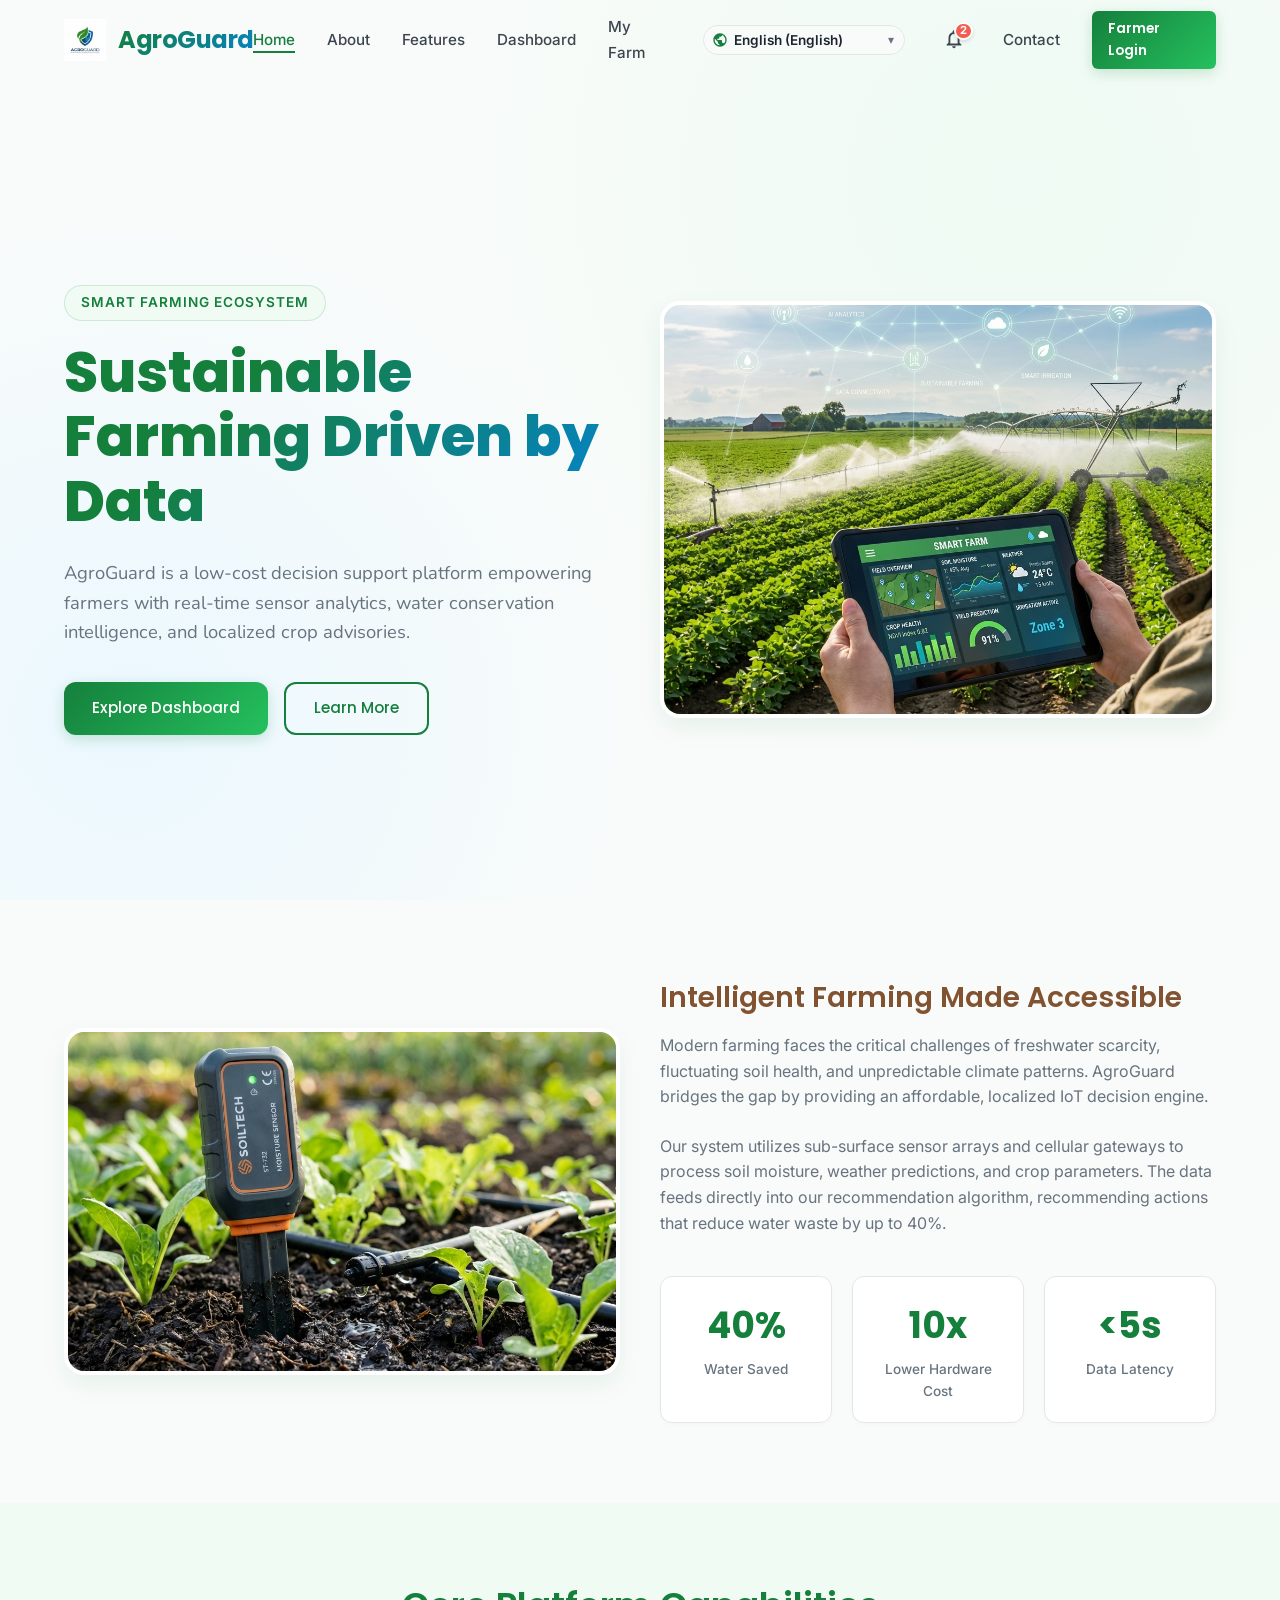
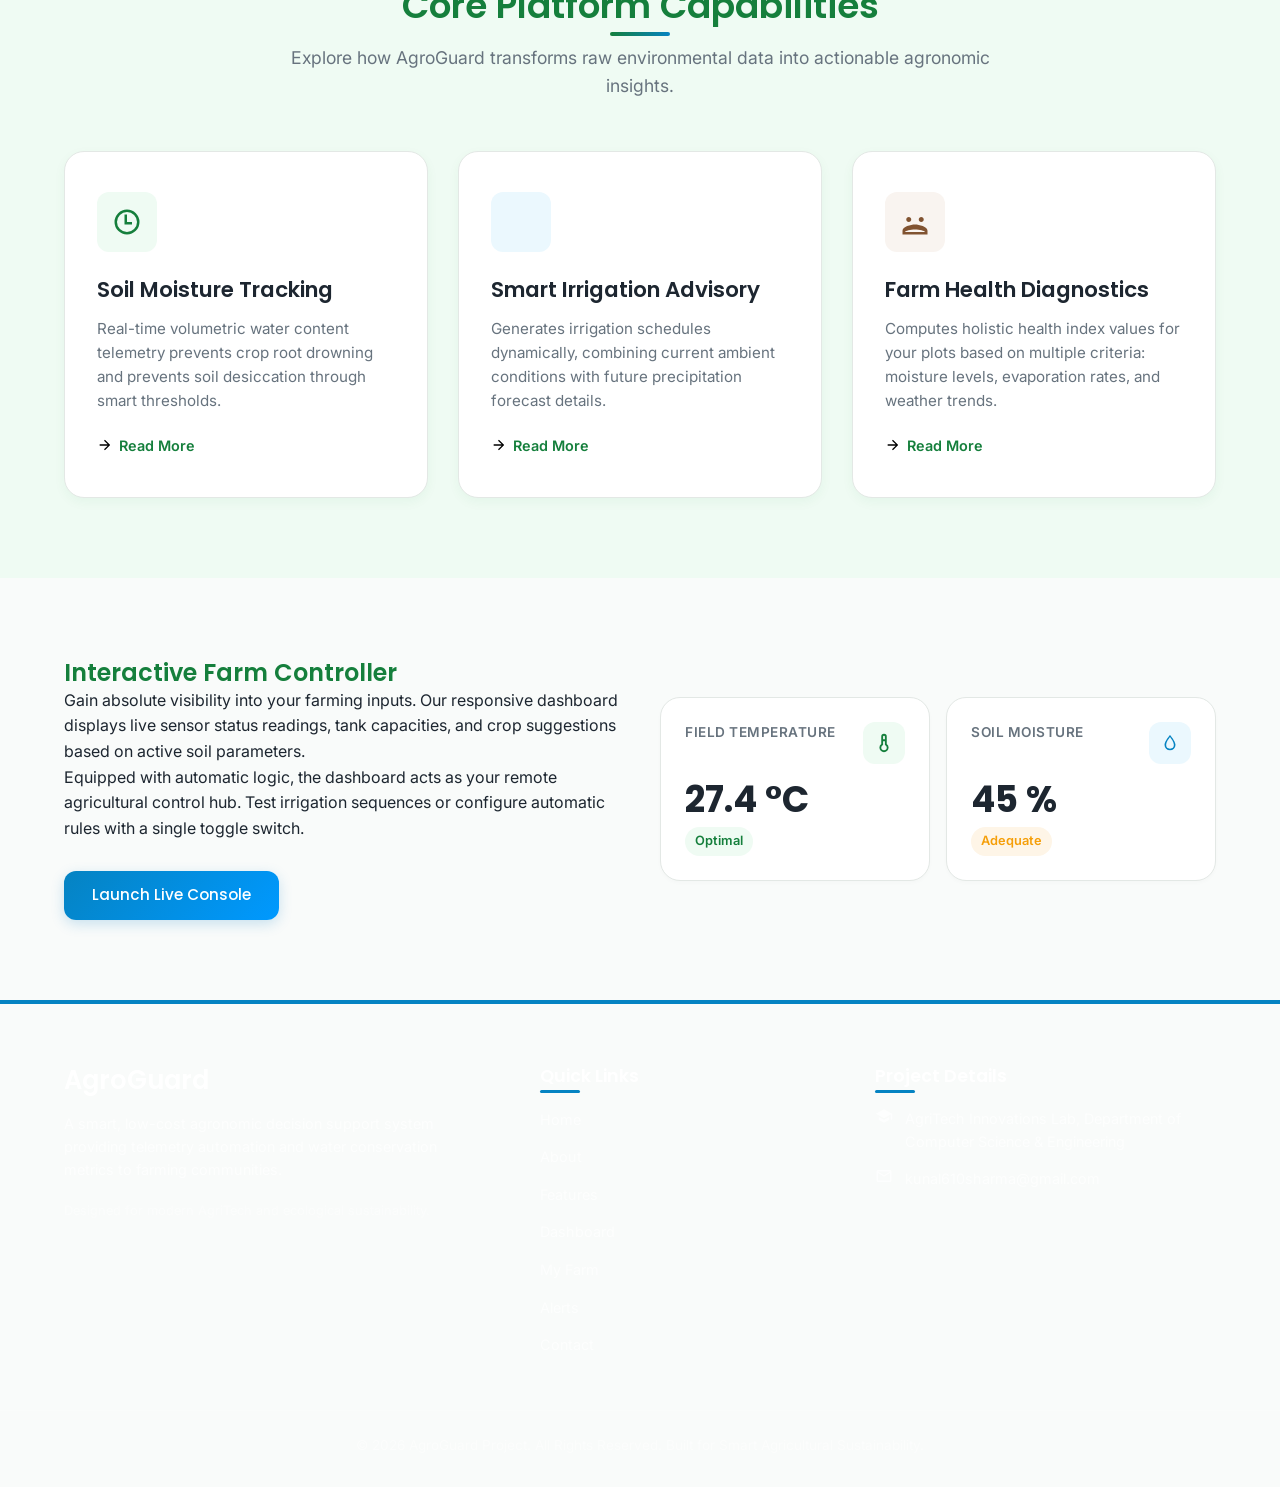
<file: frontend/index.html>
<!DOCTYPE html>
<html lang="en">
<head>
  <meta charset="UTF-8">
  <meta name="viewport" content="width=device-width, initial-scale=1.0">
  <meta name="description" content="AgroGuard is a low-cost, smart farming decision support system designed to optimize irrigation, monitor real-time soil health, and promote sustainable agriculture.">
  <link rel="stylesheet" href="css/style.css">
  <script src="js/translations.js"></script>
  <script src="js/i18n.js"></script>
</head>
<body>

  <!-- Sticky Navigation Bar -->
  <nav class="navbar" id="mainNavbar">
    <div class="container">
      <a href="index.html" class="logo-link" id="navLogoLink">
        <img src="assets/logo/logo.png" alt="AgroGuard Logo" class="logo-img" id="navLogoImg">
        <span class="logo-text" id="navLogoText">AgroGuard</span>
      </a>
      
      <button class="hamburger" id="menuHamburger" aria-label="Toggle Menu">
        <span></span>
        <span></span>
        <span></span>
      </button>

      <ul class="nav-menu" id="navMenu">
        <li class="nav-item"><a href="index.html" class="nav-link active" id="navLinkHome" data-i18n="nav.home">Home</a></li>
        <li class="nav-item"><a href="about.html" class="nav-link" id="navLinkAbout" data-i18n="nav.about">About</a></li>
        <li class="nav-item"><a href="features.html" class="nav-link" id="navLinkFeatures" data-i18n="nav.features">Features</a></li>
        <li class="nav-item"><a href="dashboard.html" class="nav-link" id="navLinkDashboard" data-i18n="nav.dashboard">Dashboard</a></li>
        <li class="nav-item"><a href="profile.html" class="nav-link" id="navLinkProfile" data-i18n="nav.my_farm">My Farm</a></li>
        <li class="nav-item">
          <a href="alerts.html" class="nav-link nav-bell-link" id="navLinkAlerts" aria-label="Notifications">
            <svg viewBox="0 0 24 24"><path d="M12 22c1.1 0 2-.9 2-2h-4c0 1.1.9 2 2 2zm6-6v-5c0-3.07-1.63-5.64-4.5-6.32V4c0-.83-.67-1.5-1.5-1.5s-1.5.67-1.5 1.5v.68C7.64 5.36 6 7.92 6 11v5l-2 2v1h16v-1l-2-2zm-2 1H8v-6c0-2.48 1.51-4.5 4-4.5s4 2.02 4 4.5v6z"/></svg>
            <span class="bell-badge" id="navBellBadge" style="display: none;">0</span>
          </a>
        </li>
        <li class="nav-item"><a href="contact.html" class="nav-link" id="navLinkContact" data-i18n="nav.contact">Contact</a></li>
      </ul>
    </div>
  </nav>

  <!-- Hero Section -->
  <header class="hero" id="homeHero">
    <div class="container grid-2">
      <div class="hero-content reveal" id="heroContent">
        <span class="hero-tag" id="heroTag" data-i18n="home.hero_tag">Smart Farming Ecosystem</span>
        <h1 id="heroTitle" data-i18n="home.hero_title">Sustainable Farming Driven by Data</h1>
        <p id="heroDesc" data-i18n="home.hero_desc">AgroGuard is a low-cost decision support platform empowering farmers with real-time sensor analytics, water conservation intelligence, and localized crop advisories.</p>
        <div class="hero-actions" id="heroActions">
          <a href="dashboard.html" class="btn btn-primary" id="btnExploreDashboard" data-i18n="home.explore_btn">Explore Dashboard</a>
          <a href="about.html" class="btn btn-secondary" id="btnLearnMore" data-i18n="home.learn_more">Learn More</a>
        </div>
      </div>
      <div class="hero-image-wrapper reveal" id="heroImageWrapper">
        <img src="assets/images/hero_farm.png" alt="Tablet displaying smart farming dashboard in front of a green crop field" class="hero-image" id="heroImg">
      </div>
    </div>
  </header>

  <!-- AgroGuard Introduction Section -->
  <section class="section" id="introductionSection">
    <div class="container grid-2 intro-grid">
      <div class="reveal" id="introGraphic">
        <div class="hero-image-wrapper" style="aspect-ratio: 16/10;">
          <img src="assets/images/about_farm.png" alt="Close-up of smart soil sensor probe in fertile ground with drip irrigation" class="hero-image" id="introImg">
        </div>
      </div>
      <div class="intro-text reveal" id="introDetails">
        <h3 id="introTitle" data-i18n="home.intro_title">Intelligent Farming Made Accessible</h3>
        <p id="introParagraph1" data-i18n="home.intro_p1">Modern farming faces the critical challenges of freshwater scarcity, fluctuating soil health, and unpredictable climate patterns. AgroGuard bridges the gap by providing an affordable, localized IoT decision engine.</p>
        <p id="introParagraph2" data-i18n="home.intro_p2">Our system utilizes sub-surface sensor arrays and cellular gateways to process soil moisture, weather predictions, and crop parameters. The data feeds directly into our recommendation algorithm, recommending actions that reduce water waste by up to 40%.</p>
        
        <!-- Animated Counter Stats -->
        <div class="intro-stats" id="introStats">
          <div class="stat-item" id="statWater">
            <div class="stat-number" id="numWater">40%</div>
            <div class="stat-label" id="labelWater" data-i18n="home.stat_water">Water Saved</div>
          </div>
          <div class="stat-item" id="statCost">
            <div class="stat-number" id="numCost">10x</div>
            <div class="stat-label" id="labelCost" data-i18n="home.stat_cost">Lower Hardware Cost</div>
          </div>
          <div class="stat-item" id="statLatency">
            <div class="stat-number" id="numLatency">&lt;5s</div>
            <div class="stat-label" id="labelLatency" data-i18n="home.stat_latency">Data Latency</div>
          </div>
        </div>
      </div>
    </div>
  </section>

  <!-- Features Overview -->
  <section class="section section-bg-light" id="featuresHighlightSection">
    <div class="container">
      <div class="section-header reveal" id="featuresHeader">
        <h2 id="featuresTitle" data-i18n="home.core_title">Core Platform Capabilities</h2>
        <p id="featuresDesc" data-i18n="home.core_desc">Explore how AgroGuard transforms raw environmental data into actionable agronomic insights.</p>
      </div>

      <div class="grid-3" id="featuresHighlightsGrid">
        <!-- Highlight Card 1 -->
        <div class="feature-card reveal" id="cardMoisture">
          <div class="feature-icon-wrapper" id="iconMoisture">
            <svg viewBox="0 0 24 24"><path d="M12,2A10,10 0 0,0 2,12A10,10 0 0,0 12,22A10,10 0 0,0 22,12A10,10 0 0,0 12,2M12,4A8,8 0 0,1 20,12A8,8 0 0,1 12,20A8,8 0 0,1 4,12A8,8 0 0,1 12,4M12,6V12H16V14H10V6H12Z"/></svg>
          </div>
          <h3 id="moistureTitle" data-i18n="home.moisture_title">Soil Moisture Tracking</h3>
          <p id="moistureDesc" data-i18n="home.moisture_desc">Real-time volumetric water content telemetry prevents crop root drowning and prevents soil desiccation through smart thresholds.</p>
          <a href="features.html#soil-moisture" class="feature-link" id="linkMoistureDetail" data-i18n="home.read_more" data-i18n-keep-children="true">
            Read More 
            <svg viewBox="0 0 24 24"><path d="M4,11V13H16L10.5,18.5L11.92,19.92L19.84,12L11.92,4.08L10.5,5.5L16,11H4Z"/></svg>
          </a>
        </div>

        <!-- Highlight Card 2 -->
        <div class="feature-card reveal" id="cardIrrigation">
          <div class="feature-icon-wrapper" style="color:var(--accent-blue); background-color:var(--accent-blue-light);" id="iconIrrigation">
            <svg viewBox="0 0 24 24"><path d="M12,2F1 21.6,15 22,15C22,18.87 18.87,22 15,22C11.13,22 8,18.87 8,15C8,11.66 12,2 12,2M12,5.56C10.45,9.2 9.8,11.83 9.8,15C9.8,17.87 12.13,20.2 15,20.2C17.87,20.2 20.2,17.87 20.2,15C20.2,11.83 19.55,9.2 18,5.56H12Z"/></svg>
          </div>
          <h3 id="irrigationTitle" data-i18n="home.irrigation_title">Smart Irrigation Advisory</h3>
          <p id="irrigationDesc" data-i18n="home.irrigation_desc">Generates irrigation schedules dynamically, combining current ambient conditions with future precipitation forecast details.</p>
          <a href="features.html#irrigation-advisory" class="feature-link" id="linkIrrigationDetail" data-i18n="home.read_more" data-i18n-keep-children="true">
            Read More 
            <svg viewBox="0 0 24 24"><path d="M4,11V13H16L10.5,18.5L11.92,19.92L19.84,12L11.92,4.08L10.5,5.5L16,11H4Z"/></svg>
          </a>
        </div>

        <!-- Highlight Card 3 -->
        <div class="feature-card reveal" id="cardHealth">
          <div class="feature-icon-wrapper" style="color:var(--accent-brown); background-color:var(--accent-brown-light);" id="iconHealth">
            <svg viewBox="0 0 24 24"><path d="M17,8C15.9,8 15,8.9 15,10C15,11.1 15.9,12 17,12C18.1,12 19,11.1 19,10C19,8.9 18.1,8 17,8M7,8C5.9,8 5,8.9 5,10C5,11.1 5.9,12 7,12C8.1,12 9,11.1 9,10C9,8.9 8.1,8 7,8M12,14C8.67,14 2,15.67 2,19V22H22V19C22,15.67 15.33,14 12,14M4,20C4.33,19.03 8.35,18 12,18C15.65,18 19.67,19.03 20,20H4Z"/></svg>
          </div>
          <h3 id="healthTitle" data-i18n="home.health_title">Farm Health Diagnostics</h3>
          <p id="healthDesc" data-i18n="home.health_desc">Computes holistic health index values for your plots based on multiple criteria: moisture levels, evaporation rates, and weather trends.</p>
          <a href="features.html#health-index" class="feature-link" id="linkHealthDetail" data-i18n="home.read_more" data-i18n-keep-children="true">
            Read More 
            <svg viewBox="0 0 24 24"><path d="M4,11V13H16L10.5,18.5L11.92,19.92L19.84,12L11.92,4.08L10.5,5.5L16,11H4Z"/></svg>
          </a>
        </div>
      </div>
    </div>
  </section>

  <!-- Dashboard Teaser Section -->
  <section class="section" id="dashboardTeaserSection">
    <div class="container grid-2">
      <div class="reveal" id="teaserDetails">
        <h2 id="teaserTitle" data-i18n="home.teaser_title">Interactive Farm Controller</h2>
        <p id="teaserParagraph1" data-i18n="home.teaser_p1">Gain absolute visibility into your farming inputs. Our responsive dashboard displays live sensor status readings, tank capacities, and crop suggestions based on active soil parameters.</p>
        <p id="teaserParagraph2" data-i18n="home.teaser_p2">Equipped with automatic logic, the dashboard acts as your remote agricultural control hub. Test irrigation sequences or configure automatic rules with a single toggle switch.</p>
        <div style="margin-top: 30px;" id="teaserActions">
          <a href="dashboard.html" class="btn btn-blue" id="btnLaunchConsole" data-i18n="home.teaser_btn">Launch Live Console</a>
        </div>
      </div>

      <div class="reveal" id="teaserGraphic">
        <!-- Visual teaser mocking metric widgets -->
        <div class="dashboard-grid" style="grid-template-columns: 1fr 1fr; gap: 16px;">
          <div class="dashboard-card" style="min-height: auto;" id="teaserCardTemp">
            <div class="dashboard-card-top">
              <span class="dashboard-card-title" data-i18n="dash.card_temp">Temperature</span>
              <div class="dashboard-card-icon"><svg viewBox="0 0 24 24"><path d="M15,13V5A3,3 0 0,0 12,2A3,3 0 0,0 9,5V13A5,5 0 0,0 7,17A5,5 0 0,0 12,22A5,5 0 0,0 17,17A5,5 0 0,0 15,13M12,4A1,1 0 0,1 13,5V8H11V5A1,1 0 0,1 12,4M12,20A3,3 0 0,1 9,17A3,3 0 0,1 10.5,14.5L11,14.17V10H13V14.17L13.5,14.5A3,3 0 0,1 15,17A3,3 0 0,1 12,20Z"/></svg></div>
            </div>
            <div class="dashboard-card-value">27.4 °C</div>
            <div class="dashboard-card-status normal" data-i18n="status.optimal">Optimal</div>
          </div>
          
          <div class="dashboard-card" style="min-height: auto;" id="teaserCardMoisture">
            <div class="dashboard-card-top">
              <span class="dashboard-card-title" data-i18n="dash.card_moisture">Soil Moisture</span>
              <div class="dashboard-card-icon blue-theme"><svg viewBox="0 0 24 24"><path d="M12,20A6,6 0 0,1 6,14C6,10 12,3.25 12,3.25C12,3.25 18,10 18,14A6,6 0 0,1 12,20M12,5.5C10.5,7.5 7.8,11.2 7.8,14A4.2,4.2 0 0,0 12,18.2A4.2,4.2 0 0,0 16.2,14C16.2,11.2 13.5,7.5 12,5.5Z"/></svg></div>
            </div>
            <div class="dashboard-card-value">45 %</div>
            <div class="dashboard-card-status warning" data-i18n="status.adequate">Adequate</div>
          </div>
        </div>
      </div>
    </div>
  </section>

  <!-- Footer Section -->
  <footer class="footer" id="mainFooter">
    <div class="container footer-grid">
      <div class="footer-brand" id="footerBrand">
        <h4>AgroGuard</h4>
        <p data-i18n="common.footer_desc">A smart, low-cost agronomic decision support system providing telemetry automation and water conservation metrics to farming communities.</p>
        <p style="font-size: 0.8rem; opacity: 0.6;" data-i18n="common.footer_tagline">Designed for modern AgriTech and ecological sustainability.</p>
      </div>

      <div class="footer-links" id="footerLinks">
        <h5 data-i18n="common.quick_links">Quick Links</h5>
        <ul class="footer-links-list">
          <li><a href="index.html" id="footLinkHome" data-i18n="nav.home">Home</a></li>
          <li><a href="about.html" id="footLinkAbout" data-i18n="nav.about">About Project</a></li>
          <li><a href="features.html" id="footLinkFeatures" data-i18n="nav.features">Platform Features</a></li>
          <li><a href="dashboard.html" id="footLinkDashboard" data-i18n="nav.dashboard">Live Dashboard</a></li>
          <li><a href="profile.html" id="footLinkProfile" data-i18n="nav.my_farm">My Farm</a></li>
          <li><a href="alerts.html" id="footLinkAlerts" data-i18n="nav.alerts">Alerts & Notifications</a></li>
          <li><a href="contact.html" id="footLinkContact" data-i18n="nav.contact">Contact Team</a></li>
        </ul>
      </div>

      <div class="footer-contact" id="footerContact">
        <h5 data-i18n="common.project_details">Project Details</h5>
        <div class="footer-contact-item" id="footDetailsCollege">
          <div class="footer-contact-icon">
            <svg viewBox="0 0 24 24"><path d="M12,3L1,9L12,15L21,10.09V17H23V9M5,13.18V17.18L12,21L19,17.18V13.18L12,17L5,13.18Z" fill="currentColor"/></svg>
          </div>
          <span data-i18n="common.college_dept">AgriTech Innovations Lab, Department of Computer Science & Engineering</span>
        </div>
        <div class="footer-contact-item" id="footDetailsEmail">
          <div class="footer-contact-icon">
            <svg viewBox="0 0 24 24"><path d="M20,4H4C2.89,4 2,4.89 2,6V18A2,2 0 0,0 4,20H20A2,2 0 0,0 22,18V6C22,4.89 21.1,4 20,4M20,6L12,11L4,6H20M20,18H4V8L12,13L20,8V18Z" fill="currentColor"/></svg>
          </div>
          <span>kunal610sharma@gmail.com</span>
        </div>
      </div>
    </div>
    
    <div class="footer-bottom" id="footerBottom">
      <p data-i18n="common.copyright">&copy; 2026 AgroGuard Project. All Rights Reserved. Built for Smart Agricultural Sustainability.</p>
    </div>
  </footer>

  <script src="js/auth.js"></script>
  <script src="js/notifications.js"></script>
  <script src="js/app.js"></script>
</body>
</html>
</file>
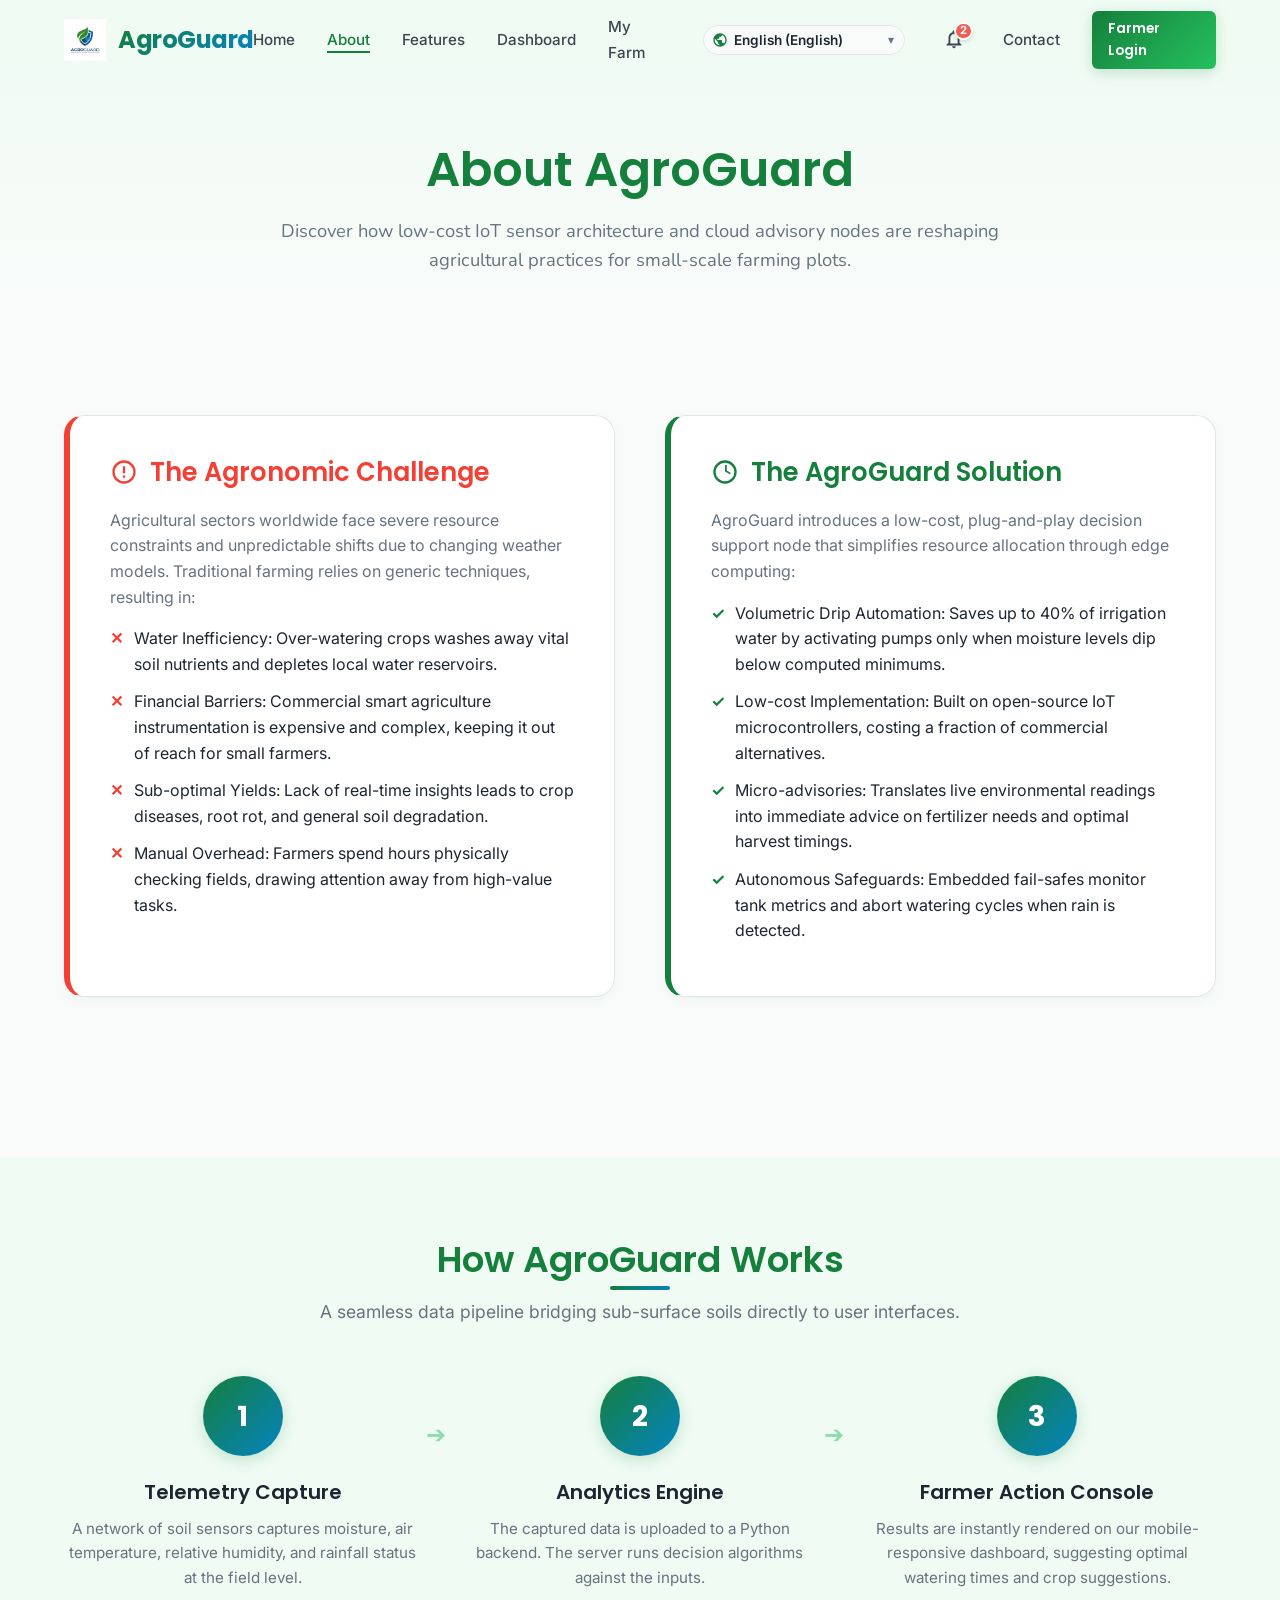
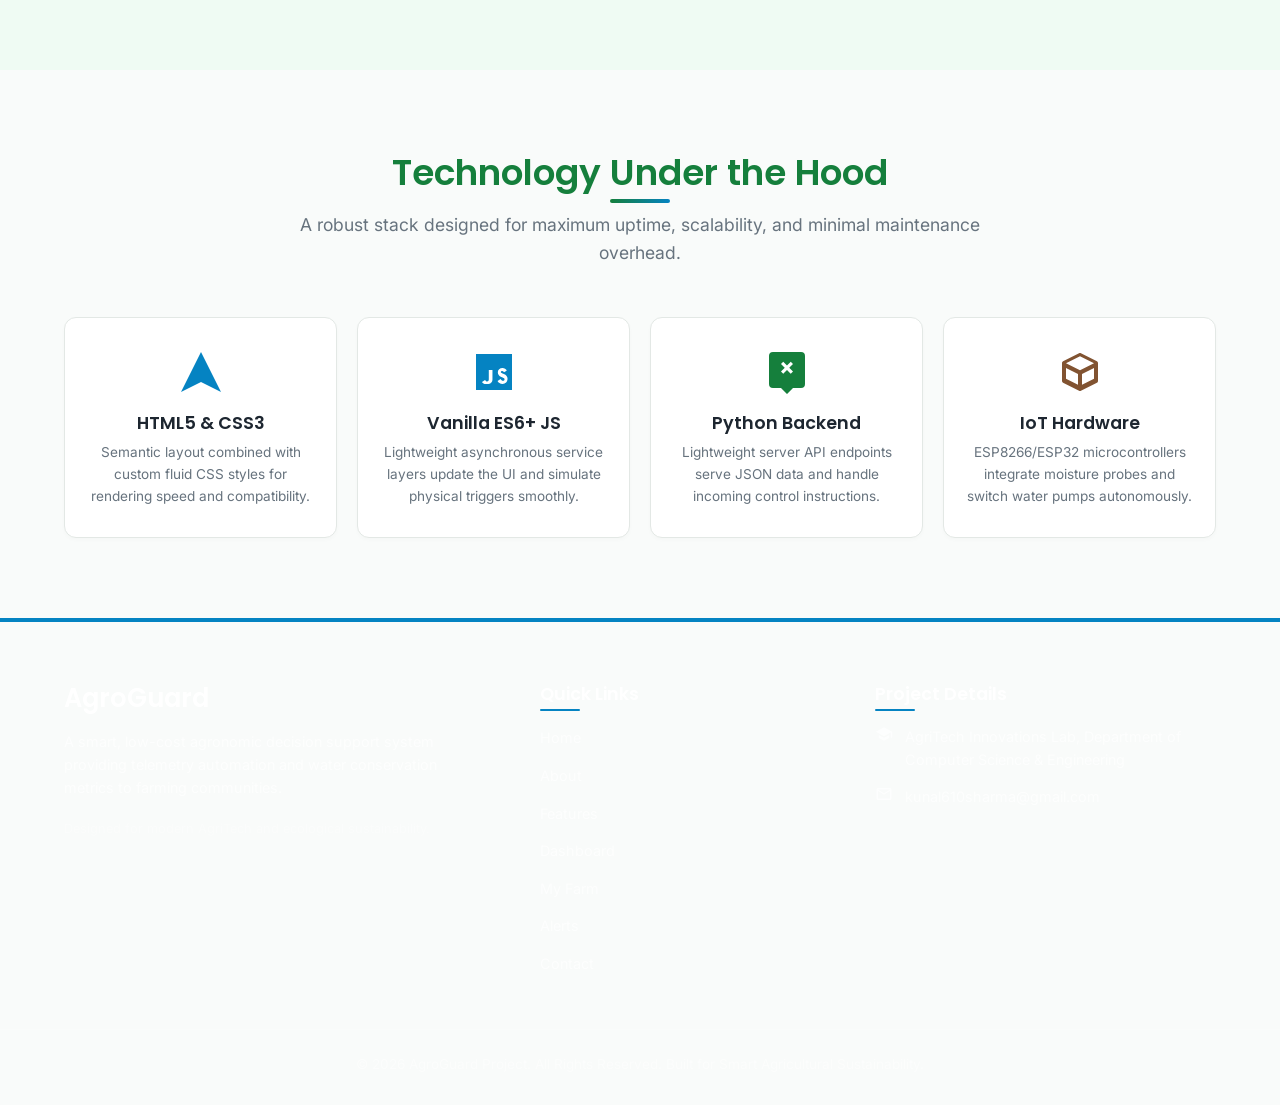
<file: frontend/about.html>
<!DOCTYPE html>
<html lang="en">
<head>
  <meta charset="UTF-8">
  <meta name="viewport" content="width=device-width, initial-scale=1.0">
  <meta name="description" content="Learn about the inspiration behind AgroGuard, our target objectives, architectural layout, and the sustainable technology stack we employ.">
  <link rel="stylesheet" href="css/style.css">
  <script src="js/translations.js"></script>
  <script src="js/i18n.js"></script>
</head>
<body>

  <!-- Sticky Navigation Bar -->
  <nav class="navbar" id="mainNavbar">
    <div class="container">
      <a href="index.html" class="logo-link" id="navLogoLink">
        <img src="assets/logo/logo.png" alt="AgroGuard Logo" class="logo-img" id="navLogoImg">
        <span class="logo-text" id="navLogoText">AgroGuard</span>
      </a>
      
      <button class="hamburger" id="menuHamburger" aria-label="Toggle Menu">
        <span></span>
        <span></span>
        <span></span>
      </button>

      <ul class="nav-menu" id="navMenu">
        <li class="nav-item"><a href="index.html" class="nav-link" id="navLinkHome" data-i18n="nav.home">Home</a></li>
        <li class="nav-item"><a href="about.html" class="nav-link active" id="navLinkAbout" data-i18n="nav.about">About</a></li>
        <li class="nav-item"><a href="features.html" class="nav-link" id="navLinkFeatures" data-i18n="nav.features">Features</a></li>
        <li class="nav-item"><a href="dashboard.html" class="nav-link" id="navLinkDashboard" data-i18n="nav.dashboard">Dashboard</a></li>
        <li class="nav-item"><a href="profile.html" class="nav-link" id="navLinkProfile" data-i18n="nav.my_farm">My Farm</a></li>
        <li class="nav-item">
          <a href="alerts.html" class="nav-link nav-bell-link" id="navLinkAlerts" aria-label="Notifications">
            <svg viewBox="0 0 24 24"><path d="M12 22c1.1 0 2-.9 2-2h-4c0 1.1.9 2 2 2zm6-6v-5c0-3.07-1.63-5.64-4.5-6.32V4c0-.83-.67-1.5-1.5-1.5s-1.5.67-1.5 1.5v.68C7.64 5.36 6 7.92 6 11v5l-2 2v1h16v-1l-2-2zm-2 1H8v-6c0-2.48 1.51-4.5 4-4.5s4 2.02 4 4.5v6z"/></svg>
            <span class="bell-badge" id="navBellBadge" style="display: none;">0</span>
          </a>
        </li>
        <li class="nav-item"><a href="contact.html" class="nav-link" id="navLinkContact" data-i18n="nav.contact">Contact</a></li>
      </ul>
    </div>
  </nav>

  <!-- About Hero Section -->
  <header class="about-hero" id="aboutHero">
    <div class="container">
      <h1 id="aboutTitle" data-i18n="about.hero_title">About AgroGuard</h1>
      <p class="about-intro-text" id="aboutSubtitle" data-i18n="about.hero_subtitle">Discover how low-cost IoT sensor architecture and cloud advisory nodes are reshaping agricultural practices for small-scale farming plots.</p>
    </div>
  </header>

  <!-- Problem Statement vs. Solution -->
  <section class="section" id="problemSolutionSection">
    <div class="container problem-solution-section">
      <!-- Problem Card -->
      <div class="about-card problem reveal" id="cardProblem">
        <h3 id="problemTitle" data-i18n="about.problem_title" data-i18n-keep-children="true">
          <svg style="width:28px;height:28px;" viewBox="0 0 24 24"><path d="M11,15H13V17H11V15M11,7H13V13H11V7M12,2C6.47,2 2,6.47 2,12A10,10 0 0,0 12,22A10,10 0 0,0 22,12A10,10 0 0,0 12,2M12,20A8,8 0 0,1 4,12A8,8 0 0,1 12,4A8,8 0 0,1 20,12A8,8 0 0,1 12,20Z" fill="currentColor"/></svg>
          The Problem
        </h3>
        <p id="problemIntro" data-i18n="about.problem_intro">Agricultural sectors worldwide face severe resource constraints and unpredictable shifts due to changing weather models. Traditional farming relies on generic techniques, resulting in:</p>
        <ul id="problemList">
          <li data-i18n="about.problem_water"><strong>Water Inefficiency:</strong> Over-watering crops washes away vital soil nutrients and depletes local water reservoirs.</li>
          <li data-i18n="about.problem_finance"><strong>Financial Barriers:</strong> Commercial smart agriculture instrumentation is expensive and complex, keeping it out of reach for small farmers.</li>
          <li data-i18n="about.problem_yield"><strong>Sub-optimal Yields:</strong> Lack of real-time insights leads to crop diseases, root rot, and general soil degradation.</li>
          <li data-i18n="about.problem_manual"><strong>Manual Overhead:</strong> Farmers spend hours physically checking fields, drawing attention away from high-value tasks.</li>
        </ul>
      </div>

      <!-- Solution Card -->
      <div class="about-card solution reveal" id="cardSolution">
        <h3 id="solutionTitle" data-i18n="about.solution_title" data-i18n-keep-children="true">
          <svg style="width:28px;height:28px;" viewBox="0 0 24 24"><path d="M12,2A10,10 0 0,0 2,12A10,10 0 0,0 12,22A10,10 0 0,0 22,12A10,10 0 0,0 12,2M12,4A8,8 0 0,1 20,12A8,8 0 0,1 12,20A8,8 0 0,1 4,12A8,8 0 0,1 12,4M12,6V11.5L16.25,14L17,12.75L13.5,10.68V6H12Z" fill="currentColor"/></svg>
          The AgroGuard Solution
        </h3>
        <p id="solutionIntro" data-i18n="about.solution_intro">AgroGuard introduces a low-cost, plug-and-play decision support node that simplifies resource allocation through edge computing:</p>
        <ul id="solutionList">
          <li data-i18n="about.solution_drip"><strong>Volumetric Drip Automation:</strong> Saves up to 40% of irrigation water by activating pumps only when moisture levels dip below computed minimums.</li>
          <li data-i18n="about.solution_cost"><strong>Low-cost Implementation:</strong> Built on open-source IoT microcontrollers, costing a fraction of commercial alternatives.</li>
          <li data-i18n="about.solution_advisory"><strong>Micro-advisories:</strong> Translates live environmental readings into immediate advice on fertilizer needs and optimal harvest timings.</li>
          <li data-i18n="about.solution_safeguard"><strong>Autonomous Safeguards:</strong> Embedded fail-safes monitor tank metrics and abort watering cycles when rain is detected.</li>
        </ul>
      </div>
    </div>
  </section>

  <!-- Working Principle (Timeline) -->
  <section class="section section-bg-light" id="workingPrincipleSection">
    <div class="container">
      <div class="section-header reveal" id="workingHeader">
        <h2 id="workingTitle" data-i18n="about.how_title">How AgroGuard Works</h2>
        <p id="workingDesc" data-i18n="about.how_desc">A seamless data pipeline bridging sub-surface soils directly to user interfaces.</p>
      </div>

      <div class="working-grid" id="workingStepsGrid">
        <!-- Step 1 -->
        <div class="working-step reveal" id="stepDataAcquisition">
          <div class="step-num flex-center" id="stepNum1">1</div>
          <h4 id="stepTitle1" data-i18n="about.step1_title">Telemetry Capture</h4>
          <p id="stepDesc1" data-i18n="about.step1_desc">A network of soil sensors captures moisture, air temperature, relative humidity, and rainfall status at the field level.</p>
        </div>

        <!-- Step 2 -->
        <div class="working-step reveal" id="stepTransmission">
          <div class="step-num flex-center" id="stepNum2">2</div>
          <h4 id="stepTitle2" data-i18n="about.step2_title">Analytics Engine</h4>
          <p id="stepDesc2" data-i18n="about.step2_desc">The captured data is uploaded to a Python backend. The server runs crop prediction algorithms against the inputs.</p>
        </div>

        <!-- Step 3 -->
        <div class="working-step reveal" id="stepAdvisory">
          <div class="step-num flex-center" id="stepNum3">3</div>
          <h4 id="stepTitle3" data-i18n="about.step3_title">Farmer Action Console</h4>
          <p id="stepDesc3" data-i18n="about.step3_desc">Results are instantly rendered on our mobile-responsive dashboard, suggesting optimal watering times and crop suggestions.</p>
        </div>
      </div>
    </div>
  </section>

  <!-- Tech Stack Section -->
  <section class="section" id="techStackSection">
    <div class="container">
      <div class="section-header reveal" id="techHeader">
        <h2 id="techTitle" data-i18n="about.tech_title">Technology Under the Hood</h2>
        <p id="techDesc" data-i18n="about.tech_desc">A robust stack designed for maximum uptime, scalability, and minimal maintenance overhead.</p>
      </div>

      <div class="tech-grid" id="techCardsGrid">
        <!-- Tech Card 1 -->
        <div class="tech-card reveal" id="techHtml">
          <div class="tech-icon flex-center" id="techIconHtml">
            <svg viewBox="0 0 24 24"><path d="M12,2L2,22L12,17L22,22L12,2Z" fill="currentColor"/></svg>
          </div>
          <h5 id="techTitleHtml" data-i18n="about.tech_html_title">HTML5 & CSS3</h5>
          <p id="techDescHtml" data-i18n="about.tech_html_desc">Semantic layout combined with custom fluid CSS styles for rendering speed and compatibility.</p>
        </div>

        <!-- Tech Card 2 -->
        <div class="tech-card reveal" id="techJs">
          <div class="tech-icon flex-center" id="techIconJs">
            <svg viewBox="0 0 24 24"><path d="M3,3V21H21V3H3M7.73,18.04C7.03,18.04 6.45,17.7 6,17C6.46,16.73 7.08,16.3 7.5,16C7.81,16.46 8.08,16.76 8.56,16.76C9.07,16.76 9.4,16.43 9.4,15.77V11H11.23V15.72C11.23,17.1 10.15,18.04 8.78,18.04C8.36,18.04 8.03,18.04 7.73,18.04M16.32,18C15,18 14.21,17.29 13.78,16.5C14.23,16.2 14.86,15.79 15.28,15.5C15.6,16.03 16,16.4 16.5,16.4C16.92,16.4 17.27,16.14 17.27,15.72C17.27,15.3 17,15.11 16.29,14.81L15.65,14.54C14.5,14.07 13.92,13.25 13.92,12.18C13.92,10.9 14.9,10 16.27,10C17.22,10 18,10.5 18.4,11.2C17.96,11.5 17.38,11.9 17,12.16C16.72,11.75 16.4,11.5 16.07,11.5C15.7,11.5 15.42,11.72 15.42,12.06C15.42,12.38 15.65,12.5 16.28,12.77L16.92,13.04C18.15,13.56 18.77,14.27 18.77,15.39C18.77,16.89 17.7,18 16.32,18Z" fill="currentColor"/></svg>
          </div>
          <h5 id="techTitleJs" data-i18n="about.tech_js_title">Vanilla ES6+ JS</h5>
          <p id="techDescJs" data-i18n="about.tech_js_desc">Lightweight asynchronous service layers update the UI and simulate physical triggers smoothly.</p>
        </div>

        <!-- Tech Card 3 -->
        <div class="tech-card reveal" id="techFlask">
          <div class="tech-icon flex-center" style="color:var(--primary-green);" id="techIconFlask">
            <svg viewBox="0 0 24 24"><path d="M19,2H5A2,2 0 0,0 3,4V18A2,2 0 0,0 5,20H9L12,23L15,20H19A2,2 0 0,0 21,18V4A2,2 0 0,0 19,2M13.88,12.88L12,11L10.12,12.88L9,11.76L10.88,9.88L9,8L10.12,6.88L12,8.76L13.88,6.88L15,8L13.12,9.88L15,11.76L13.88,12.88Z" fill="currentColor"/></svg>
          </div>
          <h5 id="techTitleFlask" data-i18n="about.tech_backend_title">Python Backend</h5>
          <p id="techDescFlask" data-i18n="about.tech_backend_desc">Lightweight server API endpoints serve JSON data and handle incoming control instructions.</p>
        </div>

        <!-- Tech Card 4 -->
        <div class="tech-card reveal" id="techHardware">
          <div class="tech-icon flex-center" style="color:var(--accent-brown);" id="techIconHardware">
            <svg viewBox="0 0 24 24"><path d="M21,16.5C21,16.88 20.79,17.21 20.47,17.38L12.47,21.38C12.17,21.53 11.83,21.53 11.53,21.38L3.53,17.38C3.21,17.21 3,16.88 3,16.5V7.5C3,7.12 3.21,6.79 3.53,6.62L11.53,2.62C11.83,2.47 12.17,2.47 12.47,2.62L20.47,6.62C20.79,6.79 21,7.12 21,7.5V16.5M12,4.15L5,7.65L12,11.15L19,7.65L12,4.15M5,9.97V15.38L11,18.38V12.97L5,9.97M19,9.97L13,12.97V18.38L19,15.38V9.97Z" fill="currentColor"/></svg>
          </div>
          <h5 id="techTitleHardware" data-i18n="about.tech_hardware_title">IoT Hardware</h5>
          <p id="techDescHardware" data-i18n="about.tech_hardware_desc">ESP8266/ESP32 microcontrollers integrate moisture probes and switch water pumps autonomously.</p>
        </div>
      </div>
    </div>
  </section>

  <!-- Footer Section -->
  <footer class="footer" id="mainFooter">
    <div class="container footer-grid">
      <div class="footer-brand" id="footerBrand">
        <h4>AgroGuard</h4>
        <p data-i18n="common.footer_desc">A smart, low-cost agronomic decision support system providing telemetry automation and water conservation metrics to farming communities.</p>
        <p style="font-size: 0.8rem; opacity: 0.6;" data-i18n="common.footer_tagline">Designed for modern AgriTech and ecological sustainability.</p>
      </div>

      <div class="footer-links" id="footerLinks">
        <h5 data-i18n="common.quick_links">Quick Links</h5>
        <ul class="footer-links-list">
          <li><a href="index.html" id="footLinkHome" data-i18n="nav.home">Home</a></li>
          <li><a href="about.html" id="footLinkAbout" data-i18n="nav.about">About Project</a></li>
          <li><a href="features.html" id="footLinkFeatures" data-i18n="nav.features">Platform Features</a></li>
          <li><a href="dashboard.html" id="footLinkDashboard" data-i18n="nav.dashboard">Live Dashboard</a></li>
          <li><a href="profile.html" id="footLinkProfile" data-i18n="nav.my_farm">My Farm</a></li>
          <li><a href="alerts.html" id="footLinkAlerts" data-i18n="nav.alerts">Alerts & Notifications</a></li>
          <li><a href="contact.html" id="footLinkContact" data-i18n="nav.contact">Contact Team</a></li>
        </ul>
      </div>

      <div class="footer-contact" id="footerContact">
        <h5 data-i18n="common.project_details">Project Details</h5>
        <div class="footer-contact-item" id="footDetailsCollege">
          <div class="footer-contact-icon">
            <svg viewBox="0 0 24 24"><path d="M12,3L1,9L12,15L21,10.09V17H23V9M5,13.18V17.18L12,21L19,17.18V13.18L12,17L5,13.18Z" fill="currentColor"/></svg>
          </div>
          <span data-i18n="common.college_dept">AgriTech Innovations Lab, Department of Computer Science & Engineering</span>
        </div>
        <div class="footer-contact-item" id="footDetailsEmail">
          <div class="footer-contact-icon">
            <svg viewBox="0 0 24 24"><path d="M20,4H4C2.89,4 2,4.89 2,6V18A2,2 0 0,0 4,20H20A2,2 0 0,0 22,18V6C22,4.89 21.1,4 20,4M20,6L12,11L4,6H20M20,18H4V8L12,13L20,8V18Z" fill="currentColor"/></svg>
          </div>
          <span>kunal610sharma@gmail.com</span>
        </div>
      </div>
    </div>
    
    <div class="footer-bottom" id="footerBottom">
      <p data-i18n="common.copyright">&copy; 2026 AgroGuard Project. All Rights Reserved. Built for Smart Agricultural Sustainability.</p>
    </div>
  </footer>

  <script src="js/auth.js"></script>
  <script src="js/notifications.js"></script>
  <script src="js/app.js"></script>
</body>
</html>
</file>
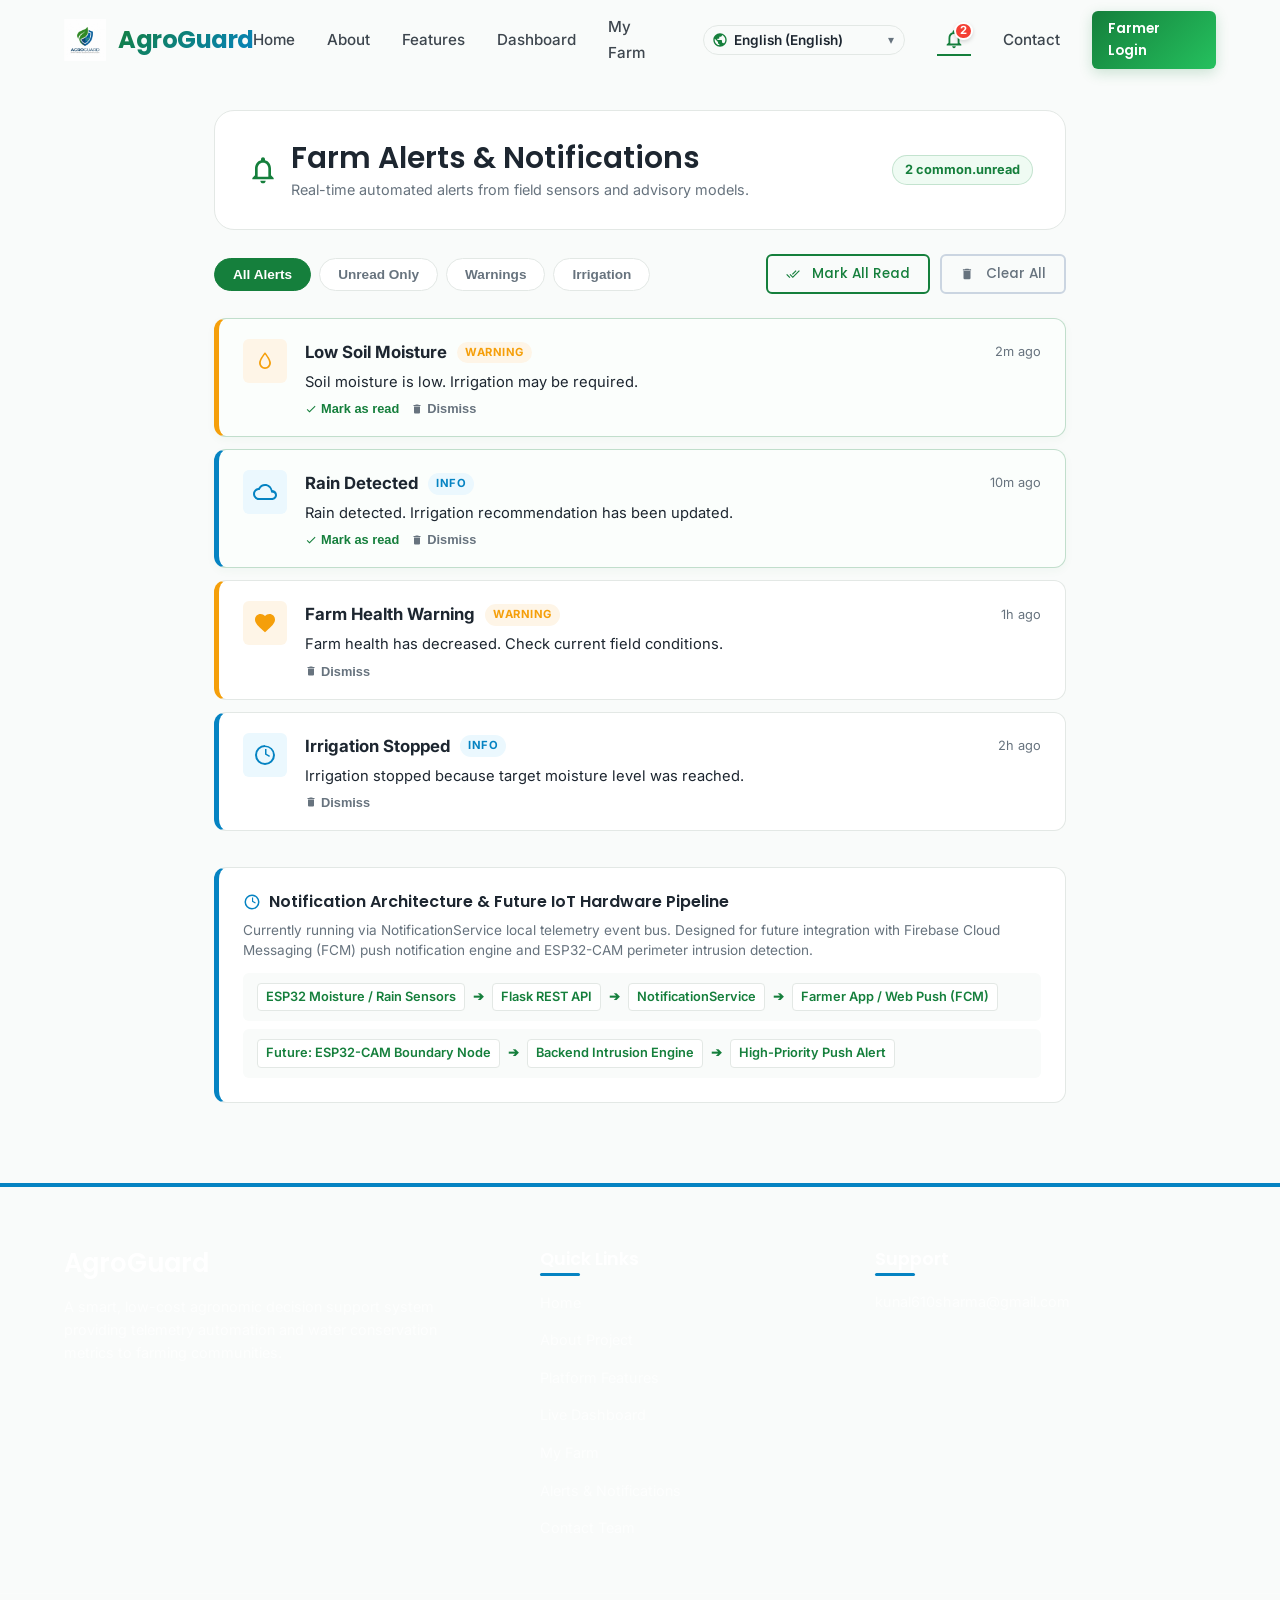
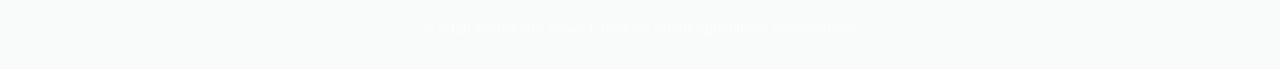
<file: frontend/alerts.html>
<!DOCTYPE html>
<html lang="en">
<head>
  <meta charset="UTF-8">
  <meta name="viewport" content="width=device-width, initial-scale=1.0">
  <meta name="description" content="AgroGuard Farm Alerts and Notifications. Real-time notifications for soil moisture, rain, irrigation events, and health metrics.">
  <title>Farm Alerts & Notifications | AgroGuard</title>
  <link rel="stylesheet" href="css/style.css">
</head>
<body>

  <!-- Sticky Navigation Bar -->
  <nav class="navbar" id="mainNavbar">
    <div class="container">
      <a href="index.html" class="logo-link" id="navLogoLink">
        <img src="assets/logo/logo.png" alt="AgroGuard Logo" class="logo-img" id="navLogoImg">
        <span class="logo-text" id="navLogoText">AgroGuard</span>
      </a>
      
      <button class="hamburger" id="menuHamburger" aria-label="Toggle Menu">
        <span></span>
        <span></span>
        <span></span>
      </button>

      <ul class="nav-menu" id="navMenu">
        <li class="nav-item"><a href="index.html" class="nav-link" id="navLinkHome" data-i18n="nav.home">Home</a></li>
        <li class="nav-item"><a href="about.html" class="nav-link" id="navLinkAbout" data-i18n="nav.about">About</a></li>
        <li class="nav-item"><a href="features.html" class="nav-link" id="navLinkFeatures" data-i18n="nav.features">Features</a></li>
        <li class="nav-item"><a href="dashboard.html" class="nav-link" id="navLinkDashboard" data-i18n="nav.dashboard">Dashboard</a></li>
        <li class="nav-item"><a href="profile.html" class="nav-link" id="navLinkProfile" data-i18n="nav.my_farm">My Farm</a></li>
        <li class="nav-item">
          <a href="alerts.html" class="nav-link active nav-bell-link" id="navLinkAlerts" aria-label="Notifications">
            <svg viewBox="0 0 24 24"><path d="M12 22c1.1 0 2-.9 2-2h-4c0 1.1.9 2 2 2zm6-6v-5c0-3.07-1.63-5.64-4.5-6.32V4c0-.83-.67-1.5-1.5-1.5s-1.5.67-1.5 1.5v.68C7.64 5.36 6 7.92 6 11v5l-2 2v1h16v-1l-2-2zm-2 1H8v-6c0-2.48 1.51-4.5 4-4.5s4 2.02 4 4.5v6z"/></svg>
            <span class="bell-badge" id="navBellBadge" style="display: none;">0</span>
          </a>
        </li>
        <li class="nav-item"><a href="contact.html" class="nav-link" id="navLinkContact" data-i18n="nav.contact">Contact</a></li>
      </ul>
    </div>
  </nav>

  <!-- Main Alerts Container -->
  <main class="container alerts-page-container" id="alertsMain">
    
    <!-- Alerts Header -->
    <div class="alerts-header">
      <div class="alerts-header-title">
        <svg style="width:32px;height:32px;color:var(--primary-green);" viewBox="0 0 24 24"><path d="M12 22c1.1 0 2-.9 2-2h-4c0 1.1.9 2 2 2zm6-6v-5c0-3.07-1.63-5.64-4.5-6.32V4c0-.83-.67-1.5-1.5-1.5s-1.5.67-1.5 1.5v.68C7.64 5.36 6 7.92 6 11v5l-2 2v1h16v-1l-2-2zm-2 1H8v-6c0-2.48 1.51-4.5 4-4.5s4 2.02 4 4.5v6z" fill="currentColor"/></svg>
        <div>
          <h1 data-i18n="alerts.page_title">Farm Alerts & Notifications</h1>
          <p style="font-size: 0.9rem; color: var(--text-muted); margin-top: 2px;" data-i18n="alerts.page_subtitle">Real-time automated alerts from field sensors and advisory models</p>
        </div>
      </div>

      <div style="display: flex; align-items: center; gap: 10px;">
        <span class="alerts-count-chip" id="unreadCountChip">0 Unread</span>
      </div>
    </div>

    <!-- Toolbar: Filters & Bulk Actions -->
    <div class="alerts-toolbar">
      <div class="alerts-filter-group" id="filterGroup">
        <button type="button" class="filter-tab active" data-filter="all" data-i18n="alerts.filter_all">All Alerts</button>
        <button type="button" class="filter-tab" data-filter="unread" data-i18n="alerts.filter_unread">Unread Only</button>
        <button type="button" class="filter-tab" data-filter="warning" data-i18n="alerts.filter_warning">Warnings</button>
        <button type="button" class="filter-tab" data-filter="irrigation" data-i18n="alerts.filter_irrigation">Irrigation</button>
      </div>

      <div class="alerts-bulk-actions">
        <button type="button" class="btn btn-secondary btn-sm" id="btnMarkAllRead" title="Mark all alerts as read">
          <svg style="width:14px;height:14px;margin-right:4px;" viewBox="0 0 24 24"><path d="M0.41,13.41L6,19L7.41,17.58L1.83,12M22.24,5.58L11.66,16.17L7.5,12L6.07,13.41L11.66,19L23.66,7M18,7L16.59,5.58L10.24,11.93L11.66,13.34L18,7Z" fill="currentColor"/></svg>
          <span data-i18n="common.mark_all_read">Mark All Read</span>
        </button>
        <button type="button" class="btn btn-secondary btn-sm" id="btnClearAll" style="border-color: #cbd5e1; color: var(--text-muted);" title="Clear all alerts">
          <svg style="width:14px;height:14px;margin-right:4px;" viewBox="0 0 24 24"><path d="M19,4H15.5L14.5,3H9.5L8.5,4H5V6H19M6,19A2,2 0 0,0 8,21H16A2,2 0 0,0 18,19V7H6V19Z" fill="currentColor"/></svg>
          <span data-i18n="common.clear_all">Clear All</span>
        </button>
      </div>
    </div>

    <!-- Alerts Feed List -->
    <div class="alert-list" id="alertListContainer">
      <!-- Dynamic alert cards rendered via JavaScript -->
    </div>

    <!-- Empty State -->
    <div class="alerts-empty-state" id="emptyState" style="display: none;">
      <div class="empty-state-icon">
        <svg viewBox="0 0 24 24"><path d="M12 2C6.48 2 2 6.48 2 12s4.48 10 10 10 10-4.48 10-10S17.52 2 12 2zm-2 15l-5-5 1.41-1.41L10 14.17l7.59-7.59L19 8l-9 9z"/></svg>
      </div>
      <h3 data-i18n="common.all_clear">All Clear!</h3>
      <p data-i18n="alerts.empty_desc">There are no active alerts for your farm. All sub-surface moisture and weather parameters are operating within optimal targets.</p>
    </div>

    <!-- Notification Architecture & Future Hardware Card -->
    <div class="arch-card" id="archCard">
      <h4>
        <svg style="width:18px;height:18px;color:var(--accent-blue);" viewBox="0 0 24 24"><path d="M12,2A10,10 0 0,0 2,12A10,10 0 0,0 12,22A10,10 0 0,0 22,12A10,10 0 0,0 12,2M12,4A8,8 0 0,1 20,12A8,8 0 0,1 12,20A8,8 0 0,1 4,12A8,8 0 0,1 12,4M12,6V11.5L16.25,14L17,12.75L13.5,10.68V6H12Z" fill="currentColor"/></svg>
        <span data-i18n="alerts.arch_title">Notification Architecture & Future IoT Hardware Pipeline</span>
      </h4>
      <p data-i18n="alerts.arch_desc">
        Currently running via <strong>NotificationService</strong> local telemetry event dispatcher. The system is architected for seamless expansion into cloud push notifications and edge vision sensors.
      </p>
      
      <div class="arch-flow-diagram">
        <span>ESP32 Moisture / Rain Sensors</span>
        ➔
        <span>Flask REST API</span>
        ➔
        <span>NotificationService</span>
        ➔
        <span>Farmer App / Web Push (FCM)</span>
      </div>

      <div class="arch-flow-diagram" style="margin-top: 8px;">
        <span>Future: ESP32-CAM Boundary Node</span>
        ➔
        <span>Backend Intrusion Engine</span>
        ➔
        <span>High-Priority Push Alert</span>
      </div>
    </div>

  </main>

  <!-- Footer Section -->
  <footer class="footer" id="mainFooter">
    <div class="container footer-grid">
      <div class="footer-brand">
        <h4>AgroGuard</h4>
        <p data-i18n="common.footer_desc">A smart, low-cost agronomic decision support system providing telemetry automation and water conservation metrics to farming communities.</p>
      </div>
      <div class="footer-links">
        <h5 data-i18n="common.quick_links">Quick Links</h5>
        <ul class="footer-links-list">
          <li><a href="index.html">Home</a></li>
          <li><a href="about.html">About Project</a></li>
          <li><a href="features.html">Platform Features</a></li>
          <li><a href="dashboard.html">Live Dashboard</a></li>
          <li><a href="profile.html">My Farm</a></li>
          <li><a href="alerts.html">Alerts & Notifications</a></li>
          <li><a href="contact.html">Contact Team</a></li>
        </ul>
      </div>
      <div class="footer-contact">
        <h5>Support</h5>
        <div class="footer-contact-item">
          <span>kunal610sharma@gmail.com</span>
        </div>
      </div>
    </div>
    <div class="footer-bottom">
      <p>&copy; 2026 AgroGuard Project. Built for Smart Agricultural Sustainability.</p>
    </div>
  </footer>

  <!-- Scripts -->
  <script src="js/translations.js"></script>
  <script src="js/i18n.js"></script>
  <script src="js/auth.js"></script>
  <script src="js/notifications.js"></script>
  <script src="js/app.js"></script>

  <!-- Alerts Screen Controller Script -->
  <script>
    document.addEventListener('DOMContentLoaded', () => {
      const container = document.getElementById('alertListContainer');
      const emptyState = document.getElementById('emptyState');
      const unreadCountChip = document.getElementById('unreadCountChip');
      const filterTabs = document.querySelectorAll('.filter-tab');
      const btnMarkAllRead = document.getElementById('btnMarkAllRead');
      const btnClearAll = document.getElementById('btnClearAll');

      let currentFilter = 'all';

      const t = (k, fb) => (window.i18n ? window.i18n.t(k) || fb : fb);

      // SVG Icon Mapping for Alert Categories
      function getAlertIcon(type) {
        switch (type) {
          case 'low_moisture':
            return `<svg viewBox="0 0 24 24"><path d="M12,20A6,6 0 0,1 6,14C6,10 12,3.25 12,3.25C12,3.25 18,10 18,14A6,6 0 0,1 12,20M12,5.5C10.5,7.5 7.8,11.2 7.8,14A4.2,4.2 0 0,0 12,18.2A4.2,4.2 0 0,0 16.2,14C16.2,11.2 13.5,7.5 12,5.5Z"/></svg>`;
          case 'rain_detected':
            return `<svg viewBox="0 0 24 24"><path d="M19.35,10.04C18.67,6.59 15.64,4 12,4C9.11,4 6.6,5.64 5.35,8.04C2.34,8.36 0,10.9 0,14C0,17.1 2.9,20 6,20H19C21.76,20 24,17.76 24,15C24,12.36 21.95,10.22 19.35,10.04M19,18H6C3.79,18 2,16.21 2,14C2,11.95 3.53,10.24 5.56,10.03L6.63,9.92L7.13,8.97C8.08,7.14 9.94,6 12,6C14.89,6 17.39,8.08 17.85,10.95L18.12,12.58L19.73,12.69C21.07,12.78 22,13.81 22,15C22,16.65 20.65,18 19,18Z"/></svg>`;
          case 'low_water':
            return `<svg viewBox="0 0 24 24"><path d="M12,2A10,10 0 0,0 2,12A10,10 0 0,0 12,22A10,10 0 0,0 22,12A10,10 0 0,0 12,2M12,4A8,8 0 0,1 20,12A8,8 0 0,1 12,20A8,8 0 0,1 4,12A8,8 0 0,1 12,4M12,6V11.5L16.25,14L17,12.75L13.5,10.68V6H12Z"/></svg>`;
          case 'irrigation_started':
          case 'irrigation_stopped':
            return `<svg viewBox="0 0 24 24"><path d="M12,2A10,10 0 0,0 2,12A10,10 0 0,0 12,22A10,10 0 0,0 22,12A10,10 0 0,0 12,2.5V2M12,4A8,8 0 0,1 20,12A8,8 0 0,1 12,20A8,8 0 0,1 4,12A8,8 0 0,1 12,4M12,6V11.5L16.25,14L17,12.75L13.5,10.68V6H12Z"/></svg>`;
          case 'health_warning':
          default:
            return `<svg viewBox="0 0 24 24"><path d="M12,21.35L10.55,20.03C5.4,15.36 2,12.27 2,8.5C2,5.41 4.42,3 7.5,3C9.24,3 10.91,3.81 12,5.08C13.09,3.81 14.76,3 16.5,3C19.58,3 22,5.41 22,8.5C22,12.27 18.6,15.36 13.45,20.03L12,21.35Z"/></svg>`;
        }
      }

      function renderAlerts() {
        const alerts = notificationService.getAlerts(currentFilter);
        const unreadCount = notificationService.getUnreadCount();

        unreadCountChip.innerText = `${unreadCount} ${t('common.unread', 'Unread')}`;

        if (alerts.length === 0) {
          container.innerHTML = '';
          emptyState.style.display = 'flex';
          return;
        }

        emptyState.style.display = 'none';

        container.innerHTML = alerts.map(rawAlt => {
          const alt = notificationService.getLocalizedAlert ? notificationService.getLocalizedAlert(rawAlt) : rawAlt;
          const timeAgo = notificationService.getRelativeTime(alt.timestamp);
          const severityClass = alt.severity || 'info';
          const unreadClass = alt.read ? '' : 'unread';

          return `
            <div class="alert-card ${unreadClass} ${severityClass}" id="card_${alt.id}">
              <div class="alert-icon-wrapper ${severityClass}">
                ${getAlertIcon(alt.type)}
              </div>
              
              <div class="alert-content">
                <div class="alert-meta">
                  <span class="alert-title">${alt.title}</span>
                  <span class="alert-badge ${severityClass}">${severityClass}</span>
                  <span class="alert-time">${timeAgo}</span>
                </div>
                
                <p class="alert-message">${alt.message}</p>
                
                <div class="alert-actions">
                  ${!alt.read ? `
                    <button type="button" class="btn-item-action" onclick="handleMarkRead('${alt.id}')">
                      <svg style="width:12px;height:12px;" viewBox="0 0 24 24"><path d="M21,7L9,19L3.5,13.5L4.91,12.09L9,16.17L19.59,5.59L21,7Z" fill="currentColor"/></svg>
                      ${t('common.mark_read', 'Mark as read')}
                    </button>
                  ` : ''}
                  <button type="button" class="btn-item-action delete" onclick="handleDeleteAlert('${alt.id}')">
                    <svg style="width:12px;height:12px;" viewBox="0 0 24 24"><path d="M19,4H15.5L14.5,3H9.5L8.5,4H5V6H19M6,19A2,2 0 0,0 8,21H16A2,2 0 0,0 18,19V7H6V19Z" fill="currentColor"/></svg>
                    ${t('common.dismiss', 'Dismiss')}
                  </button>
                </div>
              </div>
            </div>
          `;
        }).join('');
      }

      // Filter handling
      filterTabs.forEach(tab => {
        tab.addEventListener('click', () => {
          filterTabs.forEach(t => t.classList.remove('active'));
          tab.classList.add('active');
          currentFilter = tab.getAttribute('data-filter');
          renderAlerts();
        });
      });

      // Bulk actions
      btnMarkAllRead.addEventListener('click', () => {
        notificationService.markAllAsRead();
        renderAlerts();
      });

      btnClearAll.addEventListener('click', () => {
        if (confirm(t('alerts.confirm_clear', 'Are you sure you want to clear all farm alerts?'))) {
          notificationService.clearAll();
          renderAlerts();
        }
      });

      // Window global action proxies for inline click handlers
      window.handleMarkRead = (id) => {
        notificationService.markAsRead(id);
        renderAlerts();
      };

      window.handleDeleteAlert = (id) => {
        notificationService.deleteAlert(id);
        renderAlerts();
      };

      // Subscribe to updates
      notificationService.subscribe(() => {
        renderAlerts();
      });

      // Re-render immediately on instant language change
      window.addEventListener('agroguard:languageChanged', () => {
        renderAlerts();
      });

      // Initial Render
      renderAlerts();
    });
  </script>
</body>
</html>
</file>
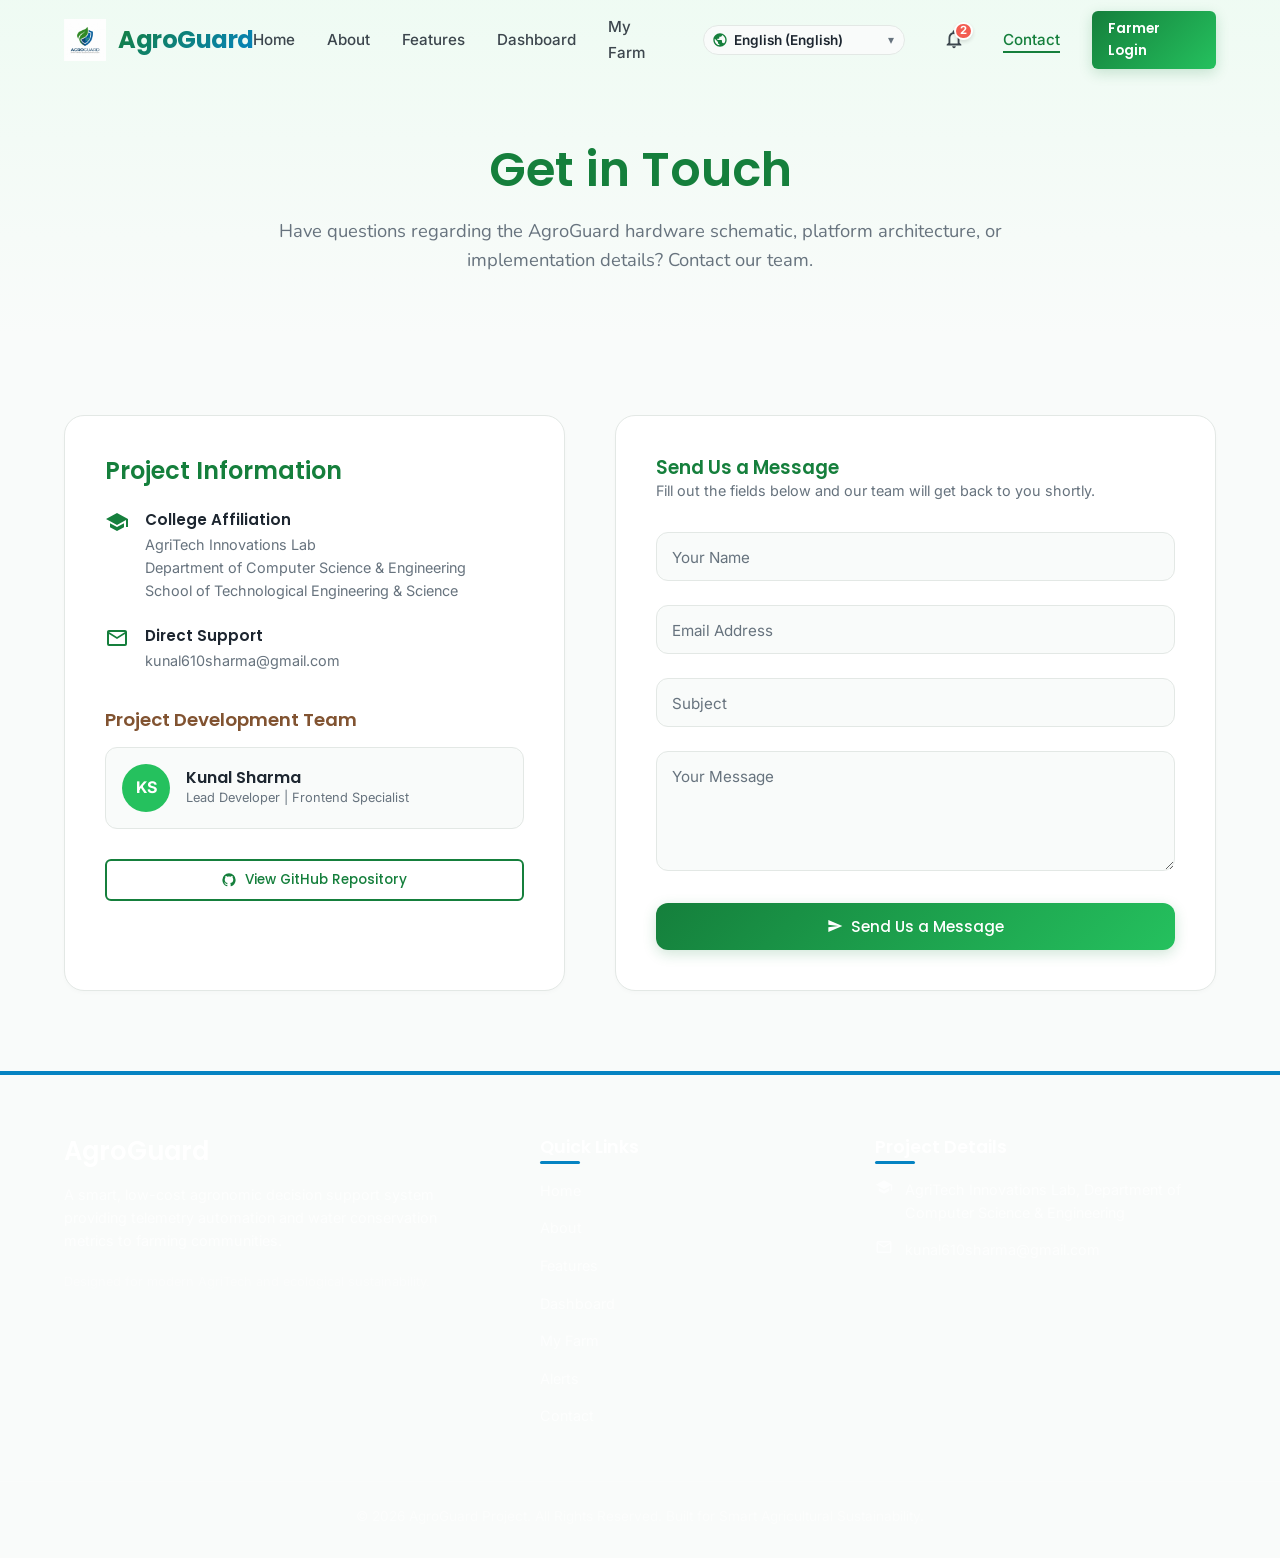
<file: frontend/contact.html>
<!DOCTYPE html>
<html lang="en">
<head>
  <meta charset="UTF-8">
  <meta name="viewport" content="width=device-width, initial-scale=1.0">
  <meta name="description" content="Get in touch with the AgroGuard development team. Provide feedback, ask for technical specifications, or join our community.">
  <link rel="stylesheet" href="css/style.css">
  <script src="js/translations.js"></script>
  <script src="js/i18n.js"></script>
</head>
<body>

  <!-- Sticky Navigation Bar -->
  <nav class="navbar" id="mainNavbar">
    <div class="container">
      <a href="index.html" class="logo-link" id="navLogoLink">
        <img src="assets/logo/logo.png" alt="AgroGuard Logo" class="logo-img" id="navLogoImg">
        <span class="logo-text" id="navLogoText">AgroGuard</span>
      </a>
      
      <button class="hamburger" id="menuHamburger" aria-label="Toggle Menu">
        <span></span>
        <span></span>
        <span></span>
      </button>

      <ul class="nav-menu" id="navMenu">
        <li class="nav-item"><a href="index.html" class="nav-link" id="navLinkHome" data-i18n="nav.home">Home</a></li>
        <li class="nav-item"><a href="about.html" class="nav-link" id="navLinkAbout" data-i18n="nav.about">About</a></li>
        <li class="nav-item"><a href="features.html" class="nav-link" id="navLinkFeatures" data-i18n="nav.features">Features</a></li>
        <li class="nav-item"><a href="dashboard.html" class="nav-link" id="navLinkDashboard" data-i18n="nav.dashboard">Dashboard</a></li>
        <li class="nav-item"><a href="profile.html" class="nav-link" id="navLinkProfile" data-i18n="nav.my_farm">My Farm</a></li>
        <li class="nav-item">
          <a href="alerts.html" class="nav-link nav-bell-link" id="navLinkAlerts" aria-label="Notifications">
            <svg viewBox="0 0 24 24"><path d="M12 22c1.1 0 2-.9 2-2h-4c0 1.1.9 2 2 2zm6-6v-5c0-3.07-1.63-5.64-4.5-6.32V4c0-.83-.67-1.5-1.5-1.5s-1.5.67-1.5 1.5v.68C7.64 5.36 6 7.92 6 11v5l-2 2v1h16v-1l-2-2zm-2 1H8v-6c0-2.48 1.51-4.5 4-4.5s4 2.02 4 4.5v6z"/></svg>
            <span class="bell-badge" id="navBellBadge" style="display: none;">0</span>
          </a>
        </li>
        <li class="nav-item"><a href="contact.html" class="nav-link active" id="navLinkContact" data-i18n="nav.contact">Contact</a></li>
      </ul>
    </div>
  </nav>

  <!-- Contact Hero Section -->
  <header class="about-hero" id="contactHero">
    <div class="container">
      <h1 id="contactPageTitle" data-i18n="contact.hero_title">Get in Touch</h1>
      <p class="about-intro-text" id="contactPageSubtitle" data-i18n="contact.hero_subtitle">Have questions about the sensor configuration, API schema, or project deployment? Reach out to our development team.</p>
    </div>
  </header>

  <!-- Contact Section containing details and submission form -->
  <section class="section" id="contactBodySection">
    <div class="container contact-grid">
      
      <!-- Left Column: Contact details & Team profiles -->
      <div class="contact-info-card reveal" id="contactInfoCard">
        <h3 id="infoCardTitle" data-i18n="contact.project_info">Project Information</h3>
        
        <!-- College Detail -->
        <div class="contact-detail-item" id="detailCollege">
          <div class="contact-detail-icon">
            <svg viewBox="0 0 24 24"><path d="M12,3L1,9L12,15L21,10.09V17H23V9M5,13.18V17.18L12,21L19,17.18V13.18L12,17L5,13.18Z"/></svg>
          </div>
          <div class="contact-detail-text" id="collegeText">
            <h5 data-i18n="contact.college_affiliation">College Affiliation</h5>
            <p>AgriTech Innovations Lab<br>Department of Computer Science & Engineering<br>School of Technological Engineering & Science</p>
          </div>
        </div>

        <!-- Email Contact -->
        <div class="contact-detail-item" id="detailEmail">
          <div class="contact-detail-icon">
            <svg viewBox="0 0 24 24"><path d="M20,4H4C2.89,4 2,4.89 2,6V18A2,2 0 0,0 4,20H20A2,2 0 0,0 22,18V6C22,4.89 21.1,4 20,4M20,6L12,11L4,6H20M20,18H4V8L12,13L20,8V18Z"/></svg>
          </div>
          <div class="contact-detail-text" id="emailText">
            <h5 data-i18n="contact.direct_support">Direct Support</h5>
            <p>kunal610sharma@gmail.com</p>
          </div>
        </div>

        <!-- Project Team -->
        <h4 class="team-list-header" id="teamHeaderTitle" data-i18n="contact.dev_team">Project Development Team</h4>
        <div class="team-list" id="teamListContainer">
          <!-- Member 1 -->
          <div class="team-member" id="teamMember1">
            <div class="team-avatar" id="avatarMember1">KS</div>
            <div class="team-info" id="infoMember1">
              <h5>Kunal Sharma</h5>
              <p data-i18n="contact.lead_dev_role">Lead Developer | Frontend Specialist</p>
            </div>
          </div>
        </div>

        <!-- GitHub Placeholder -->
        <div style="margin-top: 30px;" id="githubWrapper">
          <a href="https://github.com/agroguard-project/agroguard" target="_blank" class="btn btn-secondary btn-sm" id="btnGithubLink" style="width: 100%;" data-i18n="contact.github_repo" data-i18n-keep-children="true">
            <svg style="width:16px;height:16px;" viewBox="0 0 24 24"><path d="M12,2A10,10 0 0,0 2,12C2,16.42 4.87,20.17 8.84,21.5C9.34,21.58 9.5,21.27 9.5,21C9.5,20.77 9.5,20.14 9.5,19.31C6.73,19.91 6.14,17.97 6.14,17.97C5.68,16.81 5.03,16.5 5.03,16.5C4.12,15.88 5.1,15.9 5.1,15.9C6.1,15.97 6.63,16.93 6.63,16.93C7.5,18.45 8.97,18 9.54,17.76C9.63,17.11 9.89,16.67 10.17,16.42C7.95,16.17 5.62,15.31 5.62,11.5C5.62,10.39 6,9.5 6.65,8.79C6.55,8.54 6.2,7.5 6.75,6.15C6.75,6.15 7.59,5.88 9.5,7.17C10.29,6.95 11.15,6.84 12,6.84C12.85,6.84 13.71,6.95 14.5,7.17C16.41,5.88 17.25,6.15 17.25,6.15C17.8,7.5 17.45,8.54 17.35,8.79C18,9.5 18.38,10.39 18.38,11.5C18.38,15.32 16.04,16.16 13.81,16.41C14.17,16.72 14.5,17.33 14.5,18.26C14.5,19.6 14.5,20.68 14.5,21C14.5,21.27 14.66,21.59 15.17,21.5C19.14,20.16 22,16.42 22,12A10,10 0 0,0 12,2Z" fill="currentColor"/></svg>
            View GitHub Repository
          </a>
        </div>
      </div>

      <!-- Right Column: Interactive Contact Form -->
      <div class="contact-form-card reveal" id="contactFormCard">
        <h3 id="formCardTitle" data-i18n="contact.send_message">Send Us a Message</h3>
        <p style="color: var(--text-muted); font-size:0.9rem; margin-bottom: 30px;" id="formCardSubtitle" data-i18n="contact.send_desc">Fill out the fields below and our automated mail system will forward it to the team.</p>
        
        <form id="contactForm" novalidate>
          <!-- Full Name -->
          <div class="form-group" id="groupName">
            <input type="text" id="name" class="form-control" placeholder=" " required>
            <label for="name" class="form-label" id="labelName" data-i18n="contact.name_label">Full Name</label>
          </div>

          <!-- Email Address -->
          <div class="form-group" id="groupEmail">
            <input type="email" id="email" class="form-control" placeholder=" " required>
            <label for="email" class="form-label" id="labelEmail" data-i18n="contact.email_label">Email Address</label>
          </div>

          <!-- Subject -->
          <div class="form-group" id="groupSubject">
            <input type="text" id="subject" class="form-control" placeholder=" " required>
            <label for="subject" class="form-label" id="labelSubject" data-i18n="contact.subject_label">Subject</label>
          </div>

          <!-- Message -->
          <div class="form-group" id="groupMessage">
            <textarea id="message" class="form-control" placeholder=" " required></textarea>
            <label for="message" class="form-label" id="labelMessage" data-i18n="contact.message_label">Message Body</label>
          </div>

          <!-- Submit Button -->
          <button type="submit" class="btn btn-primary" id="btnSubmitForm" style="width: 100%;">
            <svg style="width:16px;height:16px;" viewBox="0 0 24 24"><path d="M2,21L23,12L2,3V10L17,12L2,14V21Z" fill="currentColor"/></svg>
            <span data-i18n="contact.send_message">Send message</span>
          </button>
        </form>

        <!-- Feedback Notification Banner -->
        <div class="form-feedback" id="formFeedback"></div>
      </div>

    </div>
  </section>

  <!-- Footer Section -->
  <footer class="footer" id="mainFooter">
    <div class="container footer-grid">
      <div class="footer-brand" id="footerBrand">
        <h4>AgroGuard</h4>
        <p data-i18n="common.footer_desc">A smart, low-cost agronomic decision support system providing telemetry automation and water conservation metrics to farming communities.</p>
        <p style="font-size: 0.8rem; opacity: 0.6;" data-i18n="common.footer_tagline">Designed for modern AgriTech and ecological sustainability.</p>
      </div>

      <div class="footer-links" id="footerLinks">
        <h5 data-i18n="common.quick_links">Quick Links</h5>
        <ul class="footer-links-list">
          <li><a href="index.html" id="footLinkHome" data-i18n="nav.home">Home</a></li>
          <li><a href="about.html" id="footLinkAbout" data-i18n="nav.about">About Project</a></li>
          <li><a href="features.html" id="footLinkFeatures" data-i18n="nav.features">Platform Features</a></li>
          <li><a href="dashboard.html" id="footLinkDashboard" data-i18n="nav.dashboard">Live Dashboard</a></li>
          <li><a href="profile.html" id="footLinkProfile" data-i18n="nav.my_farm">My Farm</a></li>
          <li><a href="alerts.html" id="footLinkAlerts" data-i18n="nav.alerts">Alerts & Notifications</a></li>
          <li><a href="contact.html" id="footLinkContact" data-i18n="nav.contact">Contact Team</a></li>
        </ul>
      </div>

      <div class="footer-contact" id="footerContact">
        <h5 data-i18n="common.project_details">Project Details</h5>
        <div class="footer-contact-item" id="footDetailsCollege">
          <div class="footer-contact-icon">
            <svg viewBox="0 0 24 24"><path d="M12,3L1,9L12,15L21,10.09V17H23V9M5,13.18V17.18L12,21L19,17.18V13.18L12,17L5,13.18Z" fill="currentColor"/></svg>
          </div>
          <span data-i18n="common.college_dept">AgriTech Innovations Lab, Department of Computer Science & Engineering</span>
        </div>
        <div class="footer-contact-item" id="footDetailsEmail">
          <div class="footer-contact-icon">
            <svg viewBox="0 0 24 24"><path d="M20,4H4C2.89,4 2,4.89 2,6V18A2,2 0 0,0 4,20H20A2,2 0 0,0 22,18V6C22,4.89 21.1,4 20,4M20,6L12,11L4,6H20M20,18H4V8L12,13L20,8V18Z" fill="currentColor"/></svg>
          </div>
          <span>kunal610sharma@gmail.com</span>
        </div>
      </div>
    </div>
    
    <div class="footer-bottom" id="footerBottom">
      <p data-i18n="common.copyright">&copy; 2026 AgroGuard Project. All Rights Reserved. Built for Smart Agricultural Sustainability.</p>
    </div>
  </footer>

  <script src="js/auth.js"></script>
  <script src="js/notifications.js"></script>
  <script src="js/app.js"></script>
</body>
</html>
</file>
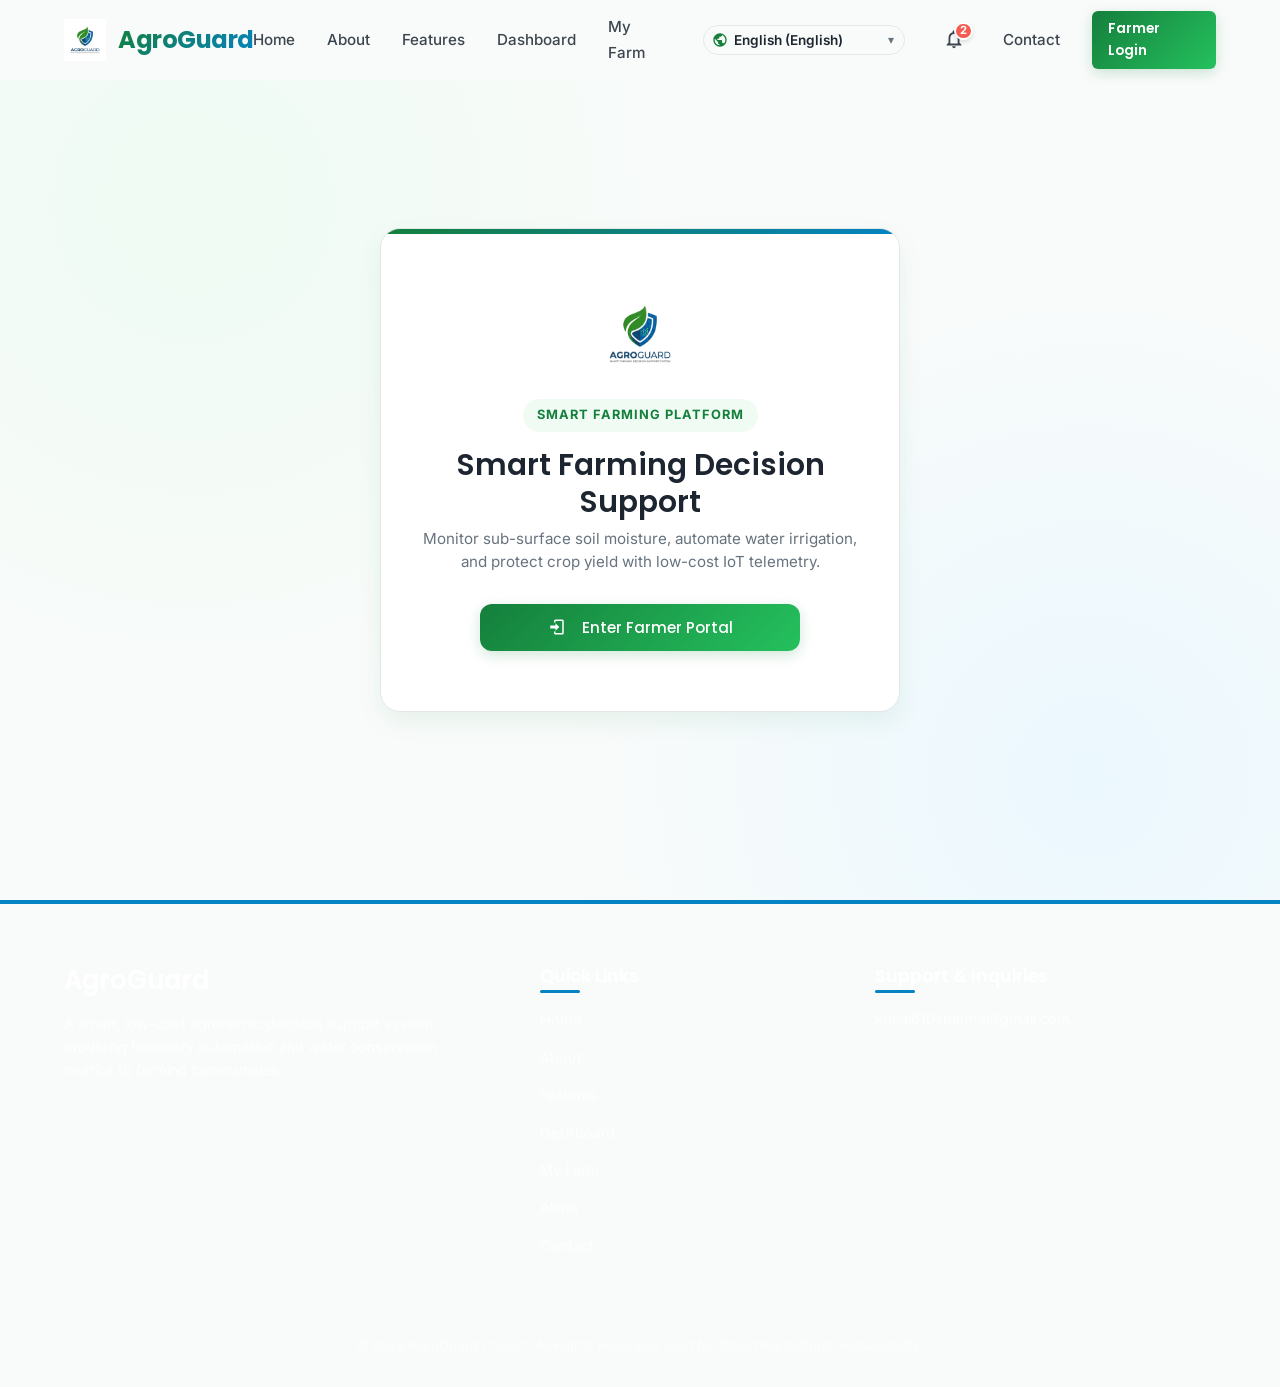
<file: frontend/dashboard.html>
<!DOCTYPE html>
<html lang="en">
<head>
  <meta charset="UTF-8">
  <meta name="viewport" content="width=device-width, initial-scale=1.0">
  <meta name="description" content="Access the AgroGuard real-time telemetry console. Monitor soil moisture, weather forecast trends, tank volumes, and trigger overrides.">
  <title>Console Dashboard | AgroGuard Smart Decision Support</title>
  <link rel="stylesheet" href="css/style.css">
  <script src="js/translations.js"></script>
  <script src="js/i18n.js"></script>
  <script src="js/auth.js"></script>
  <script>
    // Route guard: Block unauthenticated access immediately
    if (!authService.protectRoute('dashboard.html')) {
      // protectRoute redirects to login.html
    }
  </script>
</head>
<body>

  <!-- Sticky Navigation Bar -->
  <nav class="navbar" id="mainNavbar">
    <div class="container">
      <a href="index.html" class="logo-link" id="navLogoLink">
        <img src="assets/logo/logo.png" alt="AgroGuard Logo" class="logo-img" id="navLogoImg">
        <span class="logo-text" id="navLogoText">AgroGuard</span>
      </a>
      
      <button class="hamburger" id="menuHamburger" aria-label="Toggle Menu">
        <span></span>
        <span></span>
        <span></span>
      </button>

      <ul class="nav-menu" id="navMenu">
        <li class="nav-item"><a href="index.html" class="nav-link" id="navLinkHome" data-i18n="nav.home">Home</a></li>
        <li class="nav-item"><a href="about.html" class="nav-link" id="navLinkAbout" data-i18n="nav.about">About</a></li>
        <li class="nav-item"><a href="features.html" class="nav-link" id="navLinkFeatures" data-i18n="nav.features">Features</a></li>
        <li class="nav-item"><a href="dashboard.html" class="nav-link active" id="navLinkDashboard" data-i18n="nav.dashboard">Dashboard</a></li>
        <li class="nav-item"><a href="profile.html" class="nav-link" id="navLinkProfile" data-i18n="nav.my_farm">My Farm</a></li>
        <li class="nav-item">
          <a href="alerts.html" class="nav-link nav-bell-link" id="navLinkAlerts" aria-label="Notifications">
            <svg viewBox="0 0 24 24"><path d="M12 22c1.1 0 2-.9 2-2h-4c0 1.1.9 2 2 2zm6-6v-5c0-3.07-1.63-5.64-4.5-6.32V4c0-.83-.67-1.5-1.5-1.5s-1.5.67-1.5 1.5v.68C7.64 5.36 6 7.92 6 11v5l-2 2v1h16v-1l-2-2zm-2 1H8v-6c0-2.48 1.51-4.5 4-4.5s4 2.02 4 4.5v6z"/></svg>
            <span class="bell-badge" id="navBellBadge" style="display: none;">0</span>
          </a>
        </li>
        <li class="nav-item"><a href="contact.html" class="nav-link" id="navLinkContact" data-i18n="nav.contact">Contact</a></li>
      </ul>
    </div>
  </nav>

  <!-- Main Dashboard Container -->
  <main class="container dashboard-container" id="dashboardMain">
    
    <!-- System Status Header -->
    <div class="dashboard-header" id="dashHeader">
      <div class="dashboard-title-area" id="dashTitleArea">
        <h1 id="dashTitle" data-i18n="dash.title">AgroGuard Farm Console</h1>
        <div class="dashboard-meta" id="dashMeta">
          <div class="status-badge-container" id="liveStatusContainer">
            <span class="status-indicator live" id="liveStatusDot"></span>
            <span style="font-weight: 600; color: var(--primary-green);" id="liveStatusText" data-i18n="common.status_live">Microcontroller Live</span>
          </div>
          <span style="opacity: 0.5;">|</span>
          <span id="farmerBannerInfo" style="font-weight: 600; color: var(--primary-green);"><span data-i18n="common.farmer">Farmer</span>: <span id="dashFarmerName" style="color:var(--text-dark);">--</span> (<span id="dashFarmName" style="color:var(--text-muted);">--</span>)</span>
          <span style="opacity: 0.5;">|</span>
          <span id="dashLastSync"><span data-i18n="common.last_updated">Last updated</span>: <span id="timestamp" style="font-weight:600; color:var(--text-dark);">--:--:--</span></span>
        </div>
      </div>
      
      <div style="display: flex; gap: 10px; align-items: center; flex-wrap: wrap;">
        <button class="btn-refresh" id="btnRefresh" aria-label="Sync Metrics">
          <svg viewBox="0 0 24 24"><path d="M17.65,6.35C16.2,4.9 14.21,4 12,4A8,8 0 0,0 4,12A8,8 0 0,0 12,20C15.73,20 18.84,17.45 19.73,14H17.65C16.83,16.33 14.61,18 12,18A6,6 0 0,1 6,12A6,6 0 0,1 12,6C13.66,6 15.14,6.69 16.22,7.78L13,11H20V4L17.65,6.35Z"/></svg>
          <span data-i18n="dash.refresh_btn">Sync Telemetry</span>
        </button>
        <button class="btn btn-secondary btn-sm" id="btnDashboardLogout" style="border-color: #cbd5e1; color: var(--text-dark);">
          <svg style="width:14px;height:14px;margin-right:4px;" viewBox="0 0 24 24"><path d="M16,17V14H9V10H16V7L21,12L16,17M14,2A2,2 0 0,1 16,4V6H14V4H5V20H14V18H16V20A2,2 0 0,1 14,22H5A2,2 0 0,1 3,20V4A2,2 0 0,1 5,2H14Z" fill="currentColor"/></svg>
          <span data-i18n="nav.logout">Logout</span>
        </button>
      </div>
    </div>

    <!-- Connection Error Notice Banner (Hidden by default) -->
    <div id="dashErrorBanner" style="display:none; background:#fef2f2; border:1px solid #fca5a5; border-radius:8px; padding:12px 16px; margin-bottom:20px; color:#991b1b; font-size:0.9rem; align-items:center; justify-content:space-between; gap:12px;">
      <div style="display:flex; align-items:center; gap:8px;">
        <svg style="width:20px; height:20px; fill:currentColor; flex-shrink:0;" viewBox="0 0 24 24"><path d="M12,2L1,21H23M12,6L19.53,19H4.47M11,10V14H13V10M11,16V18H13V16"/></svg>
        <span id="dashErrorText" data-i18n="dash.error_connection">Unable to connect to the farm controller. Please check the connection.</span>
      </div>
      <button class="btn btn-sm btn-secondary" id="btnRetrySync" style="padding:4px 12px; font-size:0.8rem; white-space:nowrap; border-color:#fca5a5; color:#991b1b;">Retry</button>
    </div>

    <!-- Metric Grid -->
    <div class="dashboard-grid" id="dashMetricGrid">
      
      <!-- Card 1: Soil Moisture -->
      <div class="dashboard-card" id="cardMoisture">
        <div class="dashboard-card-top">
          <span class="dashboard-card-title" data-i18n="dash.card_moisture">Soil Moisture</span>
          <div class="dashboard-card-icon blue-theme">
            <svg viewBox="0 0 24 24"><path d="M12,20A6,6 0 0,1 6,14C6,10 12,3.25 12,3.25C12,3.25 18,10 18,14A6,6 0 0,1 12,20M12,5.5C10.5,7.5 7.8,11.2 7.8,14A4.2,4.2 0 0,0 12,18.2A4.2,4.2 0 0,0 16.2,14C16.2,11.2 13.5,7.5 12,5.5Z"/></svg>
          </div>
        </div>
        <div class="dashboard-card-value" id="moistureVal">-- %</div>
        <div class="dashboard-card-status normal" id="moistureStatus">Syncing...</div>
      </div>

      <!-- Card 2: Temperature -->
      <div class="dashboard-card" id="cardTemperature">
        <div class="dashboard-card-top">
          <span class="dashboard-card-title" data-i18n="dash.card_temp">Temperature</span>
          <div class="dashboard-card-icon brown-theme">
            <svg viewBox="0 0 24 24"><path d="M15,13V5A3,3 0 0,0 12,2A3,3 0 0,0 9,5V13A5,5 0 0,0 7,17A5,5 0 0,0 12,22A5,5 0 0,0 17,17A5,5 0 0,0 15,13M12,4A1,1 0 0,1 13,5V8H11V5A1,1 0 0,1 12,4M12,20A3,3 0 0,1 9,17A3,3 0 0,1 10.5,14.5L11,14.17V10H13V14.17L13.5,14.5A3,3 0 0,1 15,17A3,3 0 0,1 12,20Z"/></svg>
          </div>
        </div>
        <div class="dashboard-card-value" id="tempVal">-- °C</div>
        <div class="dashboard-card-status normal" id="tempStatus">Syncing...</div>
      </div>

      <!-- Card 3: Humidity -->
      <div class="dashboard-card" id="cardHumidity">
        <div class="dashboard-card-top">
          <span class="dashboard-card-title" data-i18n="dash.card_humidity">Humidity</span>
          <div class="dashboard-card-icon">
            <svg viewBox="0 0 24 24"><path d="M19.35,10.04C18.67,6.59 15.64,4 12,4C9.11,4 6.6,5.64 5.35,8.04C2.34,8.36 0,10.9 0,14C0,17.1 2.9,20 6,20H19C21.76,20 24,17.76 24,15C24,12.36 21.95,10.22 19.35,10.04M19,18H6C3.79,18 2,16.21 2,14C2,11.95 3.53,10.24 5.56,10.03L6.63,9.92L7.13,8.97C8.08,7.14 9.94,6 12,6C14.89,6 17.39,8.08 17.85,10.95L18.12,12.58L19.73,12.69C21.07,12.78 22,13.81 22,15C22,16.65 20.65,18 19,18Z"/></svg>
          </div>
        </div>
        <div class="dashboard-card-value" id="humidityVal">-- %</div>
        <div class="dashboard-card-status info" id="humidityStatus">Optimal</div>
      </div>

      <!-- Card 4: Rain Status -->
      <div class="dashboard-card" id="cardRain">
        <div class="dashboard-card-top">
          <span class="dashboard-card-title" data-i18n="dash.card_rain">Rain Status</span>
          <div class="dashboard-card-icon blue-theme">
            <svg viewBox="0 0 24 24"><path d="M12,2A10,10 0 0,0 2,12A10,10 0 0,0 12,22A10,10 0 0,0 22,12A10,10 0 0,0 12,2M12,4A8,8 0 0,1 20,12A8,8 0 0,1 12,20A8,8 0 0,1 4,12A8,8 0 0,1 12,4M12,6V12H16V14H10V6H12Z"/></svg>
          </div>
        </div>
        <div class="dashboard-card-value" id="rainVal">--</div>
        <div class="dashboard-card-status normal" id="rainStatus">Syncing...</div>
      </div>

      <!-- Card 5: Water level -->
      <div class="dashboard-card" id="cardWaterLevel">
        <div class="dashboard-card-top">
          <span class="dashboard-card-title" data-i18n="dash.card_water">Water Tank Level</span>
          <div class="dashboard-card-icon blue-theme">
            <svg viewBox="0 0 24 24"><path d="M12,2A10,10 0 0,0 2,12A10,10 0 0,0 12,22A10,10 0 0,0 22,12A10,10 0 0,0 12,2M12,4A8,8 0 0,1 20,12A8,8 0 0,1 12,20A8,8 0 0,1 4,12A8,8 0 0,1 12,4M12,6V11.5L16.25,14L17,12.75L13.5,10.68V6H12Z"/></svg>
          </div>
        </div>
        <div class="dashboard-card-value" id="waterVal">-- %</div>
        <div class="dashboard-card-status normal" id="waterStatus">Syncing...</div>
      </div>

      <!-- Card 6: Farm Health Index -->
      <div class="dashboard-card span-2" id="cardHealthIndex">
        <div class="dashboard-card-top">
          <span class="dashboard-card-title" data-i18n="dash.card_health">Farm Health Index</span>
          <span class="dashboard-card-status normal" id="healthVal">Syncing...</span>
        </div>
        <div class="health-ring-wrapper" id="healthRingWrapper">
          <div class="health-svg-container" id="healthSvgContainer">
            <svg width="80" height="80">
              <circle class="health-circle-bg" cx="40" cy="40" r="36"></circle>
              <circle class="health-circle-bar" id="healthCircle" cx="40" cy="40" r="36"></circle>
            </svg>
            <div class="health-score-text" id="healthScoreText">--%</div>
          </div>
          <div id="healthExplanation">
            <h4 style="font-size:1rem; margin-bottom:4px; color:var(--text-dark);" id="healthExplTitle">Plot Wellness Grading</h4>
            <p style="font-size:0.85rem; color:var(--text-muted); line-height:1.4;" id="healthExplDesc">Evaluates continuous water availability, temperature indices, and storage variables against crop tolerance standards.</p>
          </div>
        </div>
      </div>

      <!-- Card 7: Local Weather -->
      <div class="dashboard-card" id="cardWeather">
        <div class="dashboard-card-top">
          <span class="dashboard-card-title" data-i18n="dash.weather_title">Weather (Local)</span>
          <div class="dashboard-card-icon warning-theme">
            <svg viewBox="0 0 24 24"><path d="M12,18C11.11,18 10.26,17.8 9.5,17.45C11.56,16.5 13,14.42 13,12C13,9.58 11.56,7.5 9.5,6.55C10.26,6.2 11.11,6 12,6A6,6 0 0,1 18,12A6,6 0 0,1 12,18M20,8.69V4H15.31L12,0.69L8.69,4H4V8.69L0.69,12L4,15.31V20H8.69L12,23.31L15.31,20H20V15.31L23.31,12L20,8.69Z"/></svg>
          </div>
        </div>
        <div class="weather-container" id="weatherContent">
          <div class="dashboard-card-value" id="weatherTemp" style="margin-bottom:2px;">--°C</div>
          <div style="font-size:0.9rem; font-weight:600; color:var(--text-dark);" id="weatherCondition">Syncing...</div>
          <div style="font-size:0.8rem; color:var(--text-muted);" id="weatherRange">Syncing...</div>
        </div>
      </div>

      <!-- Card 8: Recommendation (Span 2 columns) -->
      <div class="dashboard-card span-2" id="cardRecommendation">
        <div class="dashboard-card-top">
          <span class="dashboard-card-title" data-i18n="dash.card_advisory">Smart Advisory Engine</span>
          <div class="dashboard-card-icon">
            <svg viewBox="0 0 24 24"><path d="M12,2A7,7 0 0,0 5,9C5,11.38 6.19,13.47 8,14.74V17A1,1 0 0,0 9,18H15A1,1 0 0,0 16,17V14.74C17.81,13.47 19,11.38 19,9A7,7 0 0,0 12,2M9,21A1,1 0 0,0 10,22H14A1,1 0 0,0 15,21V20H9V21Z"/></svg>
          </div>
        </div>
        <div class="recommendation-container" id="recContainer">
          <div class="recommendation-crop" id="recCropWrapper">
            <span style="font-size:0.9rem; color:var(--text-muted); font-weight:normal;" id="recCropPre" data-i18n="dash.crop_label">Ideal Crop:</span>
            <span id="recCrop">Syncing...</span>
          </div>
          <p class="recommendation-desc" id="recText">Syncing agronomic advisory data based on plot statistics...</p>
          <div class="recommendation-spae" id="recSpaeWrapper" style="margin-top: 10px; padding-top: 10px; border-top: 1px dashed var(--border-color, #e2e8f0);">
            <div style="display:flex; align-items:center; justify-content:space-between; margin-bottom:4px;">
              <span style="font-size:0.85rem; font-weight:600; color:var(--text-dark);" id="spaeTitle" data-i18n="dash.spae_title">Pesticide Spray Advisory:</span>
              <span class="dashboard-card-status normal" id="spaeStatusBadge" style="font-size:0.75rem; padding:2px 8px;">Suitable</span>
            </div>
            <p style="font-size:0.82rem; color:var(--text-muted); line-height:1.4; margin:0;" id="spaeText">Favorable environmental window for spraying with PPE precautions.</p>
          </div>
        </div>
      </div>

      <!-- Card 9: Moisture Sparkline Chart (Span 2 columns) -->
      <div class="dashboard-card span-2" id="cardAnalytics">
        <div class="dashboard-card-top" style="margin-bottom: 0;">
          <span class="dashboard-card-title" data-i18n="dash.chart_title">Soil Moisture Trend (24h)</span>
          <span style="font-size: 0.8rem; color: var(--accent-blue); font-weight: 600;" id="analyticsLabel">Telemetry Log</span>
        </div>
        <div class="chart-container" id="chartContainer">
          <svg class="chart-svg" viewBox="0 0 600 100" preserveAspectRatio="none">
            <defs>
              <linearGradient id="chart-gradient" x1="0" y1="0" x2="0" y2="1">
                <stop offset="0%" stop-color="var(--accent-blue)" />
                <stop offset="100%" stop-color="var(--accent-blue)" stop-opacity="0" />
              </linearGradient>
            </defs>
            <path class="chart-area" id="chartArea" d="M 0,100 L 0,100 Z"></path>
            <path class="chart-line" id="chartLine" d="M 0,100 L 0,100 Z"></path>
          </svg>
        </div>
      </div>

    </div>

    <!-- Control Actions & Overrides Row -->
    <div class="dashboard-actions-row" id="dashboardControls">
      <!-- Pump Overrides Card -->
      <div class="console-card" id="cardConsoleControls">
        <h3 id="consoleControlsTitle">Manual Device Override Panel</h3>
        <div class="console-controls" id="consoleControlsButtons">
          <!-- Toggle Switch for Auto Mode -->
          <div class="toggle-switch-wrapper" id="toggleAutoWrapper">
            <div class="toggle-label" id="toggleAutoLabel" data-i18n="dash.auto_irrigation">Automatic Irrigation Logic</div>
            <label class="switch" id="switchAutoLabel">
              <input type="checkbox" id="switchAuto" checked>
              <span class="slider"></span>
            </label>
          </div>

          <!-- Direct Pump Test Trigger Button -->
          <button class="btn-trigger-pump" id="btnPump" aria-label="Toggle Pump Mode">
            <svg style="width:16px;height:16px;" viewBox="0 0 24 24"><path d="M12,2A10,10 0 0,0 2,12A10,10 0 0,0 12,22A10,10 0 0,0 22,12A10,10 0 0,0 12,2.5V2M12,4A8,8 0 0,1 20,12A8,8 0 0,1 12,20A8,8 0 0,1 4,12A8,8 0 0,1 12,4M12,6V11.5L16.25,14L17,12.75L13.5,10.68V6H12Z" fill="currentColor"/></svg>
            <span id="btnPumpText" data-i18n="dash.pump_test">Test Irrigation Pump</span>
          </button>
        </div>
      </div>

      <!-- Flask Integration Info Banner -->
      <div class="console-card" style="border-left: 5px solid var(--accent-blue); padding:20px; display:flex; flex-direction:column; justify-content:center;" id="cardFlaskIntegrationNotice">
        <h4 style="font-size:0.95rem; margin-bottom:8px; color:var(--text-dark);" id="flaskInfoTitle">Flask API Hookup</h4>
        <p style="font-size:0.8rem; color:var(--text-muted); line-height:1.4;" id="flaskInfoText">Currently running simulation modules. Swap endpoint constants in <a href="js/dashboard.js" style="font-weight: 600; color: var(--primary-green);">dashboard.js</a> to integrate real-time microcontroller arrays.</p>
      </div>
    </div>

  </main>

  <!-- Footer Section -->
  <footer class="footer" id="mainFooter">
    <div class="container footer-grid">
      <div class="footer-brand" id="footerBrand">
        <h4>AgroGuard</h4>
        <p data-i18n="common.footer_desc">A smart, low-cost agronomic decision support system providing telemetry automation and water conservation metrics to farming communities.</p>
        <p style="font-size: 0.8rem; opacity: 0.6;" data-i18n="common.footer_tagline">Designed for modern AgriTech and ecological sustainability.</p>
      </div>

      <div class="footer-links" id="footerLinks">
        <h5 data-i18n="common.quick_links">Quick Links</h5>
        <ul class="footer-links-list">
          <li><a href="index.html" id="footLinkHome" data-i18n="nav.home">Home</a></li>
          <li><a href="about.html" id="footLinkAbout" data-i18n="nav.about">About Project</a></li>
          <li><a href="features.html" id="footLinkFeatures" data-i18n="nav.features">Platform Features</a></li>
          <li><a href="dashboard.html" id="footLinkDashboard" data-i18n="nav.dashboard">Live Dashboard</a></li>
          <li><a href="profile.html" id="footLinkProfile" data-i18n="nav.my_farm">My Farm</a></li>
          <li><a href="alerts.html" id="footLinkAlerts" data-i18n="nav.alerts">Alerts & Notifications</a></li>
          <li><a href="contact.html" id="footLinkContact" data-i18n="nav.contact">Contact Team</a></li>
        </ul>
      </div>

      <div class="footer-contact" id="footerContact">
        <h5 data-i18n="common.project_details">Project Details</h5>
        <div class="footer-contact-item" id="footDetailsCollege">
          <div class="footer-contact-icon">
            <svg viewBox="0 0 24 24"><path d="M12,3L1,9L12,15L21,10.09V17H23V9M5,13.18V17.18L12,21L19,17.18V13.18L12,17L5,13.18Z" fill="currentColor"/></svg>
          </div>
          <span data-i18n="common.college_dept">AgriTech Innovations Lab, Department of Computer Science & Engineering</span>
        </div>
        <div class="footer-contact-item" id="footDetailsEmail">
          <div class="footer-contact-icon">
            <svg viewBox="0 0 24 24"><path d="M20,4H4C2.89,4 2,4.89 2,6V18A2,2 0 0,0 4,20H20A2,2 0 0,0 22,18V6C22,4.89 21.1,4 20,4M20,6L12,11L4,6H20M20,18H4V8L12,13L20,8V18Z" fill="currentColor"/></svg>
          </div>
          <span>kunal610sharma@gmail.com</span>
        </div>
      </div>
    </div>
    
    <div class="footer-bottom" id="footerBottom">
      <p data-i18n="common.copyright">&copy; 2026 AgroGuard Project. All Rights Reserved. Built for Smart Agricultural Sustainability.</p>
    </div>
  </footer>

  <script src="js/notifications.js"></script>
  <script src="js/app.js"></script>
  <script src="js/dashboard.js"></script>
</body>
</html>
</file>
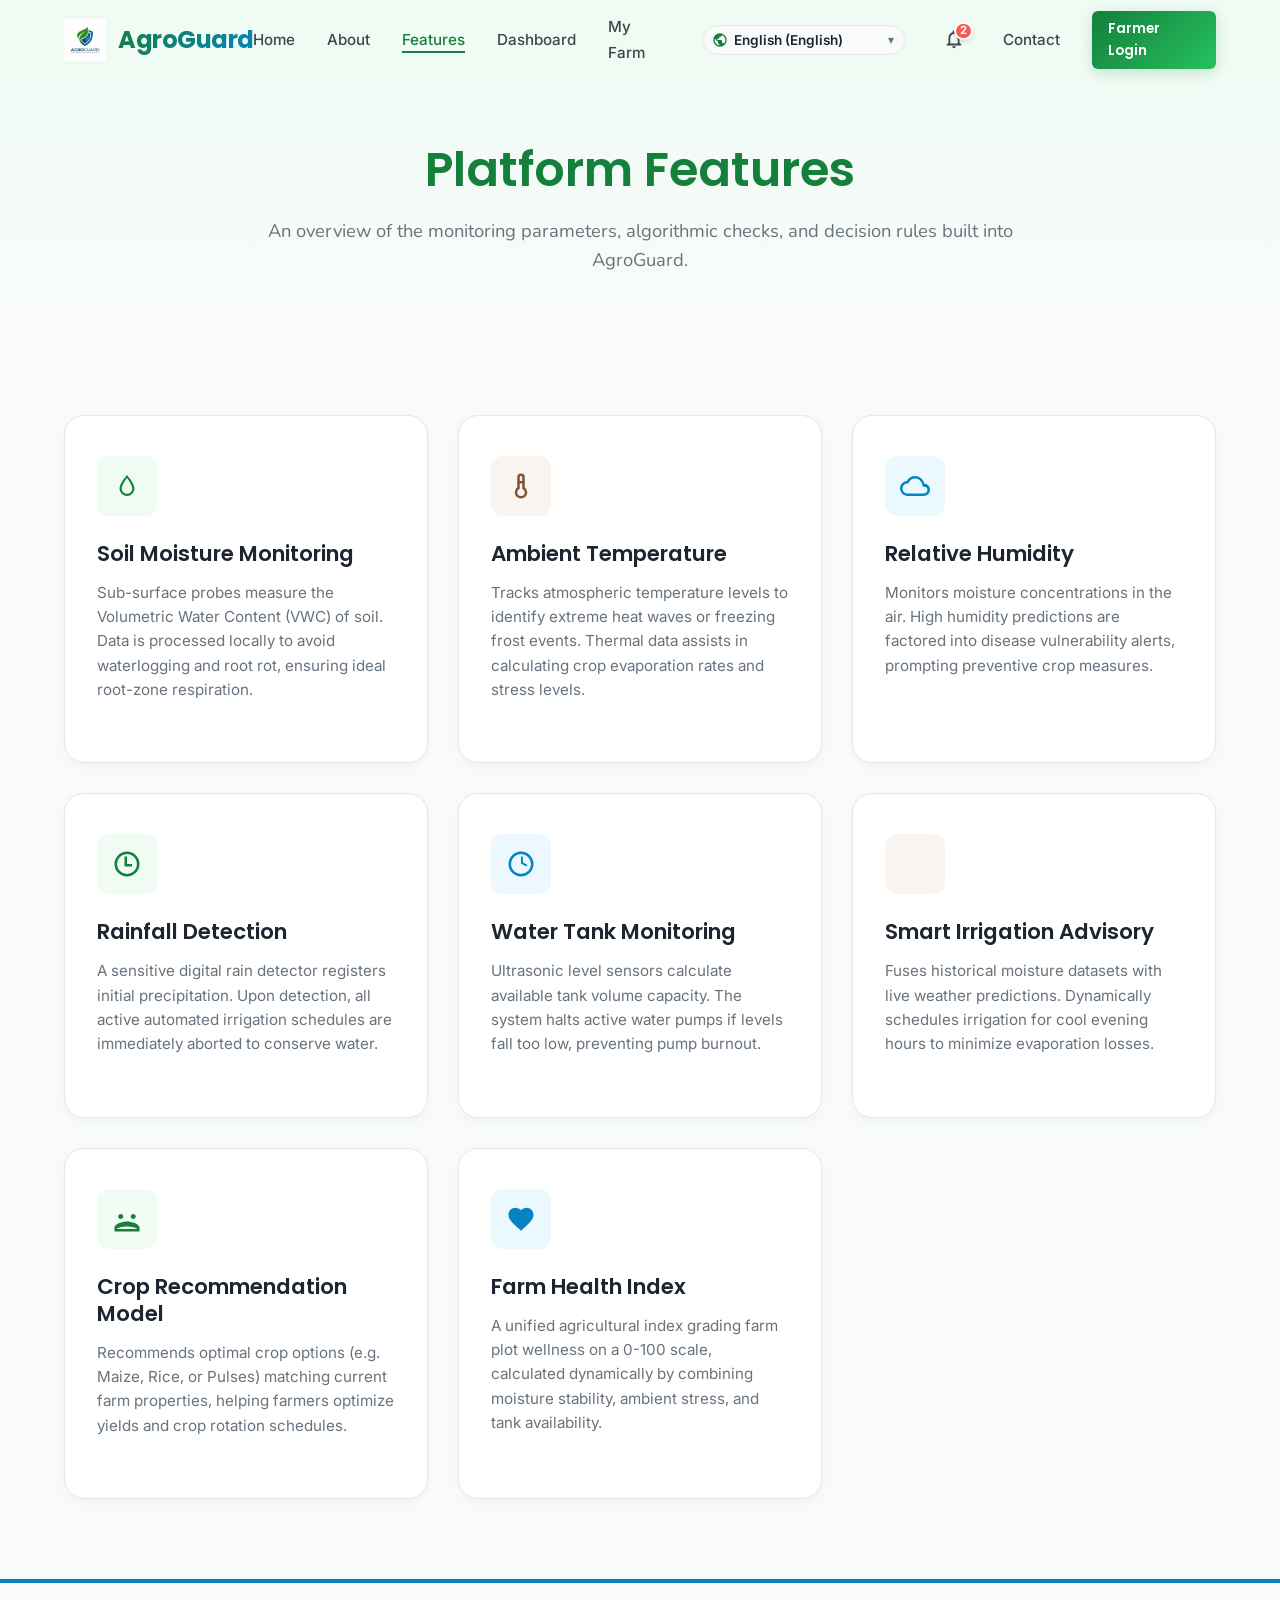
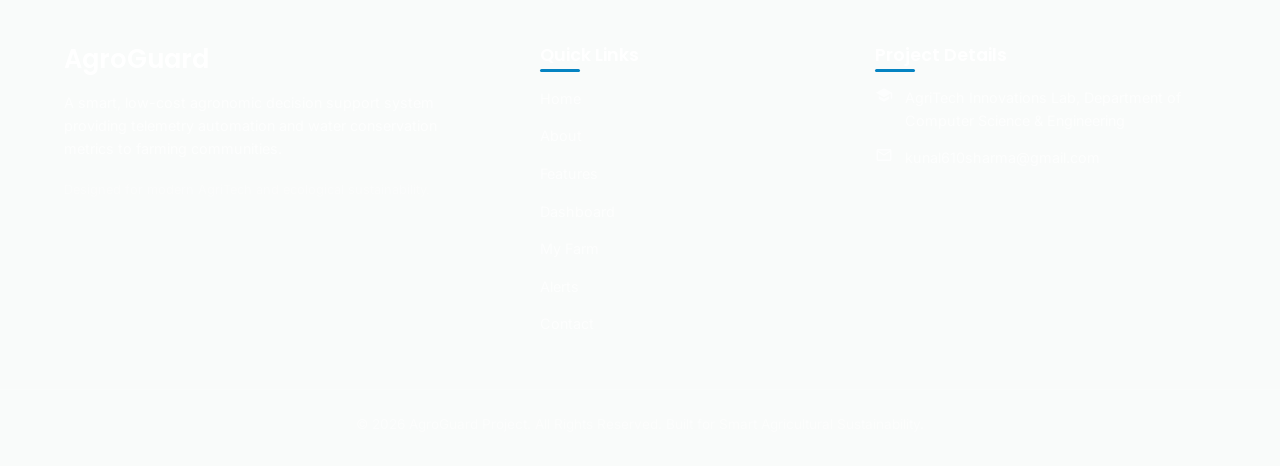
<file: frontend/features.html>
<!DOCTYPE html>
<html lang="en">
<head>
  <meta charset="UTF-8">
  <meta name="viewport" content="width=device-width, initial-scale=1.0">
  <meta name="description" content="Discover AgroGuard's core monitoring systems, predictive crop engines, smart irrigation scheduling, and tank safeguards.">
  <link rel="stylesheet" href="css/style.css">
  <script src="js/translations.js"></script>
  <script src="js/i18n.js"></script>
</head>
<body>

  <!-- Sticky Navigation Bar -->
  <nav class="navbar" id="mainNavbar">
    <div class="container">
      <a href="index.html" class="logo-link" id="navLogoLink">
        <img src="assets/logo/logo.png" alt="AgroGuard Logo" class="logo-img" id="navLogoImg">
        <span class="logo-text" id="navLogoText">AgroGuard</span>
      </a>
      
      <button class="hamburger" id="menuHamburger" aria-label="Toggle Menu">
        <span></span>
        <span></span>
        <span></span>
      </button>

      <ul class="nav-menu" id="navMenu">
        <li class="nav-item"><a href="index.html" class="nav-link" id="navLinkHome" data-i18n="nav.home">Home</a></li>
        <li class="nav-item"><a href="about.html" class="nav-link" id="navLinkAbout" data-i18n="nav.about">About</a></li>
        <li class="nav-item"><a href="features.html" class="nav-link active" id="navLinkFeatures" data-i18n="nav.features">Features</a></li>
        <li class="nav-item"><a href="dashboard.html" class="nav-link" id="navLinkDashboard" data-i18n="nav.dashboard">Dashboard</a></li>
        <li class="nav-item"><a href="profile.html" class="nav-link" id="navLinkProfile" data-i18n="nav.my_farm">My Farm</a></li>
        <li class="nav-item">
          <a href="alerts.html" class="nav-link nav-bell-link" id="navLinkAlerts" aria-label="Notifications">
            <svg viewBox="0 0 24 24"><path d="M12 22c1.1 0 2-.9 2-2h-4c0 1.1.9 2 2 2zm6-6v-5c0-3.07-1.63-5.64-4.5-6.32V4c0-.83-.67-1.5-1.5-1.5s-1.5.67-1.5 1.5v.68C7.64 5.36 6 7.92 6 11v5l-2 2v1h16v-1l-2-2zm-2 1H8v-6c0-2.48 1.51-4.5 4-4.5s4 2.02 4 4.5v6z"/></svg>
            <span class="bell-badge" id="navBellBadge" style="display: none;">0</span>
          </a>
        </li>
        <li class="nav-item"><a href="contact.html" class="nav-link" id="navLinkContact" data-i18n="nav.contact">Contact</a></li>
      </ul>
    </div>
  </nav>

  <!-- Features Hero Section -->
  <header class="about-hero" id="featuresHero">
    <div class="container">
      <h1 id="featuresPageTitle" data-i18n="features.hero_title">Platform Features</h1>
      <p class="about-intro-text" id="featuresPageSubtitle" data-i18n="features.hero_subtitle">An overview of the monitoring parameters, algorithmic checks, and automatic controls integrated into the AgroGuard ecosystem.</p>
    </div>
  </header>

  <!-- Feature Cards Grid Section -->
  <section class="section" id="featureGridSection">
    <div class="container">
      <div class="grid-3" style="grid-template-columns: repeat(auto-fill, minmax(320px, 1fr)); gap: 30px;" id="allFeaturesGrid">
        
        <!-- Card 1: Soil Moisture -->
        <div class="feature-card reveal" id="soil-moisture">
          <div class="feature-icon-wrapper" id="iconSoilMoistureCard">
            <svg viewBox="0 0 24 24"><path d="M12,20A6,6 0 0,1 6,14C6,10 12,3.25 12,3.25C12,3.25 18,10 18,14A6,6 0 0,1 12,20M12,5.5C10.5,7.5 7.8,11.2 7.8,14A4.2,4.2 0 0,0 12,18.2A4.2,4.2 0 0,0 16.2,14C16.2,11.2 13.5,7.5 12,5.5Z"/></svg>
          </div>
          <h3 id="soilMoistureCardTitle">Soil Moisture Monitoring</h3>
          <p id="soilMoistureCardDesc">Sub-surface probes measure the Volumetric Water Content (VWC) of soil. Data is processed locally to avoid waterlogging and root rot, ensuring ideal root-zone respiration.</p>
        </div>

        <!-- Card 2: Temperature -->
        <div class="feature-card reveal" id="temperature">
          <div class="feature-icon-wrapper" style="color:var(--accent-brown); background-color:var(--accent-brown-light);" id="iconTempCard">
            <svg viewBox="0 0 24 24"><path d="M15,13V5A3,3 0 0,0 12,2A3,3 0 0,0 9,5V13A5,5 0 0,0 7,17A5,5 0 0,0 12,22A5,5 0 0,0 17,17A5,5 0 0,0 15,13M12,4A1,1 0 0,1 13,5V8H11V5A1,1 0 0,1 12,4M12,20A3,3 0 0,1 9,17A3,3 0 0,1 10.5,14.5L11,14.17V10H13V14.17L13.5,14.5A3,3 0 0,1 15,17A3,3 0 0,1 12,20Z"/></svg>
          </div>
          <h3 id="tempCardTitle">Ambient Temperature</h3>
          <p id="tempCardDesc">Tracks atmospheric temperature levels to identify extreme heat waves or freezing frost events. Thermal data assists in calculating crop evaporation rates and stress levels.</p>
        </div>

        <!-- Card 3: Humidity -->
        <div class="feature-card reveal" id="humidity">
          <div class="feature-icon-wrapper" style="color:var(--accent-blue); background-color:var(--accent-blue-light);" id="iconHumidityCard">
            <svg viewBox="0 0 24 24"><path d="M19.35,10.04C18.67,6.59 15.64,4 12,4C9.11,4 6.6,5.64 5.35,8.04C2.34,8.36 0,10.9 0,14C0,17.1 2.9,20 6,20H19C21.76,20 24,17.76 24,15C24,12.36 21.95,10.22 19.35,10.04M19,18H6C3.79,18 2,16.21 2,14C2,11.95 3.53,10.24 5.56,10.03L6.63,9.92L7.13,8.97C8.08,7.14 9.94,6 12,6C14.89,6 17.39,8.08 17.85,10.95L18.12,12.58L19.73,12.69C21.07,12.78 22,13.81 22,15C22,16.65 20.65,18 19,18Z"/></svg>
          </div>
          <h3 id="humidityCardTitle">Relative Humidity</h3>
          <p id="humidityCardDesc">Monitors moisture concentrations in the air. High humidity predictions are factored into disease vulnerability alerts, prompting preventive crop measures.</p>
        </div>

        <!-- Card 4: Rain Detection -->
        <div class="feature-card reveal" id="rain-detection">
          <div class="feature-icon-wrapper" id="iconRainCard">
            <svg viewBox="0 0 24 24"><path d="M12,2A10,10 0 0,0 2,12A10,10 0 0,0 12,22A10,10 0 0,0 22,12A10,10 0 0,0 12,2M12,4A8,8 0 0,1 20,12A8,8 0 0,1 12,20A8,8 0 0,1 4,12A8,8 0 0,1 12,4M12,6V12H16V14H10V6H12Z"/></svg>
          </div>
          <h3 id="rainCardTitle">Rainfall Detection</h3>
          <p id="rainCardDesc">A sensitive digital rain detector registers initial precipitation. Upon detection, all active automated irrigation schedules are immediately aborted to conserve water.</p>
        </div>

        <!-- Card 5: Water Tank Level -->
        <div class="feature-card reveal" id="water-tank">
          <div class="feature-icon-wrapper" style="color:var(--accent-blue); background-color:var(--accent-blue-light);" id="iconWaterCard">
            <svg viewBox="0 0 24 24"><path d="M12,2A10,10 0 0,0 2,12A10,10 0 0,0 12,22A10,10 0 0,0 22,12A10,10 0 0,0 12,2M12,4A8,8 0 0,1 20,12A8,8 0 0,1 12,20A8,8 0 0,1 4,12A8,8 0 0,1 12,4M12,6V11.5L16.25,14L17,12.75L13.5,10.68V6H12Z"/></svg>
          </div>
          <h3 id="waterCardTitle">Water Tank Monitoring</h3>
          <p id="waterCardDesc">Ultrasonic level sensors calculate available tank volume capacity. The system halts active water pumps if levels fall too low, preventing pump burnout.</p>
        </div>

        <!-- Card 6: Smart Irrigation Advisory -->
        <div class="feature-card reveal" id="irrigation-advisory">
          <div class="feature-icon-wrapper" style="color:var(--accent-brown); background-color:var(--accent-brown-light);" id="iconIrrigCard">
            <svg viewBox="0 0 24 24"><path d="M12,2F1 21.6,15 22,15C22,18.87 18.87,22 15,22C11.13,22 8,18.87 8,15C8,11.66 12,2 12,2M12,5.56C10.45,9.2 9.8,11.83 9.8,15C9.8,17.87 12.13,20.2 15,20.2C17.87,20.2 20.2,17.87 20.2,15C20.2,11.83 19.55,9.2 18,5.56H12Z"/></svg>
          </div>
          <h3 id="irrigCardTitle">Smart Irrigation Advisory</h3>
          <p id="irrigCardDesc">Fuses historical moisture datasets with live weather predictions. Dynamically schedules irrigation for cool evening hours to minimize evaporation losses.</p>
        </div>

        <!-- Card 7: Crop Recommendation -->
        <div class="feature-card reveal" id="crop-recommendation">
          <div class="feature-icon-wrapper" id="iconCropCard">
            <svg viewBox="0 0 24 24"><path d="M17,8C15.9,8 15,8.9 15,10C15,11.1 15.9,12 17,12C18.1,12 19,11.1 19,10C19,8.9 18.1,8 17,8M7,8C5.9,8 5,8.9 5,10C5,11.1 5.9,12 7,12C8.1,12 9,11.1 9,10C9,8.9 8.1,8 7,8M12,14C8.67,14 2,15.67 2,19V22H22V19C22,15.67 15.33,14 12,14M4,20C4.33,19.03 8.35,18 12,18C15.65,18 19.67,19.03 20,20H4Z"/></svg>
          </div>
          <h3 id="cropCardTitle">Crop Recommendation Model</h3>
          <p id="cropCardDesc">Recommends optimal crop options (e.g. Maize, Rice, or Pulses) matching current farm properties, helping farmers optimize yields and crop rotation schedules.</p>
        </div>

        <!-- Card 8: Farm Health Index -->
        <div class="feature-card reveal" id="health-index">
          <div class="feature-icon-wrapper" style="color:var(--accent-blue); background-color:var(--accent-blue-light);" id="iconHealthCard">
            <svg viewBox="0 0 24 24"><path d="M12,21.35L10.55,20.03C5.4,15.36 2,12.27 2,8.5C2,5.41 4.42,3 7.5,3C9.24,3 10.91,3.81 12,5.08C13.09,3.81 14.76,3 16.5,3C19.58,3 22,5.41 22,8.5C22,12.27 18.6,15.36 13.45,20.03L12,21.35Z"/></svg>
          </div>
          <h3 id="healthCardTitle">Farm Health Index</h3>
          <p id="healthCardDesc">A unified agricultural index grading farm plot wellness on a 0-100 scale, calculated dynamically by combining moisture stability, ambient stress, and tank availability.</p>
        </div>

      </div>
    </div>
  </section>

  <!-- Footer Section -->
  <footer class="footer" id="mainFooter">
    <div class="container footer-grid">
      <div class="footer-brand" id="footerBrand">
        <h4>AgroGuard</h4>
        <p data-i18n="common.footer_desc">A smart, low-cost agronomic decision support system providing telemetry automation and water conservation metrics to farming communities.</p>
        <p style="font-size: 0.8rem; opacity: 0.6;" data-i18n="common.footer_tagline">Designed for modern AgriTech and ecological sustainability.</p>
      </div>

      <div class="footer-links" id="footerLinks">
        <h5 data-i18n="common.quick_links">Quick Links</h5>
        <ul class="footer-links-list">
          <li><a href="index.html" id="footLinkHome" data-i18n="nav.home">Home</a></li>
          <li><a href="about.html" id="footLinkAbout" data-i18n="nav.about">About Project</a></li>
          <li><a href="features.html" id="footLinkFeatures" data-i18n="nav.features">Platform Features</a></li>
          <li><a href="dashboard.html" id="footLinkDashboard" data-i18n="nav.dashboard">Live Dashboard</a></li>
          <li><a href="profile.html" id="footLinkProfile" data-i18n="nav.my_farm">My Farm</a></li>
          <li><a href="alerts.html" id="footLinkAlerts" data-i18n="nav.alerts">Alerts & Notifications</a></li>
          <li><a href="contact.html" id="footLinkContact" data-i18n="nav.contact">Contact Team</a></li>
        </ul>
      </div>

      <div class="footer-contact" id="footerContact">
        <h5 data-i18n="common.project_details">Project Details</h5>
        <div class="footer-contact-item" id="footDetailsCollege">
          <div class="footer-contact-icon">
            <svg viewBox="0 0 24 24"><path d="M12,3L1,9L12,15L21,10.09V17H23V9M5,13.18V17.18L12,21L19,17.18V13.18L12,17L5,13.18Z" fill="currentColor"/></svg>
          </div>
          <span data-i18n="common.college_dept">AgriTech Innovations Lab, Department of Computer Science & Engineering</span>
        </div>
        <div class="footer-contact-item" id="footDetailsEmail">
          <div class="footer-contact-icon">
            <svg viewBox="0 0 24 24"><path d="M20,4H4C2.89,4 2,4.89 2,6V18A2,2 0 0,0 4,20H20A2,2 0 0,0 22,18V6C22,4.89 21.1,4 20,4M20,6L12,11L4,6H20M20,18H4V8L12,13L20,8V18Z" fill="currentColor"/></svg>
          </div>
          <span>kunal610sharma@gmail.com</span>
        </div>
      </div>
    </div>
    
    <div class="footer-bottom" id="footerBottom">
      <p data-i18n="common.copyright">&copy; 2026 AgroGuard Project. All Rights Reserved. Built for Smart Agricultural Sustainability.</p>
    </div>
  </footer>

  <script src="js/auth.js"></script>
  <script src="js/notifications.js"></script>
  <script src="js/app.js"></script>
</body>
</html>
</file>
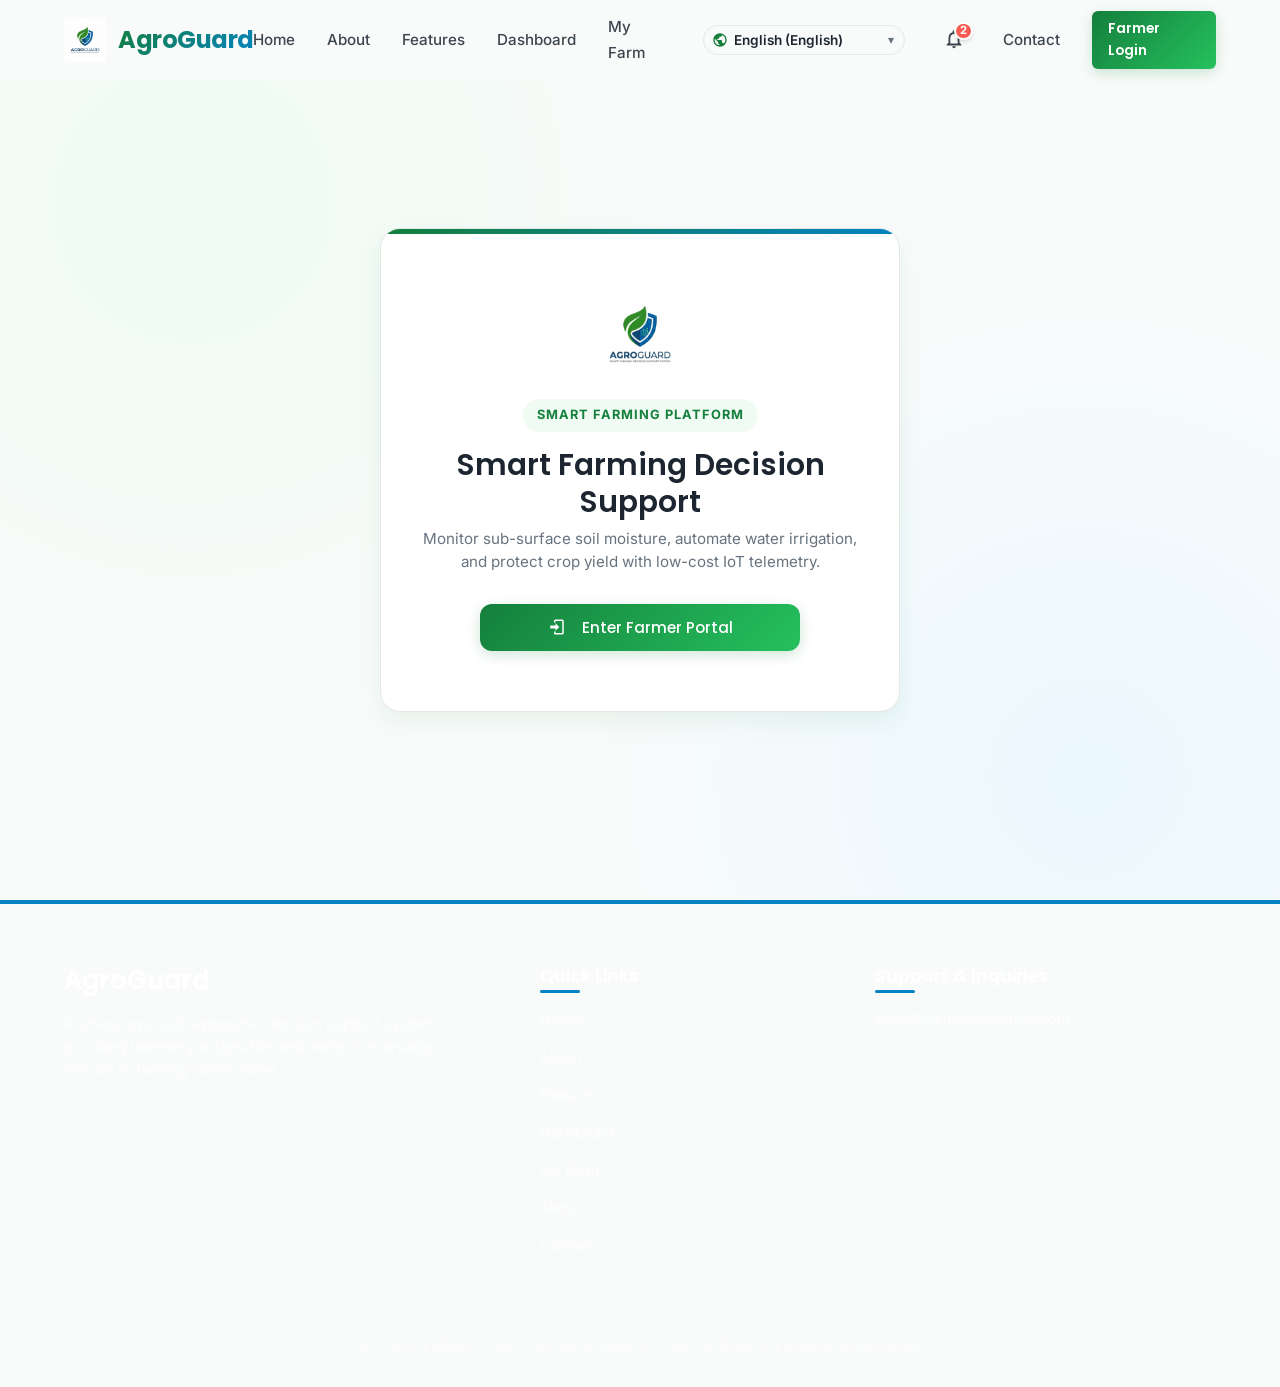
<file: frontend/login.html>
<!DOCTYPE html>
<html lang="en">
<head>
  <meta charset="UTF-8">
  <meta name="viewport" content="width=device-width, initial-scale=1.0">
  <meta name="description" content="Farmer Login and Registration for AgroGuard Smart Farming Decision Support System.">
  <link rel="stylesheet" href="css/style.css">
  <script src="js/translations.js"></script>
  <script src="js/i18n.js"></script>
</head>
<body>

  <!-- Sticky Navigation Bar -->
  <nav class="navbar" id="mainNavbar">
    <div class="container">
      <a href="index.html" class="logo-link" id="navLogoLink">
        <img src="assets/logo/logo.png" alt="AgroGuard Logo" class="logo-img" id="navLogoImg">
        <span class="logo-text" id="navLogoText">AgroGuard</span>
      </a>
      
      <button class="hamburger" id="menuHamburger" aria-label="Toggle Menu">
        <span></span>
        <span></span>
        <span></span>
      </button>

      <ul class="nav-menu" id="navMenu">
        <li class="nav-item"><a href="index.html" class="nav-link" id="navLinkHome" data-i18n="nav.home">Home</a></li>
        <li class="nav-item"><a href="about.html" class="nav-link" id="navLinkAbout" data-i18n="nav.about">About</a></li>
        <li class="nav-item"><a href="features.html" class="nav-link" id="navLinkFeatures" data-i18n="nav.features">Features</a></li>
        <li class="nav-item"><a href="dashboard.html" class="nav-link" id="navLinkDashboard" data-i18n="nav.dashboard">Dashboard</a></li>
        <li class="nav-item"><a href="profile.html" class="nav-link" id="navLinkProfile" data-i18n="nav.my_farm">My Farm</a></li>
        <li class="nav-item">
          <a href="alerts.html" class="nav-link nav-bell-link" id="navLinkAlerts" aria-label="Notifications">
            <svg viewBox="0 0 24 24"><path d="M12 22c1.1 0 2-.9 2-2h-4c0 1.1.9 2 2 2zm6-6v-5c0-3.07-1.63-5.64-4.5-6.32V4c0-.83-.67-1.5-1.5-1.5s-1.5.67-1.5 1.5v.68C7.64 5.36 6 7.92 6 11v5l-2 2v1h16v-1l-2-2zm-2 1H8v-6c0-2.48 1.51-4.5 4-4.5s4 2.02 4 4.5v6z"/></svg>
            <span class="bell-badge" id="navBellBadge" style="display: none;">0</span>
          </a>
        </li>
        <li class="nav-item"><a href="contact.html" class="nav-link" id="navLinkContact" data-i18n="nav.contact">Contact</a></li>
      </ul>
    </div>
  </nav>

  <!-- Main Auth Container -->
  <main class="auth-wrapper" id="authWrapper">
    <div class="auth-card" id="authCard">
      
      <!-- Notification / Alert Box -->
      <div class="auth-alert" id="authAlert" role="alert">
        <svg style="width:18px;height:18px;flex-shrink:0;" viewBox="0 0 24 24"><path d="M13,13H11V7H13M13,17H11V15H13M12,2A10,10 0 0,0 2,12A10,10 0 0,0 12,22A10,10 0 0,0 22,12A10,10 0 0,0 12,2Z" fill="currentColor"/></svg>
        <span id="authAlertText">Alert message</span>
      </div>

      <!-- =========================================================
           VIEW 1: SPLASH SCREEN / WELCOME
           ========================================================= -->
      <section class="splash-view" id="viewSplash">
        <img src="assets/logo/logo.png" alt="AgroGuard Logo" class="splash-logo" id="splashLogo">
        <span class="splash-badge">Smart Farming Platform</span>
        <h1 class="splash-title" data-i18n="auth.splash_title">Welcome to AgroGuard</h1>
        <p class="splash-subtitle" data-i18n="auth.splash_desc">Low-cost IoT decision support empowering farmers with precision irrigation telemetry and crop health analytics.</p>
        
        <button class="btn btn-primary" id="btnStartLogin" style="width: 100%; max-width: 320px;">
          <svg style="width:18px;height:18px;margin-right:8px;" viewBox="0 0 24 24"><path d="M10,17V14H3V10H10V7L15,12L10,17M10,2H19A2,2 0 0,1 21,4V20A2,2 0 0,1 19,22H10A2,2 0 0,1 8,20V18H10V20H19V4H10V6H8V4A2,2 0 0,1 10,2Z" fill="currentColor"/></svg>
          <span data-i18n="auth.enter_portal">Enter Farmer Portal</span>
        </button>
      </section>

      <!-- =========================================================
           VIEW 2: MOBILE NUMBER ENTRY
           ========================================================= -->
      <section style="display: none;" id="viewPhone">
        <div class="auth-header">
          <h2 data-i18n="auth.login_title">Farmer Login / Register</h2>
          <p data-i18n="auth.login_subtitle">Enter your mobile number to securely access your farm telemetry</p>
        </div>

        <!-- Development Demo Notice -->
        <div class="demo-banner">
          <div class="demo-banner-text">
            <strong>Demo Mode:</strong> Any 10-digit number works. Code: <strong>123456</strong>
          </div>
          <button type="button" class="btn-autofill" id="btnFillDemoPhone" data-i18n="auth.demo_phone_btn">Use Demo #</button>
        </div>

        <form id="phoneForm" novalidate>
          <div class="phone-input-row">
            <div class="country-code-pill">
              <svg style="width:18px;height:18px;" viewBox="0 0 24 24"><path d="M12,2A10,10 0 0,0 2,12A10,10 0 0,0 12,22A10,10 0 0,0 22,12A10,10 0 0,0 12,2M12,4A8,8 0 0,1 20,12A8,8 0 0,1 12,20A8,8 0 0,1 4,12A8,8 0 0,1 12,4Z" fill="currentColor"/></svg>
              <span>+91</span>
            </div>
            <div class="form-group phone-field" style="margin-bottom: 0;">
              <input type="tel" id="farmerPhone" class="form-control" placeholder=" " maxlength="10" inputmode="numeric" required>
              <label for="farmerPhone" class="form-label" data-i18n="auth.mobile_label">10-Digit Mobile Number</label>
            </div>
          </div>

          <p style="font-size:0.8rem; color:var(--text-muted); margin-bottom:24px;">
            We will send a 6-digit one-time password (OTP) to this mobile number for verification.
          </p>

          <button type="submit" class="btn btn-primary" id="btnSendOtp" style="width: 100%;" data-i18n="auth.send_otp">
            Send Verification Code (OTP)
          </button>
        </form>
      </section>

      <!-- =========================================================
           VIEW 3: OTP VERIFICATION
           ========================================================= -->
      <section style="display: none;" id="viewOtp">
        <div class="auth-header">
          <h2 data-i18n="auth.otp_title">Verify Mobile Number</h2>
          <p>Enter the 6-digit code sent to <strong id="phoneDisplay">+91 ----------</strong> <a href="#" id="btnEditPhone" style="color:var(--primary-green); margin-left:6px; font-weight:600;">Edit</a></p>
        </div>

        <!-- Demo Mode Hint with 1-Click Auto Fill -->
        <div class="demo-banner">
          <div class="demo-banner-text">
            <strong>Mock OTP:</strong> Enter <strong>123456</strong>
          </div>
          <button type="button" class="btn-autofill" id="btnAutoFillOtp" data-i18n="auth.autofill_demo_otp">Auto-fill 123456</button>
        </div>

        <form id="otpForm" novalidate>
          <div class="otp-boxes" id="otpBoxContainer">
            <input type="text" maxlength="1" class="otp-box" data-index="0" inputmode="numeric" autocomplete="one-time-code" autofocus>
            <input type="text" maxlength="1" class="otp-box" data-index="1" inputmode="numeric">
            <input type="text" maxlength="1" class="otp-box" data-index="2" inputmode="numeric">
            <input type="text" maxlength="1" class="otp-box" data-index="3" inputmode="numeric">
            <input type="text" maxlength="1" class="otp-box" data-index="4" inputmode="numeric">
            <input type="text" maxlength="1" class="otp-box" data-index="5" inputmode="numeric">
          </div>

          <div class="otp-resend-row">
            <span id="timerContainer">Resend code in <strong id="countdownText">60</strong>s</span>
            <button type="button" class="otp-resend-link" id="btnResendOtp" disabled data-i18n="auth.resend_otp">Resend OTP</button>
          </div>

          <button type="submit" class="btn btn-primary" id="btnVerifyOtp" style="width: 100%;" data-i18n="auth.verify_btn">
            Verify & Proceed
          </button>
        </form>
      </section>

      <!-- =========================================================
           VIEW 4: FARMER PROFILE SETUP (First-time / Incomplete Profile)
           ========================================================= -->
      <section style="display: none;" id="viewProfileSetup">
        <div class="auth-header">
          <h2 data-i18n="auth.setup_title">Farm Profile Setup</h2>
          <p data-i18n="auth.setup_subtitle">Tell us about your farm to calibrate smart advisory and irrigation models</p>
        </div>

        <form id="profileSetupForm" novalidate>
          <div class="form-row-2">
            <div class="form-group">
              <input type="text" id="setupFarmerName" class="form-control" placeholder=" " required>
              <label for="setupFarmerName" class="form-label" data-i18n="auth.farmer_name">Farmer Full Name *</label>
            </div>
            <div class="form-group">
              <input type="text" id="setupFarmerPhone" class="form-control" placeholder=" " readonly style="background-color: #f1f5f9; cursor: not-allowed;">
              <label for="setupFarmerPhone" class="form-label" data-i18n="auth.mobile_label">Mobile Number</label>
            </div>
          </div>

          <div class="form-row-2">
            <div class="form-group">
              <input type="text" id="setupFarmName" class="form-control" placeholder=" " required>
              <label for="setupFarmName" class="form-label" data-i18n="auth.farm_name">Farm / Estate Name *</label>
            </div>
            <div class="form-group">
              <input type="text" id="setupCropName" class="form-control" placeholder=" " required>
              <label for="setupCropName" class="form-label" data-i18n="auth.primary_crop">Primary Crop / Block *</label>
            </div>
          </div>

          <div class="form-row-2">
            <div class="form-group">
              <input type="text" id="setupLocation" class="form-control" placeholder=" " required>
              <label for="setupLocation" class="form-label" data-i18n="auth.location">Location / Village / State *</label>
            </div>
            <div class="form-group" style="display: flex; gap: 8px;">
              <div style="flex: 2; position: relative;">
                <input type="number" step="0.1" id="setupFarmSize" class="form-control" placeholder=" " required>
                <label for="setupFarmSize" class="form-label" data-i18n="auth.farm_size">Farm Size *</label>
              </div>
              <select id="setupSizeUnit" class="form-control" style="flex: 1.2; padding: 14px 10px;">
                <option value="Acres" data-i18n="profile.acres">Acres</option>
                <option value="Hectares" data-i18n="profile.hectares">Hectares</option>
                <option value="Bigha" data-i18n="profile.bigha">Bigha</option>
              </select>
            </div>
          </div>

          <button type="submit" class="btn btn-primary" id="btnSaveProfile" style="width: 100%; margin-top: 10px;" data-i18n="auth.complete_setup">
            Save Profile & Launch Dashboard
          </button>
        </form>
      </section>

    </div>
  </main>

  <!-- Footer Section -->
  <footer class="footer" id="mainFooter">
    <div class="container footer-grid">
      <div class="footer-brand">
        <h4>AgroGuard</h4>
        <p data-i18n="common.footer_desc">A smart, low-cost agronomic decision support system providing telemetry automation and water conservation metrics to farming communities.</p>
      </div>
      <div class="footer-links">
        <h5 data-i18n="common.quick_links">Quick Links</h5>
        <ul class="footer-links-list">
          <li><a href="index.html" data-i18n="nav.home">Home</a></li>
          <li><a href="about.html" data-i18n="nav.about">About Project</a></li>
          <li><a href="features.html" data-i18n="nav.features">Platform Features</a></li>
          <li><a href="dashboard.html" data-i18n="nav.dashboard">Live Dashboard</a></li>
          <li><a href="profile.html" data-i18n="nav.my_farm">My Farm</a></li>
          <li><a href="alerts.html" data-i18n="nav.alerts">Alerts & Notifications</a></li>
          <li><a href="contact.html" data-i18n="nav.contact">Contact Team</a></li>
        </ul>
      </div>
      <div class="footer-contact">
        <h5 data-i18n="common.support">Support</h5>
        <div class="footer-contact-item">
          <span>kunal610sharma@gmail.com</span>
        </div>
      </div>
    </div>
    <div class="footer-bottom">
      <p data-i18n="common.copyright">&copy; 2026 AgroGuard Project. Built for Smart Agricultural Sustainability.</p>
    </div>
  </footer>

  <!-- Scripts -->
  <script src="js/auth.js"></script>
  <script src="js/notifications.js"></script>
  <script src="js/app.js"></script>

  <!-- Login Flow Controller Script -->
  <script>
    document.addEventListener('DOMContentLoaded', () => {
      const urlParams = new URLSearchParams(window.location.search);
      const redirectUrl = urlParams.get('redirect') || 'dashboard.html';
      const requestedStep = urlParams.get('step');

      // If user is already authenticated and has completed profile, redirect directly
      if (authService.isAuthenticated() && authService.hasCompletedProfile() && requestedStep !== 'profile') {
        window.location.replace(redirectUrl);
        return;
      }

      // If already authenticated but profile incomplete
      if (authService.isAuthenticated() && !authService.hasCompletedProfile()) {
        showView('viewProfileSetup');
        populateProfileSetup();
        return;
      }

      // Views
      const viewSplash = document.getElementById('viewSplash');
      const viewPhone = document.getElementById('viewPhone');
      const viewOtp = document.getElementById('viewOtp');
      const viewProfileSetup = document.getElementById('viewProfileSetup');
      const alertBox = document.getElementById('authAlert');
      const alertText = document.getElementById('authAlertText');

      // Form Elements
      const phoneForm = document.getElementById('phoneForm');
      const farmerPhone = document.getElementById('farmerPhone');
      const btnStartLogin = document.getElementById('btnStartLogin');
      const btnFillDemoPhone = document.getElementById('btnFillDemoPhone');
      const btnEditPhone = document.getElementById('btnEditPhone');
      const phoneDisplay = document.getElementById('phoneDisplay');
      const otpForm = document.getElementById('otpForm');
      const otpBoxes = document.querySelectorAll('.otp-box');
      const btnAutoFillOtp = document.getElementById('btnAutoFillOtp');
      const btnResendOtp = document.getElementById('btnResendOtp');
      const countdownText = document.getElementById('countdownText');
      const timerContainer = document.getElementById('timerContainer');
      const profileSetupForm = document.getElementById('profileSetupForm');

      let resendTimer = null;
      let secondsLeft = 60;

      // Check if URL specified a step
      if (requestedStep === 'phone') {
        showView('viewPhone');
      }

      // View Switcher
      function showView(viewId) {
        hideAlert();
        [viewSplash, viewPhone, viewOtp, viewProfileSetup].forEach(v => {
          if (v) v.style.display = (v.id === viewId) ? 'block' : 'none';
        });
      }

      // Alert Helpers
      function showAlert(msg, type = 'error') {
        alertText.innerText = msg;
        alertBox.className = `auth-alert show ${type}`;
      }
      function hideAlert() {
        alertBox.className = 'auth-alert';
      }

      // --- 1. SPLASH SCREEN ---
      btnStartLogin.addEventListener('click', () => {
        showView('viewPhone');
      });

      // --- 2. PHONE NUMBER VIEW ---
      btnFillDemoPhone.addEventListener('click', () => {
        farmerPhone.value = '9876543210';
        farmerPhone.dispatchEvent(new Event('input', { bubbles: true }));
        hideAlert();
      });

      phoneForm.addEventListener('submit', async (e) => {
        e.preventDefault();
        hideAlert();
        const phone = farmerPhone.value.trim();

        const btn = document.getElementById('btnSendOtp');
        const origText = btn.innerHTML;
        btn.disabled = true;
        btn.innerText = 'Sending Code...';

        try {
          const result = await authService.sendOTP(phone);
          phoneDisplay.innerText = `+91 ${authService.pendingPhone}`;
          showView('viewOtp');
          startResendCountdown();
          // Focus first OTP box
          if (otpBoxes[0]) otpBoxes[0].focus();
        } catch (err) {
          showAlert(err.message || 'Failed to send OTP. Please check mobile number.', 'error');
        } finally {
          btn.disabled = false;
          btn.innerHTML = origText;
        }
      });

      btnEditPhone.addEventListener('click', (e) => {
        e.preventDefault();
        showView('viewPhone');
      });

      // --- 3. OTP VERIFICATION VIEW ---
      // Auto-advance OTP box typing & backspace handling
      otpBoxes.forEach((box, index) => {
        box.addEventListener('input', (e) => {
          const val = e.target.value.replace(/\D/g, '');
          e.target.value = val ? val.slice(-1) : '';

          if (e.target.value && index < otpBoxes.length - 1) {
            otpBoxes[index + 1].focus();
          }
        });

        box.addEventListener('keydown', (e) => {
          if (e.key === 'Backspace' && !e.target.value && index > 0) {
            otpBoxes[index - 1].focus();
          }
        });

        box.addEventListener('paste', (e) => {
          e.preventDefault();
          const pasted = (e.clipboardData || window.clipboardData).getData('text').replace(/\D/g, '');
          if (pasted) {
            pasted.split('').slice(0, 6).forEach((char, i) => {
              if (otpBoxes[i]) otpBoxes[i].value = char;
            });
            const nextFocus = Math.min(pasted.length, otpBoxes.length - 1);
            if (otpBoxes[nextFocus]) otpBoxes[nextFocus].focus();
          }
        });
      });

      // Quick 1-click Auto-fill Demo OTP
      btnAutoFillOtp.addEventListener('click', () => {
        '123456'.split('').forEach((digit, i) => {
          if (otpBoxes[i]) otpBoxes[i].value = digit;
        });
        hideAlert();
      });

      // Resend OTP logic
      btnResendOtp.addEventListener('click', async () => {
        btnResendOtp.disabled = true;
        try {
          await authService.resendOTP();
          showAlert('New demo OTP sent (123456).', 'success');
          startResendCountdown();
        } catch (err) {
          showAlert(err.message, 'error');
          btnResendOtp.disabled = false;
        }
      });

      function startResendCountdown() {
        clearInterval(resendTimer);
        secondsLeft = 60;
        btnResendOtp.disabled = true;
        timerContainer.style.display = 'inline';

        resendTimer = setInterval(() => {
          secondsLeft--;
          countdownText.innerText = secondsLeft;
          if (secondsLeft <= 0) {
            clearInterval(resendTimer);
            btnResendOtp.disabled = false;
            timerContainer.style.display = 'none';
          }
        }, 1000);
      }

      // Verify OTP Submission
      otpForm.addEventListener('submit', async (e) => {
        e.preventDefault();
        hideAlert();

        const code = Array.from(otpBoxes).map(b => b.value).join('');
        const btn = document.getElementById('btnVerifyOtp');
        const origText = btn.innerHTML;
        btn.disabled = true;
        btn.innerText = 'Verifying...';

        try {
          const result = await authService.verifyOTP(code);

          // If profile is new or incomplete -> go to profile setup
          if (result.isNewProfile || !authService.hasCompletedProfile()) {
            showView('viewProfileSetup');
            populateProfileSetup();
          } else {
            // Already has profile -> redirect to destination
            showAlert('Authentication successful! Loading dashboard...', 'success');
            setTimeout(() => {
              window.location.replace(redirectUrl);
            }, 800);
          }
        } catch (err) {
          showAlert(err.message || 'Invalid verification code.', 'error');
        } finally {
          btn.disabled = false;
          btn.innerHTML = origText;
        }
      });

      // --- 4. PROFILE SETUP VIEW ---
      function populateProfileSetup() {
        const user = authService.getCurrentUser();
        const profile = authService.getProfile();
        const phoneField = document.getElementById('setupFarmerPhone');
        if (phoneField) {
          phoneField.value = user ? `+91 ${user.phone}` : (profile?.phone || '');
        }
        if (profile) {
          if (profile.name) document.getElementById('setupFarmerName').value = profile.name;
          if (profile.farmName) document.getElementById('setupFarmName').value = profile.farmName;
          if (profile.cropName) document.getElementById('setupCropName').value = profile.cropName;
          if (profile.location) document.getElementById('setupLocation').value = profile.location;
          if (profile.farmSize) document.getElementById('setupFarmSize').value = profile.farmSize;
          if (profile.sizeUnit) document.getElementById('setupSizeUnit').value = profile.sizeUnit;
        }
      }

      profileSetupForm.addEventListener('submit', async (e) => {
        e.preventDefault();
        hideAlert();

        const name = document.getElementById('setupFarmerName').value.trim();
        const farmName = document.getElementById('setupFarmName').value.trim();
        const cropName = document.getElementById('setupCropName').value.trim();
        const location = document.getElementById('setupLocation').value.trim();
        const farmSize = document.getElementById('setupFarmSize').value.trim();
        const sizeUnit = document.getElementById('setupSizeUnit').value;

        if (!name || !farmName || !cropName || !location || !farmSize) {
          showAlert('Please fill in all farm profile fields.', 'error');
          return;
        }

        const btn = document.getElementById('btnSaveProfile');
        const origText = btn ? btn.innerHTML : '';
        if (btn) {
          btn.disabled = true;
          btn.innerText = 'Saving Profile...';
        }

        try {
          const user = authService.getCurrentUser();
          await authService.saveProfile({
            name,
            phone: user?.phone || '',
            farmName,
            cropName,
            location,
            farmSize,
            sizeUnit
          });

          showAlert('Profile configured! Redirecting to dashboard...', 'success');
          setTimeout(() => {
            window.location.replace(redirectUrl);
          }, 800);
        } catch (err) {
          showAlert(err.message || 'Failed to save profile. Please try again.', 'error');
        } finally {
          if (btn) {
            btn.disabled = false;
            btn.innerHTML = origText;
          }
        }
      });

    });
  </script>
</body>
</html>
</file>
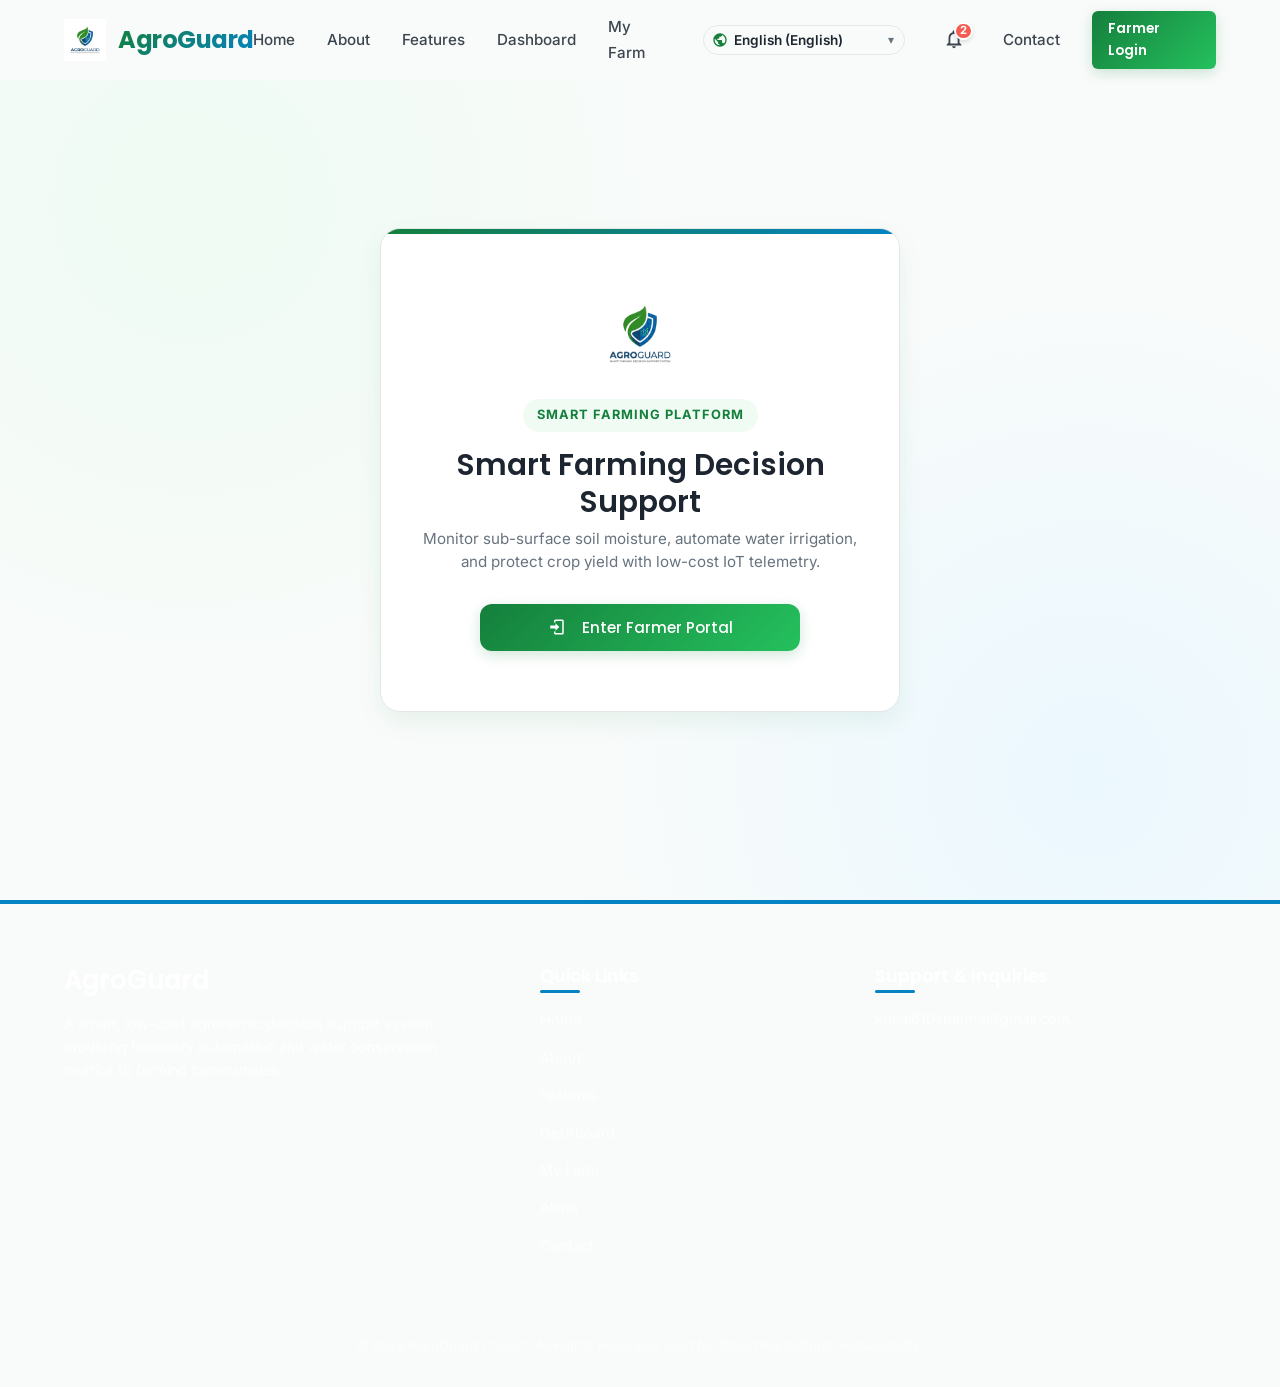
<file: frontend/profile.html>
<!DOCTYPE html>
<html lang="en">
<head>
  <meta charset="UTF-8">
  <meta name="viewport" content="width=device-width, initial-scale=1.0">
  <meta name="description" content="My Farm Profile and Agricultural Estate Configuration on AgroGuard.">
  <link rel="stylesheet" href="css/style.css">
  <script src="js/translations.js"></script>
  <script src="js/i18n.js"></script>
</head>
<body>

  <!-- Sticky Navigation Bar -->
  <nav class="navbar" id="mainNavbar">
    <div class="container">
      <a href="index.html" class="logo-link" id="navLogoLink">
        <img src="assets/logo/logo.png" alt="AgroGuard Logo" class="logo-img" id="navLogoImg">
        <span class="logo-text" id="navLogoText">AgroGuard</span>
      </a>
      
      <button class="hamburger" id="menuHamburger" aria-label="Toggle Menu">
        <span></span>
        <span></span>
        <span></span>
      </button>

      <ul class="nav-menu" id="navMenu">
        <li class="nav-item"><a href="index.html" class="nav-link" id="navLinkHome" data-i18n="nav.home">Home</a></li>
        <li class="nav-item"><a href="about.html" class="nav-link" id="navLinkAbout" data-i18n="nav.about">About</a></li>
        <li class="nav-item"><a href="features.html" class="nav-link" id="navLinkFeatures" data-i18n="nav.features">Features</a></li>
        <li class="nav-item"><a href="dashboard.html" class="nav-link" id="navLinkDashboard" data-i18n="nav.dashboard">Dashboard</a></li>
        <li class="nav-item"><a href="profile.html" class="nav-link active" id="navLinkProfile" data-i18n="nav.my_farm">My Farm</a></li>
        <li class="nav-item">
          <a href="alerts.html" class="nav-link nav-bell-link" id="navLinkAlerts" aria-label="Notifications">
            <svg viewBox="0 0 24 24"><path d="M12 22c1.1 0 2-.9 2-2h-4c0 1.1.9 2 2 2zm6-6v-5c0-3.07-1.63-5.64-4.5-6.32V4c0-.83-.67-1.5-1.5-1.5s-1.5.67-1.5 1.5v.68C7.64 5.36 6 7.92 6 11v5l-2 2v1h16v-1l-2-2zm-2 1H8v-6c0-2.48 1.51-4.5 4-4.5s4 2.02 4 4.5v6z"/></svg>
            <span class="bell-badge" id="navBellBadge" style="display: none;">0</span>
          </a>
        </li>
        <li class="nav-item"><a href="contact.html" class="nav-link" id="navLinkContact" data-i18n="nav.contact">Contact</a></li>
      </ul>
    </div>
  </nav>

  <!-- Main Profile Container -->
  <main class="container" style="padding-top: calc(var(--header-height) + 30px); padding-bottom: 80px;" id="profileMain">
    
    <!-- Top Farmer & Farm Header Banner -->
    <div class="myfarm-header" id="myFarmHeader">
      <div class="farmer-badge-group">
        <div class="farmer-avatar-lg" id="avatarDisplay">F</div>
        <div class="farmer-header-info">
          <h2 id="headerFarmerName" data-i18n="profile.title">Farmer Profile</h2>
          <p id="headerFarmSubtitle"><span data-i18n="profile.subtitle">AgroGuard Decision Support Member</span> &bull; <span id="headerVerifiedPhone">+91 ----------</span></p>
        </div>
      </div>
      
      <div style="display: flex; gap: 12px; align-items: center;">
        <a href="dashboard.html" class="btn btn-primary btn-sm" id="btnHeaderDashboard">
          <svg style="width:16px;height:16px;" viewBox="0 0 24 24"><path d="M13,3V9H21V3M13,21H21V11H13M3,21H11V15H3M3,13H11V3H3V13Z" fill="currentColor"/></svg>
          <span data-i18n="profile.btn_dashboard">Farm Dashboard</span>
        </a>
        <button type="button" class="btn btn-secondary btn-sm" id="btnHeaderLogout" style="border-color: var(--color-danger); color: var(--color-danger);">
          <svg style="width:16px;height:16px;" viewBox="0 0 24 24"><path d="M16,17V14H9V10H16V7L21,12L16,17M14,2A2,2 0 0,1 16,4V6H14V4H5V20H14V18H16V20A2,2 0 0,1 14,22H5A2,2 0 0,1 3,20V4A2,2 0 0,1 5,2H14Z" fill="currentColor"/></svg>
          <span data-i18n="nav.logout">Logout</span>
        </button>
      </div>
    </div>

    <!-- Notification Toast / Alert -->
    <div class="auth-alert" id="profileAlert" role="alert" style="margin-bottom: 24px;">
      <svg style="width:18px;height:18px;flex-shrink:0;" viewBox="0 0 24 24"><path d="M13,13H11V7H13M13,17H11V15H13M12,2A10,10 0 0,0 2,12A10,10 0 0,0 12,22A10,10 0 0,0 22,12A10,10 0 0,0 12,2Z" fill="currentColor"/></svg>
      <span id="profileAlertText">Notification message</span>
    </div>

    <!-- My Farm Layout Grid -->
    <div class="myfarm-grid">
      
      <!-- Left Column: Edit Farmer & Farm Profile Form -->
      <div class="contact-form-card" style="margin-bottom: 0;">
        <h3 style="font-size: 1.35rem; margin-bottom: 6px; color: var(--text-dark);" data-i18n="profile.edit_title">Edit Farm Details</h3>
        <p style="color: var(--text-muted); font-size: 0.9rem; margin-bottom: 24px;">Keep your crop, location, and acreage up to date for precise advisory outputs.</p>

        <form id="editProfileForm" novalidate>
          <div class="form-row-2">
            <div class="form-group">
              <input type="text" id="profFarmerName" class="form-control" placeholder=" " required>
              <label for="profFarmerName" class="form-label" data-i18n="auth.farmer_name">Farmer Name *</label>
            </div>
            <div class="form-group">
              <input type="text" id="profPhone" class="form-control" placeholder=" " readonly style="background-color: #f8fafc; cursor: not-allowed;">
              <label for="profPhone" class="form-label" data-i18n="auth.mobile_label">Verified Mobile</label>
            </div>
          </div>

          <div class="form-row-2">
            <div class="form-group">
              <input type="text" id="profFarmName" class="form-control" placeholder=" " required>
              <label for="profFarmName" class="form-label" data-i18n="auth.farm_name">Farm / Estate Name *</label>
            </div>
            <div class="form-group">
              <input type="text" id="profCropName" class="form-control" placeholder=" " required>
              <label for="profCropName" class="form-label" data-i18n="auth.primary_crop">Active Crop / Plot *</label>
            </div>
          </div>

          <div class="form-row-2">
            <div class="form-group">
              <input type="text" id="profLocation" class="form-control" placeholder=" " required>
              <label for="profLocation" class="form-label" data-i18n="auth.location">Farm Location *</label>
            </div>
            <div class="form-group" style="display: flex; gap: 8px;">
              <div style="flex: 2; position: relative;">
                <input type="number" step="0.1" id="profFarmSize" class="form-control" placeholder=" " required>
                <label for="profFarmSize" class="form-label" data-i18n="auth.farm_size">Farm Size *</label>
              </div>
              <select id="profSizeUnit" class="form-control" style="flex: 1.2; padding: 14px 10px;">
                <option value="Acres" data-i18n="profile.acres">Acres</option>
                <option value="Hectares" data-i18n="profile.hectares">Hectares</option>
                <option value="Bigha" data-i18n="profile.bigha">Bigha</option>
              </select>
            </div>
          </div>

          <button type="submit" class="btn btn-primary" id="btnSaveFarmProfile" style="margin-top: 10px;">
            <svg style="width:16px;height:16px;margin-right:6px;" viewBox="0 0 24 24"><path d="M15,9H5V5H15M12,19A3,3 0 0,1 9,16A3,3 0 0,1 12,13A3,3 0 0,1 15,16A3,3 0 0,1 12,19M17,3H5C3.89,3 3,3.9 3,5V19A2,2 0 0,0 5,21H19A2,2 0 0,0 21,19V7L17,3Z" fill="currentColor"/></svg>
            <span data-i18n="common.save_changes">Save Profile Changes</span>
          </button>
        </form>
      </div>

      <!-- Right Column: Quick Farm Stats & Actions -->
      <div>
        <div class="contact-info-card" style="padding: 28px;">
          <h3 style="font-size: 1.25rem; margin-bottom: 20px;">Farm Overview</h3>

          <div class="farm-stat-card">
            <div class="farm-stat-icon">
              <svg style="width:24px;height:24px;" viewBox="0 0 24 24"><path d="M17,8C15.9,8 15,8.9 15,10C15,11.1 15.9,12 17,12C18.1,12 19,11.1 19,10C19,8.9 18.1,8 17,8M7,8C5.9,8 5,8.9 5,10C5,11.1 5.9,12 7,12C8.1,12 9,11.1 9,10C9,8.9 8.1,8 7,8M12,14C8.67,14 2,15.67 2,19V22H22V19C22,15.67 15.33,14 12,14M4,20C4.33,19.03 8.35,18 12,18C15.65,18 19.67,19.03 20,20H4Z" fill="currentColor"/></svg>
            </div>
            <div>
              <div style="font-size:0.8rem; color:var(--text-muted); font-weight:600; text-transform:uppercase;" data-i18n="profile.stat_crop">Registered Crop</div>
              <div style="font-size:1.1rem; font-weight:700; color:var(--text-dark);" id="statCropName">--</div>
            </div>
          </div>

          <div class="farm-stat-card">
            <div class="farm-stat-icon blue">
              <svg style="width:24px;height:24px;" viewBox="0 0 24 24"><path d="M12,2A10,10 0 0,0 2,12A10,10 0 0,0 12,22A10,10 0 0,0 22,12A10,10 0 0,0 12,2M12,4A8,8 0 0,1 20,12A8,8 0 0,1 12,20A8,8 0 0,1 4,12A8,8 0 0,1 12,4M12,6V11.5L16.25,14L17,12.75L13.5,10.68V6H12Z" fill="currentColor"/></svg>
            </div>
            <div>
              <div style="font-size:0.8rem; color:var(--text-muted); font-weight:600; text-transform:uppercase;" data-i18n="profile.stat_size">Cultivated Area</div>
              <div style="font-size:1.1rem; font-weight:700; color:var(--text-dark);" id="statFarmSize">--</div>
            </div>
          </div>

          <div class="farm-stat-card">
            <div class="farm-stat-icon brown">
              <svg style="width:24px;height:24px;" viewBox="0 0 24 24"><path d="M12,11.5A2.5,2.5 0 0,1 9.5,9A2.5,2.5 0 0,1 12,6.5A2.5,2.5 0 0,1 14.5,9A2.5,2.5 0 0,1 12,11.5M12,2A7,7 0 0,0 5,9C5,14.25 12,22 12,22C12,22 19,14.25 19,9A7,7 0 0,0 12,2Z" fill="currentColor"/></svg>
            </div>
            <div>
              <div style="font-size:0.8rem; color:var(--text-muted); font-weight:600; text-transform:uppercase;" data-i18n="profile.stat_location">Region / Location</div>
              <div style="font-size:1.1rem; font-weight:700; color:var(--text-dark);" id="statLocation">--</div>
            </div>
          </div>

          <div style="margin-top: 24px;">
            <a href="dashboard.html" class="btn btn-primary" style="width: 100%; margin-bottom: 12px;" data-i18n="profile.btn_dashboard">
              Open Farm Dashboard
            </a>
            <button type="button" class="btn btn-secondary" id="btnSideLogout" style="width: 100%; border-color: #cbd5e1; color: var(--text-dark);" data-i18n="nav.logout">
              Logout of AgroGuard
            </button>
          </div>
        </div>
      </div>

    </div>

  </main>

  <!-- Footer Section -->
  <footer class="footer" id="mainFooter">
    <div class="container footer-grid">
      <div class="footer-brand">
        <h4>AgroGuard</h4>
        <p data-i18n="common.footer_desc">A smart, low-cost agronomic decision support system providing telemetry automation and water conservation metrics to farming communities.</p>
      </div>
      <div class="footer-links">
        <h5 data-i18n="common.quick_links">Quick Links</h5>
        <ul class="footer-links-list">
          <li><a href="index.html" data-i18n="nav.home">Home</a></li>
          <li><a href="about.html" data-i18n="nav.about">About Project</a></li>
          <li><a href="features.html" data-i18n="nav.features">Platform Features</a></li>
          <li><a href="dashboard.html" data-i18n="nav.dashboard">Live Dashboard</a></li>
          <li><a href="profile.html" data-i18n="nav.my_farm">My Farm</a></li>
          <li><a href="alerts.html" data-i18n="nav.alerts">Alerts & Notifications</a></li>
          <li><a href="contact.html" data-i18n="nav.contact">Contact Team</a></li>
        </ul>
      </div>
      <div class="footer-contact">
        <h5 data-i18n="common.support">Support</h5>
        <div class="footer-contact-item">
          <span>kunal610sharma@gmail.com</span>
        </div>
      </div>
    </div>
    <div class="footer-bottom">
      <p data-i18n="common.copyright">&copy; 2026 AgroGuard Project. Built for Smart Agricultural Sustainability.</p>
    </div>
  </footer>

  <!-- Scripts -->
  <script src="js/auth.js"></script>
  <script src="js/notifications.js"></script>
  <script src="js/app.js"></script>

  <!-- Profile Controller Script -->
  <script>
    document.addEventListener('DOMContentLoaded', () => {
      // 1. Route Protection Check
      if (!authService.protectRoute('profile.html')) {
        return; // protectRoute redirects if not authenticated
      }

      const alertBox = document.getElementById('profileAlert');
      const alertText = document.getElementById('profileAlertText');
      const form = document.getElementById('editProfileForm');

      // Populate profile data
      loadProfileData();

      // Logout handlers
      const handleLogout = () => {
        if (confirm('Are you sure you want to log out of AgroGuard?')) {
          authService.logout('login.html');
        }
      };

      document.getElementById('btnHeaderLogout')?.addEventListener('click', handleLogout);
      document.getElementById('btnSideLogout')?.addEventListener('click', handleLogout);

      // Form submit handler
      form.addEventListener('submit', async (e) => {
        e.preventDefault();
        hideAlert();

        const name = document.getElementById('profFarmerName').value.trim();
        const farmName = document.getElementById('profFarmName').value.trim();
        const cropName = document.getElementById('profCropName').value.trim();
        const location = document.getElementById('profLocation').value.trim();
        const farmSize = document.getElementById('profFarmSize').value.trim();
        const sizeUnit = document.getElementById('profSizeUnit').value;

        if (!name || !farmName || !cropName || !location || !farmSize) {
          showAlert('Please fill in all farm profile fields.', 'error');
          return;
        }

        const btn = document.getElementById('btnSaveFarmProfile');
        const origText = btn ? btn.innerHTML : '';
        if (btn) {
          btn.disabled = true;
          btn.innerText = 'Saving...';
        }

        try {
          const user = authService.getCurrentUser();
          await authService.saveProfile({
            name,
            phone: user?.phone || '',
            farmName,
            cropName,
            location,
            farmSize,
            sizeUnit
          });

          loadProfileData();
          showAlert('Profile updated successfully!', 'success');
        } catch (err) {
          showAlert(err.message || 'Failed to update profile.', 'error');
        } finally {
          if (btn) {
            btn.disabled = false;
            btn.innerHTML = origText;
          }
        }
      });

      function loadProfileData() {
        const user = authService.getCurrentUser();
        const profile = authService.getProfile() || {};

        const farmerName = profile.name || 'Farmer';
        const farmName = profile.farmName || 'My Farm';
        const phone = user ? `+91 ${user.phone}` : (profile.phone || '');
        const crop = profile.cropName || 'Maize';
        const loc = profile.location || 'Plot 1';
        const size = profile.farmSize ? `${profile.farmSize} ${profile.sizeUnit || 'Acres'}` : 'Not specified';

        // Header
        document.getElementById('avatarDisplay').innerText = farmerName.charAt(0).toUpperCase();
        document.getElementById('headerFarmerName').innerText = `${farmerName}'s Farm`;
        document.getElementById('headerFarmSubtitle').innerHTML = `${farmName} &bull; <span id="headerVerifiedPhone">${phone}</span>`;

        // Form Fields
        document.getElementById('profFarmerName').value = profile.name || '';
        document.getElementById('profPhone').value = phone;
        document.getElementById('profFarmName').value = profile.farmName || '';
        document.getElementById('profCropName').value = profile.cropName || '';
        document.getElementById('profLocation').value = profile.location || '';
        document.getElementById('profFarmSize').value = profile.farmSize || '';
        if (profile.sizeUnit) {
          document.getElementById('profSizeUnit').value = profile.sizeUnit;
        }

        // Overview Cards
        document.getElementById('statCropName').innerText = crop;
        document.getElementById('statFarmSize').innerText = size;
        document.getElementById('statLocation').innerText = loc;

        // Trigger floating labels
        const inputs = form.querySelectorAll('.form-control');
        inputs.forEach(input => {
          input.dispatchEvent(new Event('input', { bubbles: true }));
        });
      }

      function showAlert(msg, type = 'error') {
        alertText.innerText = msg;
        alertBox.className = `auth-alert show ${type}`;
        setTimeout(() => {
          if (type === 'success') hideAlert();
        }, 3500);
      }

      function hideAlert() {
        alertBox.className = 'auth-alert';
      }
    });
  </script>
</body>
</html>
</file>
<file: frontend/css/style.css>
/*
 * AgroGuard AgriTech Stylesheet
 * Brand: Smart Farming, Sustainability, Water Conservation, Nature, Technology
 */

@import url('https://fonts.googleapis.com/css2?family=Inter:wght@300;400;500;600;700&family=Poppins:wght@400;500;600;700;800&family=Nunito:wght@400;600;700&family=Noto+Sans+Devanagari:wght@400;600;700&family=Noto+Sans+Bengali:wght@400;600;700&family=Noto+Sans+Telugu:wght@400;600;700&family=Noto+Sans+Tamil:wght@400;600;700&family=Noto+Sans+Kannada:wght@400;600;700&family=Noto+Sans+Gujarati:wght@400;600;700&family=Noto+Sans+Gurmukhi:wght@400;600;700&family=Noto+Sans+Malayalam:wght@400;600;700&display=swap');

/* ==========================================
   CSS CUSTOM VARIABLES
   ========================================== */
:root {
  /* Colors */
  --primary-green: hsl(142, 72%, 29%);       /* Forest green */
  --primary-green-rgb: 21, 128, 61;
  --primary-green-light: hsl(142, 60%, 96%); /* Very light pastel green */
  --primary-green-medium: hsl(142, 68%, 45%);
  --accent-blue: hsl(200, 95%, 39%);          /* Pure water blue */
  --accent-blue-rgb: 5, 122, 194;
  --accent-blue-light: hsl(200, 95%, 96%);
  --accent-brown: hsl(25, 45%, 35%);          /* Earthy clay brown */
  --accent-brown-light: hsl(25, 45%, 96%);
  
  --bg-main: hsl(140, 15%, 98%);             /* Extremely soft warm/greenish neutral light */
  --bg-card: hsl(0, 0%, 100%);
  --bg-nav: rgba(255, 255, 255, 0.85);
  
  --text-dark: hsl(210, 25%, 15%);
  --text-muted: hsl(210, 10%, 45%);
  --text-light: hsl(0, 0%, 100%);
  
  --border-color: hsl(140, 10%, 90%);
  --border-focus: hsl(142, 72%, 45%);
  
  /* Status Colors */
  --color-success: hsl(142, 72%, 29%);
  --color-warning: hsl(38, 92%, 50%);
  --color-danger: hsl(4, 90%, 58%);
  --color-info: hsl(200, 95%, 39%);

  /* Transitions */
  --transition-smooth: all 0.3s cubic-bezier(0.4, 0, 0.2, 1);
  --transition-fast: all 0.15s ease;
  --transition-bounce: all 0.5s cubic-bezier(0.175, 0.885, 0.32, 1.275);
  
  /* Shadows */
  --shadow-sm: 0 2px 4px rgba(0, 0, 0, 0.02);
  --shadow-md: 0 4px 12px rgba(21, 128, 61, 0.05);
  --shadow-lg: 0 10px 25px rgba(21, 128, 61, 0.08);
  --shadow-inset: inset 0 2px 4px rgba(0, 0, 0, 0.06);

  /* Layout Variables */
  --max-width: 1200px;
  --header-height: 80px;
  --border-radius-sm: 6px;
  --border-radius-md: 12px;
  --border-radius-lg: 20px;
}

/* ==========================================
   BASE RESET
   ========================================== */
*, *::before, *::after {
  box-sizing: border-box;
  margin: 0;
  padding: 0;
}

html {
  scroll-behavior: smooth;
  font-size: 16px;
}

body {
  font-family: 'Inter', 'Noto Sans Devanagari', 'Noto Sans Bengali', 'Noto Sans Telugu', 'Noto Sans Tamil', 'Noto Sans Kannada', 'Noto Sans Gujarati', 'Noto Sans Gurmukhi', 'Noto Sans Malayalam', sans-serif;
  background-color: var(--bg-main);
  color: var(--text-dark);
  line-height: 1.6;
  overflow-x: hidden;
}

h1, h2, h3, h4, h5, h6 {
  font-family: 'Poppins', 'Noto Sans Devanagari', 'Noto Sans Bengali', 'Noto Sans Telugu', 'Noto Sans Tamil', 'Noto Sans Kannada', 'Noto Sans Gujarati', 'Noto Sans Gurmukhi', 'Noto Sans Malayalam', sans-serif;
  font-weight: 600;
  line-height: 1.25;
  color: var(--primary-green);
}

a {
  text-decoration: none;
  color: inherit;
  transition: var(--transition-fast);
}

ul {
  list-style: none;
}

img {
  max-width: 100%;
  height: auto;
  display: block;
}

/* ==========================================
   LAYOUT UTILITIES
   ========================================== */
.container {
  width: 100%;
  max-width: var(--max-width);
  margin: 0 auto;
  padding: 0 24px;
}

.section {
  padding: 80px 0;
  position: relative;
}

.section-bg-light {
  background-color: var(--primary-green-light);
}

.section-bg-earth {
  background-color: var(--accent-brown-light);
}

.section-header {
  text-align: center;
  max-width: 700px;
  margin: 0 auto 50px auto;
}

.section-header h2 {
  font-size: 2.25rem;
  margin-bottom: 16px;
  position: relative;
  display: inline-block;
}

.section-header h2::after {
  content: '';
  position: absolute;
  bottom: -8px;
  left: 50%;
  transform: translateX(-50%);
  width: 60px;
  height: 4px;
  background: linear-gradient(90deg, var(--primary-green), var(--accent-blue));
  border-radius: 2px;
}

.section-header p {
  color: var(--text-muted);
  font-size: 1.1rem;
}

.flex-center {
  display: flex;
  justify-content: center;
  align-items: center;
}

.grid-2 {
  display: grid;
  grid-template-columns: repeat(2, 1fr);
  gap: 40px;
  align-items: center;
}

.grid-3 {
  display: grid;
  grid-template-columns: repeat(3, 1fr);
  gap: 30px;
}

.grid-4 {
  display: grid;
  grid-template-columns: repeat(4, 1fr);
  gap: 24px;
}

/* ==========================================
   STICKY NAVIGATION BAR
   ========================================== */
.navbar {
  height: var(--header-height);
  width: 100%;
  position: fixed;
  top: 0;
  left: 0;
  z-index: 1000;
  background-color: transparent;
  transition: var(--transition-smooth);
  display: flex;
  align-items: center;
}

.navbar.scrolled {
  background-color: var(--bg-nav);
  backdrop-filter: blur(12px);
  -webkit-backdrop-filter: blur(12px);
  box-shadow: 0 4px 20px rgba(0, 0, 0, 0.05);
  height: 70px;
  border-bottom: 1px solid var(--border-color);
}

.navbar .container {
  display: flex;
  justify-content: space-between;
  align-items: center;
  width: 100%;
}

.logo-link {
  display: flex;
  align-items: center;
  gap: 12px;
}

.logo-img {
  height: 42px;
  width: auto;
  transition: var(--transition-smooth);
}

.logo-text {
  font-family: 'Poppins', sans-serif;
  font-size: 1.5rem;
  font-weight: 700;
  background: linear-gradient(135deg, var(--primary-green), var(--accent-blue));
  -webkit-background-clip: text;
  -webkit-text-fill-color: transparent;
  letter-spacing: -0.5px;
}

.nav-menu {
  display: flex;
  align-items: center;
  gap: 32px;
}

.nav-item {
  position: relative;
}

.nav-link {
  font-weight: 500;
  font-size: 0.95rem;
  color: var(--text-dark);
  padding: 8px 0;
  opacity: 0.85;
}

.nav-link:hover, .nav-link.active {
  color: var(--primary-green);
  opacity: 1;
}

.nav-link::after {
  content: '';
  position: absolute;
  bottom: 0;
  left: 0;
  width: 0;
  height: 2px;
  background-color: var(--primary-green);
  transition: var(--transition-smooth);
}

.nav-link:hover::after, .nav-link.active::after {
  width: 100%;
}

/* Hamburger Menu button */
.hamburger {
  display: none;
  background: none;
  border: none;
  cursor: pointer;
  z-index: 1100;
  width: 30px;
  height: 20px;
  position: relative;
}

.hamburger span {
  display: block;
  width: 100%;
  height: 3px;
  background-color: var(--primary-green);
  border-radius: 3px;
  position: absolute;
  transition: var(--transition-smooth);
}

.hamburger span:nth-child(1) { top: 0; }
.hamburger span:nth-child(2) { top: 8px; }
.hamburger span:nth-child(3) { top: 16px; }

.hamburger.active span:nth-child(1) {
  transform: translateY(8px) rotate(45deg);
}
.hamburger.active span:nth-child(2) {
  opacity: 0;
}
.hamburger.active span:nth-child(3) {
  transform: translateY(-8px) rotate(-45deg);
}

/* ==========================================
   BUTTON SYSTEM
   ========================================== */
.btn {
  display: inline-flex;
  align-items: center;
  justify-content: center;
  padding: 12px 28px;
  font-family: 'Poppins', sans-serif;
  font-weight: 500;
  font-size: 0.95rem;
  border-radius: var(--border-radius-md);
  cursor: pointer;
  transition: var(--transition-smooth);
  gap: 8px;
  border: none;
}

.btn-primary {
  background: linear-gradient(135deg, var(--primary-green), var(--primary-green-medium));
  color: var(--text-light);
  box-shadow: 0 4px 14px rgba(21, 128, 61, 0.2);
}

.btn-primary:hover {
  transform: translateY(-2px);
  box-shadow: 0 6px 20px rgba(21, 128, 61, 0.3);
  background: linear-gradient(135deg, var(--primary-green-medium), var(--primary-green));
}

.btn-secondary {
  background: transparent;
  color: var(--primary-green);
  border: 2px solid var(--primary-green);
}

.btn-secondary:hover {
  background-color: var(--primary-green-light);
  transform: translateY(-2px);
}

.btn-blue {
  background: linear-gradient(135deg, var(--accent-blue), #0099ff);
  color: var(--text-light);
  box-shadow: 0 4px 14px rgba(5, 122, 194, 0.2);
}

.btn-blue:hover {
  transform: translateY(-2px);
  box-shadow: 0 6px 20px rgba(5, 122, 194, 0.3);
}

.btn-sm {
  padding: 8px 18px;
  font-size: 0.85rem;
  border-radius: var(--border-radius-sm);
}

/* ==========================================
   HERO SECTION (HOME)
   ========================================== */
.hero {
  min-height: 100vh;
  padding-top: calc(var(--header-height) + 40px);
  display: flex;
  align-items: center;
  position: relative;
  background: radial-gradient(circle at 80% 20%, var(--primary-green-light) 0%, transparent 50%),
              radial-gradient(circle at 10% 80%, var(--accent-blue-light) 0%, transparent 40%);
}

.hero-content {
  max-width: 580px;
}

.hero-tag {
  display: inline-block;
  padding: 6px 16px;
  background-color: var(--primary-green-light);
  color: var(--primary-green);
  font-size: 0.85rem;
  font-weight: 600;
  border-radius: 50px;
  margin-bottom: 20px;
  border: 1px solid rgba(21, 128, 61, 0.15);
  text-transform: uppercase;
  letter-spacing: 1px;
}

.hero-content h1 {
  font-size: 3.5rem;
  font-weight: 800;
  line-height: 1.15;
  margin-bottom: 24px;
  background: linear-gradient(135deg, var(--primary-green) 30%, var(--accent-blue) 90%);
  -webkit-background-clip: text;
  -webkit-text-fill-color: transparent;
}

.hero-content p {
  font-size: 1.15rem;
  color: var(--text-muted);
  margin-bottom: 36px;
  font-family: 'Nunito', sans-serif;
}

.hero-actions {
  display: flex;
  gap: 16px;
  flex-wrap: wrap;
}

.hero-image-wrapper {
  position: relative;
  border-radius: var(--border-radius-lg);
  overflow: hidden;
  box-shadow: var(--shadow-lg);
  border: 4px solid var(--bg-card);
  transition: var(--transition-bounce);
  aspect-ratio: 4/3;
  background-color: #eaeaea;
}

.hero-image-wrapper:hover {
  transform: scale(1.02) rotate(0.5deg);
}

.hero-image {
  width: 100%;
  height: 100%;
  object-fit: cover;
}

/* ==========================================
   ABOUT HIGHLIGHT SECTION (HOME)
   ========================================== */
.intro-grid {
  align-items: center;
}

.intro-text h3 {
  font-size: 1.75rem;
  margin-bottom: 18px;
  color: var(--accent-brown);
}

.intro-text p {
  color: var(--text-muted);
  margin-bottom: 24px;
}

.intro-stats {
  display: grid;
  grid-template-columns: repeat(3, 1fr);
  gap: 20px;
  margin-top: 40px;
}

.stat-item {
  text-align: center;
  padding: 20px;
  background-color: var(--bg-card);
  border-radius: var(--border-radius-md);
  box-shadow: var(--shadow-sm);
  border: 1px solid var(--border-color);
  transition: var(--transition-smooth);
}

.stat-item:hover {
  transform: translateY(-5px);
  border-color: var(--primary-green-medium);
  box-shadow: var(--shadow-md);
}

.stat-number {
  font-size: 2.25rem;
  font-weight: 700;
  color: var(--primary-green);
  font-family: 'Poppins', sans-serif;
  margin-bottom: 4px;
}

.stat-label {
  font-size: 0.85rem;
  color: var(--text-muted);
  font-weight: 500;
}

/* ==========================================
   FEATURE CARDS
   ========================================== */
.feature-card {
  background-color: var(--bg-card);
  border-radius: var(--border-radius-lg);
  padding: 40px 32px;
  box-shadow: var(--shadow-md);
  border: 1px solid var(--border-color);
  transition: var(--transition-bounce);
  position: relative;
  overflow: hidden;
  display: flex;
  flex-direction: column;
  height: 100%;
}

.feature-card::before {
  content: '';
  position: absolute;
  top: 0;
  left: 0;
  width: 100%;
  height: 4px;
  background: linear-gradient(90deg, var(--primary-green), var(--accent-blue));
  transform: scaleX(0);
  transform-origin: left;
  transition: var(--transition-smooth);
}

.feature-card:hover {
  transform: translateY(-8px);
  box-shadow: var(--shadow-lg);
  border-color: rgba(21, 128, 61, 0.15);
}

.feature-card:hover::before {
  transform: scaleX(1);
}

.feature-icon-wrapper {
  width: 60px;
  height: 60px;
  border-radius: var(--border-radius-md);
  background-color: var(--primary-green-light);
  display: flex;
  align-items: center;
  justify-content: center;
  margin-bottom: 24px;
  color: var(--primary-green);
  transition: var(--transition-smooth);
}

.feature-card:hover .feature-icon-wrapper {
  background-color: var(--primary-green);
  color: var(--text-light);
  transform: rotate(5deg) scale(1.05);
}

.feature-icon-wrapper svg {
  width: 30px;
  height: 30px;
  fill: currentColor;
}

.feature-card h3 {
  font-size: 1.35rem;
  margin-bottom: 14px;
  color: var(--text-dark);
}

.feature-card p {
  color: var(--text-muted);
  font-size: 0.95rem;
  margin-bottom: 20px;
  flex-grow: 1;
}

.feature-link {
  display: inline-flex;
  align-items: center;
  gap: 6px;
  font-weight: 600;
  font-size: 0.9rem;
  color: var(--primary-green);
}

.feature-link svg {
  width: 16px;
  height: 16px;
  transition: var(--transition-smooth);
}

.feature-card:hover .feature-link svg {
  transform: translateX(4px);
}

/* ==========================================
   ABOUT PAGE DETAILS
   ========================================== */
.about-hero {
  padding-top: calc(var(--header-height) + 60px);
  padding-bottom: 60px;
  text-align: center;
  background: linear-gradient(180deg, var(--primary-green-light) 0%, transparent 100%);
}

.about-hero h1 {
  font-size: 3rem;
  margin-bottom: 16px;
}

.about-intro-text {
  max-width: 800px;
  margin: 0 auto;
  font-size: 1.15rem;
  color: var(--text-muted);
  font-family: 'Nunito', sans-serif;
}

.problem-solution-section {
  display: grid;
  grid-template-columns: 1fr 1fr;
  gap: 50px;
  margin-bottom: 80px;
}

.about-card {
  padding: 40px;
  border-radius: var(--border-radius-lg);
  box-shadow: var(--shadow-md);
  border: 1px solid var(--border-color);
  height: 100%;
}

.about-card.problem {
  background-color: var(--bg-card);
  border-left: 6px solid var(--color-danger);
}

.about-card.solution {
  background-color: var(--bg-card);
  border-left: 6px solid var(--primary-green);
}

.about-card h3 {
  font-size: 1.6rem;
  margin-bottom: 20px;
  display: flex;
  align-items: center;
  gap: 12px;
}

.about-card.problem h3 {
  color: var(--color-danger);
}

.about-card.solution h3 {
  color: var(--primary-green);
}

.about-card p {
  color: var(--text-muted);
  margin-bottom: 16px;
}

.about-card ul li {
  margin-bottom: 12px;
  padding-left: 24px;
  position: relative;
  color: var(--text-dark);
}

.about-card.problem ul li::before {
  content: '✕';
  position: absolute;
  left: 0;
  color: var(--color-danger);
  font-weight: bold;
}

.about-card.solution ul li::before {
  content: '✓';
  position: absolute;
  left: 0;
  color: var(--primary-green);
  font-weight: bold;
}

.working-grid {
  display: grid;
  grid-template-columns: repeat(3, 1fr);
  gap: 40px;
}

.working-step {
  text-align: center;
  position: relative;
}

.working-step:not(:last-child)::after {
  content: '➔';
  position: absolute;
  top: 40px;
  right: -25px;
  font-size: 1.5rem;
  color: var(--primary-green-medium);
  opacity: 0.5;
}

.step-num {
  width: 80px;
  height: 80px;
  border-radius: 50%;
  background: linear-gradient(135deg, var(--primary-green), var(--accent-blue));
  color: var(--text-light);
  font-family: 'Poppins', sans-serif;
  font-size: 1.8rem;
  font-weight: 700;
  margin: 0 auto 24px auto;
  box-shadow: 0 4px 15px rgba(21, 128, 61, 0.2);
}

.working-step h4 {
  font-size: 1.25rem;
  margin-bottom: 12px;
  color: var(--text-dark);
}

.working-step p {
  color: var(--text-muted);
  font-size: 0.95rem;
}

.tech-grid {
  display: grid;
  grid-template-columns: repeat(4, 1fr);
  gap: 20px;
  margin-top: 40px;
}

.tech-card {
  background-color: var(--bg-card);
  padding: 30px 20px;
  border-radius: var(--border-radius-md);
  text-align: center;
  box-shadow: var(--shadow-sm);
  border: 1px solid var(--border-color);
  transition: var(--transition-smooth);
}

.tech-card:hover {
  transform: translateY(-5px);
  box-shadow: var(--shadow-md);
  border-color: var(--accent-blue);
}

.tech-icon {
  width: 48px;
  height: 48px;
  margin: 0 auto 16px auto;
  color: var(--accent-blue);
}

.tech-card h5 {
  font-size: 1.1rem;
  color: var(--text-dark);
  margin-bottom: 8px;
}

.tech-card p {
  font-size: 0.85rem;
  color: var(--text-muted);
}

/* ==========================================
   DASHBOARD PAGE LAYOUT
   ========================================== */
.dashboard-container {
  padding-top: calc(var(--header-height) + 30px);
  padding-bottom: 80px;
}

.dashboard-header {
  display: flex;
  justify-content: space-between;
  align-items: center;
  margin-bottom: 30px;
  background-color: var(--bg-card);
  padding: 24px 32px;
  border-radius: var(--border-radius-lg);
  box-shadow: var(--shadow-sm);
  border: 1px solid var(--border-color);
  flex-wrap: wrap;
  gap: 20px;
}

.dashboard-title-area h1 {
  font-size: 1.85rem;
  margin-bottom: 4px;
}

.dashboard-meta {
  font-size: 0.85rem;
  color: var(--text-muted);
  display: flex;
  align-items: center;
  gap: 8px;
}

.status-badge-container {
  display: flex;
  align-items: center;
  gap: 8px;
}

.status-indicator {
  width: 10px;
  height: 10px;
  border-radius: 50%;
  background-color: var(--color-success);
  display: inline-block;
  position: relative;
}

.status-indicator.live::after {
  content: '';
  position: absolute;
  top: 0;
  left: 0;
  width: 100%;
  height: 100%;
  border-radius: 50%;
  background-color: inherit;
  animation: pulse-ring 1.5s infinite ease-in-out;
}

.btn-refresh {
  background-color: var(--primary-green-light);
  color: var(--primary-green);
  border: 1px solid rgba(21, 128, 61, 0.15);
  font-size: 0.85rem;
  padding: 8px 16px;
  display: inline-flex;
  align-items: center;
  gap: 8px;
  border-radius: var(--border-radius-sm);
  cursor: pointer;
  font-weight: 600;
  transition: var(--transition-smooth);
}

.btn-refresh:hover {
  background-color: var(--primary-green);
  color: var(--text-light);
}

.btn-refresh svg {
  width: 14px;
  height: 14px;
  fill: currentColor;
}

.btn-refresh.loading svg {
  animation: spin 1s infinite linear;
}

/* Dashboard Cards Grid */
.dashboard-grid {
  display: grid;
  grid-template-columns: repeat(4, 1fr);
  gap: 24px;
}

.dashboard-card {
  background-color: var(--bg-card);
  border-radius: var(--border-radius-lg);
  padding: 24px;
  box-shadow: var(--shadow-sm);
  border: 1px solid var(--border-color);
  display: flex;
  flex-direction: column;
  justify-content: space-between;
  min-height: 180px;
  position: relative;
  transition: var(--transition-smooth);
}

.dashboard-card:hover {
  transform: translateY(-3px);
  box-shadow: var(--shadow-md);
  border-color: var(--primary-green-medium);
}

.dashboard-card.span-2 {
  grid-column: span 2;
}

.dashboard-card-top {
  display: flex;
  justify-content: space-between;
  align-items: flex-start;
  margin-bottom: 16px;
}

.dashboard-card-title {
  font-size: 0.85rem;
  text-transform: uppercase;
  letter-spacing: 0.5px;
  font-weight: 600;
  color: var(--text-muted);
}

.dashboard-card-icon {
  width: 42px;
  height: 42px;
  border-radius: var(--border-radius-md);
  background-color: var(--primary-green-light);
  color: var(--primary-green);
  display: flex;
  align-items: center;
  justify-content: center;
}

.dashboard-card-icon.blue-theme {
  background-color: var(--accent-blue-light);
  color: var(--accent-blue);
}

.dashboard-card-icon.brown-theme {
  background-color: var(--accent-brown-light);
  color: var(--accent-brown);
}

.dashboard-card-icon.warning-theme {
  background-color: hsl(38, 92%, 95%);
  color: var(--color-warning);
}

.dashboard-card-icon svg {
  width: 22px;
  height: 22px;
  fill: currentColor;
}

.dashboard-card-value {
  font-size: 2.25rem;
  font-weight: 700;
  color: var(--text-dark);
  font-family: 'Poppins', sans-serif;
  line-height: 1.1;
  margin-bottom: 8px;
}

.dashboard-card-status {
  display: inline-flex;
  align-items: center;
  gap: 6px;
  font-size: 0.8rem;
  font-weight: 600;
  padding: 4px 10px;
  border-radius: 50px;
  width: max-content;
}

.dashboard-card-status.normal {
  background-color: var(--primary-green-light);
  color: var(--primary-green);
}

.dashboard-card-status.warning {
  background-color: hsl(38, 92%, 95%);
  color: var(--color-warning);
}

.dashboard-card-status.danger {
  background-color: hsl(4, 90%, 96%);
  color: var(--color-danger);
}

.dashboard-card-status.info {
  background-color: var(--accent-blue-light);
  color: var(--accent-blue);
}

/* Farm Health Index Circle UI */
.health-ring-wrapper {
  display: flex;
  align-items: center;
  gap: 20px;
}

.health-svg-container {
  position: relative;
  width: 80px;
  height: 80px;
}

.health-svg-container svg {
  transform: rotate(-90deg);
}

.health-circle-bg {
  fill: none;
  stroke: var(--border-color);
  stroke-width: 8;
}

.health-circle-bar {
  fill: none;
  stroke: var(--primary-green);
  stroke-width: 8;
  stroke-dasharray: 226;
  stroke-dashoffset: 45; /* dynamic via js */
  stroke-linecap: round;
  transition: stroke-dashoffset 1s ease-out;
}

.health-score-text {
  position: absolute;
  top: 50%;
  left: 50%;
  transform: translate(-50%, -50%);
  font-size: 1.25rem;
  font-weight: 700;
  color: var(--primary-green);
}

/* Recommendation UI */
.recommendation-container {
  display: flex;
  flex-direction: column;
  gap: 12px;
}

.recommendation-crop {
  font-size: 1.15rem;
  font-weight: 700;
  color: var(--primary-green);
  display: flex;
  align-items: center;
  gap: 8px;
}

.recommendation-desc {
  font-size: 0.9rem;
  color: var(--text-muted);
}

/* Analytical Chart CSS */
.chart-container {
  margin-top: 16px;
  height: 100px;
  position: relative;
}

.chart-svg {
  width: 100%;
  height: 100%;
}

.chart-line {
  fill: none;
  stroke: var(--accent-blue);
  stroke-width: 3;
  stroke-linecap: round;
  stroke-linejoin: round;
}

.chart-area {
  fill: url(#chart-gradient);
  opacity: 0.25;
}

/* Dashboard Control Panel */
.dashboard-actions-row {
  margin-top: 30px;
  display: grid;
  grid-template-columns: 2fr 1fr;
  gap: 24px;
}

.console-card {
  background-color: var(--bg-card);
  border-radius: var(--border-radius-lg);
  padding: 24px 32px;
  box-shadow: var(--shadow-sm);
  border: 1px solid var(--border-color);
}

.console-card h3 {
  font-size: 1.25rem;
  margin-bottom: 20px;
  color: var(--text-dark);
}

.console-controls {
  display: flex;
  gap: 16px;
  flex-wrap: wrap;
}

.toggle-switch-wrapper {
  display: flex;
  align-items: center;
  gap: 12px;
  background-color: var(--bg-main);
  padding: 12px 20px;
  border-radius: var(--border-radius-md);
  border: 1px solid var(--border-color);
  flex-grow: 1;
}

.toggle-label {
  font-size: 0.9rem;
  font-weight: 600;
  color: var(--text-dark);
}

.switch {
  position: relative;
  display: inline-block;
  width: 50px;
  height: 26px;
}

.switch input {
  opacity: 0;
  width: 0;
  height: 0;
}

.slider {
  position: absolute;
  cursor: pointer;
  top: 0;
  left: 0;
  right: 0;
  bottom: 0;
  background-color: hsl(0, 0%, 80%);
  transition: .4s;
  border-radius: 34px;
}

.slider:before {
  position: absolute;
  content: "";
  height: 18px;
  width: 18px;
  left: 4px;
  bottom: 4px;
  background-color: white;
  transition: .4s;
  border-radius: 50%;
}

input:checked + .slider {
  background-color: var(--primary-green);
}

input:focus + .slider {
  box-shadow: 0 0 1px var(--primary-green);
}

input:checked + .slider:before {
  transform: translateX(24px);
}

.btn-trigger-pump {
  background-color: var(--accent-blue);
  color: var(--text-light);
  border: none;
  font-size: 0.9rem;
  font-weight: 600;
  padding: 12px 24px;
  border-radius: var(--border-radius-md);
  cursor: pointer;
  display: inline-flex;
  align-items: center;
  gap: 8px;
  transition: var(--transition-smooth);
}

.btn-trigger-pump:hover {
  background-color: hsl(200, 95%, 32%);
  transform: translateY(-2px);
}

.btn-trigger-pump.active {
  background-color: var(--color-warning);
  animation: pulse-glow 1.5s infinite;
}

/* ==========================================
   CONTACT PAGE DETAILS
   ========================================== */
.contact-grid {
  display: grid;
  grid-template-columns: 1fr 1.2fr;
  gap: 50px;
}

.contact-info-card {
  background-color: var(--bg-card);
  padding: 40px;
  border-radius: var(--border-radius-lg);
  box-shadow: var(--shadow-sm);
  border: 1px solid var(--border-color);
}

.contact-info-card h3 {
  font-size: 1.5rem;
  margin-bottom: 24px;
}

.contact-detail-item {
  display: flex;
  align-items: flex-start;
  gap: 16px;
  margin-bottom: 24px;
}

.contact-detail-icon {
  color: var(--primary-green);
  width: 24px;
  height: 24px;
  flex-shrink: 0;
}

.contact-detail-icon svg {
  width: 100%;
  height: 100%;
  fill: currentColor;
}

.contact-detail-text h5 {
  font-size: 0.95rem;
  color: var(--text-dark);
  margin-bottom: 4px;
}

.contact-detail-text p {
  font-size: 0.9rem;
  color: var(--text-muted);
}

.team-list-header {
  font-size: 1.15rem;
  margin-top: 36px;
  margin-bottom: 16px;
  color: var(--accent-brown);
}

.team-list {
  display: flex;
  flex-direction: column;
  gap: 16px;
}

.team-member {
  display: flex;
  align-items: center;
  gap: 16px;
  background-color: var(--bg-main);
  padding: 16px;
  border-radius: var(--border-radius-md);
  border: 1px solid var(--border-color);
}

.team-avatar {
  width: 48px;
  height: 48px;
  border-radius: 50%;
  background-color: var(--primary-green-medium);
  color: var(--text-light);
  font-weight: 700;
  display: flex;
  align-items: center;
  justify-content: center;
}

.team-info h5 {
  font-size: 1rem;
  color: var(--text-dark);
}

.team-info p {
  font-size: 0.8rem;
  color: var(--text-muted);
}

/* Contact Form CSS */
.contact-form-card {
  background-color: var(--bg-card);
  padding: 40px;
  border-radius: var(--border-radius-lg);
  box-shadow: var(--shadow-sm);
  border: 1px solid var(--border-color);
  position: relative;
}

.form-group {
  margin-bottom: 24px;
  position: relative;
}

.form-control {
  width: 100%;
  padding: 14px 16px;
  border: 1.5px solid var(--border-color);
  border-radius: var(--border-radius-md);
  font-family: 'Inter', sans-serif;
  font-size: 0.95rem;
  color: var(--text-dark);
  background-color: var(--bg-main);
  outline: none;
  transition: var(--transition-smooth);
}

.form-control:focus {
  border-color: var(--border-focus);
  background-color: var(--bg-card);
  box-shadow: 0 0 0 4px rgba(21, 128, 61, 0.1);
}

textarea.form-control {
  resize: vertical;
  min-height: 120px;
}

.form-label {
  position: absolute;
  left: 16px;
  top: 14px;
  color: var(--text-muted);
  pointer-events: none;
  transition: var(--transition-smooth);
  font-size: 0.95rem;
}

/* Floating Label Animation */
.form-control:focus ~ .form-label,
.form-control:not(:placeholder-shown) ~ .form-label {
  top: -10px;
  left: 12px;
  font-size: 0.75rem;
  font-weight: 600;
  color: var(--primary-green);
  background-color: var(--bg-card);
  padding: 0 6px;
}

.form-feedback {
  display: none;
  background-color: var(--primary-green-light);
  color: var(--primary-green);
  padding: 16px;
  border-radius: var(--border-radius-md);
  border: 1px solid rgba(21, 128, 61, 0.2);
  margin-top: 20px;
  text-align: center;
  font-weight: 500;
  animation: fadeIn 0.4s ease-out;
}

/* ==========================================
   FOOTER
   ========================================== */
.footer {
  background-color: var(--primary-green-dark);
  color: var(--text-light);
  padding: 60px 0 30px 0;
  border-top: 4px solid var(--accent-blue);
}

.footer-grid {
  display: grid;
  grid-template-columns: 1.5fr 1fr 1.2fr;
  gap: 50px;
  margin-bottom: 40px;
}

.footer-brand h4 {
  color: var(--text-light);
  font-size: 1.6rem;
  margin-bottom: 16px;
}

.footer-brand p {
  color: rgba(255, 255, 255, 0.7);
  font-size: 0.9rem;
  margin-bottom: 20px;
}

.footer-links h5, .footer-contact h5 {
  font-size: 1.1rem;
  margin-bottom: 20px;
  position: relative;
  display: inline-block;
  color: var(--text-light);
}

.footer-links h5::after, .footer-contact h5::after {
  content: '';
  position: absolute;
  bottom: -6px;
  left: 0;
  width: 40px;
  height: 2.5px;
  background-color: var(--accent-blue);
  border-radius: 2px;
}

.footer-links-list li {
  margin-bottom: 12px;
}

.footer-links-list a {
  color: rgba(255, 255, 255, 0.7);
  font-size: 0.9rem;
}

.footer-links-list a:hover {
  color: var(--text-light);
  padding-left: 4px;
}

.footer-contact-item {
  display: flex;
  gap: 12px;
  margin-bottom: 14px;
  font-size: 0.9rem;
  color: rgba(255, 255, 255, 0.7);
}

.footer-contact-icon {
  width: 18px;
  height: 18px;
  flex-shrink: 0;
}

.footer-bottom {
  border-top: 1px solid rgba(255, 255, 255, 0.1);
  padding-top: 24px;
  text-align: center;
  font-size: 0.85rem;
  color: rgba(255, 255, 255, 0.5);
}

/* ==========================================
   ANIMATIONS & EFFECTS
   ========================================== */
@keyframes fadeIn {
  from { opacity: 0; }
  to { opacity: 1; }
}

@keyframes slideUp {
  from {
    transform: translateY(30px);
    opacity: 0;
  }
  to {
    transform: translateY(0);
    opacity: 1;
  }
}

@keyframes spin {
  0% { transform: rotate(0deg); }
  100% { transform: rotate(360deg); }
}

@keyframes pulse-ring {
  0% {
    transform: scale(0.95);
    opacity: 0.8;
  }
  50% {
    transform: scale(1.6);
    opacity: 0;
  }
  100% {
    transform: scale(0.95);
    opacity: 0;
  }
}

@keyframes pulse-glow {
  0% { box-shadow: 0 0 0 0 rgba(230, 142, 0, 0.4); }
  70% { box-shadow: 0 0 0 10px rgba(230, 142, 0, 0); }
  100% { box-shadow: 0 0 0 0 rgba(230, 142, 0, 0); }
}

/* Scroll Animation classes */
.reveal {
  opacity: 0;
  transform: translateY(30px);
  transition: opacity 0.8s ease, transform 0.8s ease;
}

.reveal.active {
  opacity: 1;
  transform: translateY(0);
}

/* ==========================================
   RESPONSIVENESS (MEDIA QUERIES)
   ========================================== */

/* Tablet & Smaller Screens */
@media (max-width: 1024px) {
  :root {
    --max-width: 960px;
  }
  
  .hero-content h1 {
    font-size: 2.85rem;
  }
  
  .grid-3 {
    grid-template-columns: repeat(2, 1fr);
  }
  
  .grid-4 {
    grid-template-columns: repeat(2, 1fr);
  }
  
  .dashboard-grid {
    grid-template-columns: repeat(2, 1fr);
  }
  
  .problem-solution-section {
    grid-template-columns: 1fr;
    gap: 30px;
  }
  
  .working-grid {
    grid-template-columns: 1fr;
    gap: 40px;
  }
  
  .working-step:not(:last-child)::after {
    content: '▼';
    top: auto;
    bottom: -30px;
    right: 50%;
    transform: translateX(50%);
  }
  
  .tech-grid {
    grid-template-columns: repeat(2, 1fr);
  }
}

/* Mobile Screens */
@media (max-width: 768px) {
  body {
    font-size: 15px;
  }
  
  .section {
    padding: 60px 0;
  }
  
  .grid-2 {
    grid-template-columns: 1fr;
    gap: 30px;
  }
  
  /* Navbar adjustments for mobile menu */
  .hamburger {
    display: block;
  }
  
  .nav-menu {
    position: fixed;
    top: 0;
    right: -100%;
    width: 280px;
    height: 100vh;
    background-color: var(--bg-card);
    box-shadow: -4px 0 20px rgba(0, 0, 0, 0.08);
    flex-direction: column;
    align-items: flex-start;
    padding: 100px 40px 40px 40px;
    gap: 24px;
    transition: var(--transition-bounce);
    z-index: 1050;
  }
  
  .nav-menu.active {
    right: 0;
  }
  
  .nav-link {
    font-size: 1.15rem;
    display: block;
    width: 100%;
  }
  
  .hero {
    min-height: auto;
    padding-top: calc(var(--header-height) + 20px);
    padding-bottom: 60px;
  }
  
  .hero-content {
    text-align: center;
    max-width: 100%;
  }
  
  .hero-content h1 {
    font-size: 2.25rem;
  }
  
  .hero-actions {
    justify-content: center;
  }
  
  .hero-image-wrapper {
    order: -1;
    margin-bottom: 20px;
    max-width: 480px;
    margin-left: auto;
    margin-right: auto;
  }
  
  .intro-stats {
    grid-template-columns: 1fr;
    gap: 15px;
  }
  
  .contact-grid {
    grid-template-columns: 1fr;
    gap: 40px;
  }
  
  .footer-grid {
    grid-template-columns: 1fr;
    gap: 30px;
  }
}

/* Small Mobile Screens */
@media (max-width: 480px) {
  .hero-content h1 {
    font-size: 2rem;
  }
  
  .btn {
    width: 100%;
  }
  
  .grid-3, .grid-4, .dashboard-grid, .tech-grid {
    grid-template-columns: 1fr;
  }
  
  .dashboard-card.span-2 {
    grid-column: span 1;
  }
  
  .dashboard-actions-row {
    grid-template-columns: 1fr;
  }
  
  .dashboard-header {
    padding: 16px;
  }
  
  .contact-info-card, .contact-form-card {
    padding: 24px 16px;
  }
  
  .health-ring-wrapper {
    flex-direction: column;
    align-items: center;
    text-align: center;
  }
}

/* ==========================================
   FARMER AUTHENTICATION & PROFILE SYSTEM
   ========================================== */
.auth-wrapper {
  min-height: calc(100vh - var(--header-height));
  margin-top: var(--header-height);
  display: flex;
  align-items: center;
  justify-content: center;
  padding: 40px 20px 80px 20px;
  background: radial-gradient(circle at 15% 15%, var(--primary-green-light) 0%, transparent 40%),
              radial-gradient(circle at 85% 85%, var(--accent-blue-light) 0%, transparent 40%);
}

.auth-card {
  width: 100%;
  max-width: 520px;
  background: var(--bg-card);
  border-radius: var(--border-radius-lg);
  box-shadow: var(--shadow-lg);
  border: 1px solid var(--border-color);
  padding: 40px;
  position: relative;
  overflow: hidden;
  transition: var(--transition-smooth);
}

.auth-card::before {
  content: '';
  position: absolute;
  top: 0;
  left: 0;
  right: 0;
  height: 5px;
  background: linear-gradient(90deg, var(--primary-green), var(--accent-blue));
}

/* Splash Screen */
.splash-view {
  text-align: center;
  padding: 20px 0;
  display: flex;
  flex-direction: column;
  align-items: center;
}

.splash-logo {
  width: 90px;
  height: auto;
  margin-bottom: 20px;
  animation: floatLogo 3s ease-in-out infinite;
}

@keyframes floatLogo {
  0%, 100% { transform: translateY(0); }
  50% { transform: translateY(-8px); }
}

.splash-badge {
  display: inline-flex;
  align-items: center;
  gap: 6px;
  background: var(--primary-green-light);
  color: var(--primary-green);
  font-size: 0.8rem;
  font-weight: 700;
  text-transform: uppercase;
  letter-spacing: 1px;
  padding: 6px 14px;
  border-radius: 50px;
  margin-bottom: 14px;
}

.splash-title {
  font-size: 1.85rem;
  margin-bottom: 8px;
  color: var(--text-dark);
}

.splash-subtitle {
  color: var(--text-muted);
  font-size: 0.95rem;
  margin-bottom: 30px;
  line-height: 1.5;
}

/* Auth Steps Header */
.auth-header {
  text-align: center;
  margin-bottom: 28px;
}

.auth-header h2 {
  font-size: 1.65rem;
  color: var(--text-dark);
  margin-bottom: 6px;
}

.auth-header p {
  color: var(--text-muted);
  font-size: 0.9rem;
}

/* Phone Input */
.phone-input-row {
  display: flex;
  gap: 12px;
  margin-bottom: 20px;
}

.country-code-pill {
  display: flex;
  align-items: center;
  gap: 6px;
  background: var(--bg-main);
  border: 1.5px solid var(--border-color);
  border-radius: var(--border-radius-md);
  padding: 0 14px;
  font-size: 0.95rem;
  font-weight: 600;
  color: var(--text-dark);
}

.phone-field {
  flex: 1;
}

/* Demo Notice Banner */
.demo-banner {
  background: linear-gradient(135deg, hsl(142, 60%, 96%), hsl(200, 95%, 96%));
  border: 1px dashed var(--primary-green-medium);
  border-radius: var(--border-radius-md);
  padding: 12px 16px;
  margin-bottom: 22px;
  display: flex;
  align-items: center;
  justify-content: space-between;
  gap: 12px;
  font-size: 0.85rem;
}

.demo-banner-text {
  color: var(--text-dark);
}

.demo-banner-text strong {
  color: var(--primary-green);
}

.btn-autofill {
  background: var(--primary-green);
  color: white;
  border: none;
  padding: 5px 12px;
  border-radius: var(--border-radius-sm);
  font-size: 0.75rem;
  font-weight: 600;
  cursor: pointer;
  white-space: nowrap;
  transition: var(--transition-fast);
}

.btn-autofill:hover {
  background: var(--primary-green-medium);
}

/* OTP Digits Grid */
.otp-boxes {
  display: flex;
  justify-content: space-between;
  gap: 8px;
  margin: 24px 0 20px 0;
}

.otp-box {
  width: 50px;
  height: 56px;
  text-align: center;
  font-size: 1.6rem;
  font-weight: 700;
  font-family: 'Poppins', monospace;
  color: var(--primary-green);
  background: var(--bg-main);
  border: 2px solid var(--border-color);
  border-radius: var(--border-radius-md);
  outline: none;
  transition: var(--transition-fast);
}

.otp-box:focus {
  border-color: var(--primary-green);
  background: #fff;
  box-shadow: 0 0 0 4px rgba(21, 128, 61, 0.15);
}

.otp-resend-row {
  display: flex;
  justify-content: space-between;
  align-items: center;
  font-size: 0.85rem;
  color: var(--text-muted);
  margin-bottom: 24px;
}

.otp-resend-link {
  color: var(--primary-green);
  font-weight: 600;
  cursor: pointer;
  background: none;
  border: none;
  padding: 0;
  font-size: 0.85rem;
}

.otp-resend-link:disabled {
  color: var(--text-muted);
  cursor: not-allowed;
  opacity: 0.6;
}

/* Auth Alert Box */
.auth-alert {
  padding: 12px 16px;
  border-radius: var(--border-radius-md);
  font-size: 0.85rem;
  margin-bottom: 18px;
  display: none;
  align-items: center;
  gap: 10px;
}

.auth-alert.show {
  display: flex;
}

.auth-alert.error {
  background: hsl(4, 90%, 96%);
  color: var(--color-danger);
  border: 1px solid rgba(239, 68, 68, 0.2);
}

.auth-alert.success {
  background: var(--primary-green-light);
  color: var(--primary-green);
  border: 1px solid rgba(21, 128, 61, 0.2);
}

/* Form Helper Rows */
.form-row-2 {
  display: grid;
  grid-template-columns: 1fr 1fr;
  gap: 16px;
}

/* Profile / My Farm Screen */
.myfarm-header {
  background: linear-gradient(135deg, var(--primary-green-light) 0%, #fff 100%);
  border: 1px solid var(--border-color);
  border-radius: var(--border-radius-lg);
  padding: 30px;
  margin-bottom: 30px;
  display: flex;
  justify-content: space-between;
  align-items: center;
  flex-wrap: wrap;
  gap: 20px;
}

.farmer-badge-group {
  display: flex;
  align-items: center;
  gap: 18px;
}

.farmer-avatar-lg {
  width: 68px;
  height: 68px;
  border-radius: 50%;
  background: linear-gradient(135deg, var(--primary-green), var(--accent-blue));
  color: #fff;
  font-size: 1.8rem;
  font-weight: 700;
  display: flex;
  align-items: center;
  justify-content: center;
  box-shadow: 0 4px 12px rgba(21, 128, 61, 0.2);
}

.farmer-header-info h2 {
  font-size: 1.6rem;
  margin-bottom: 4px;
}

.farmer-header-info p {
  color: var(--text-muted);
  font-size: 0.9rem;
}

.myfarm-grid {
  display: grid;
  grid-template-columns: 1.4fr 1fr;
  gap: 30px;
}

.farm-stat-card {
  background: var(--bg-card);
  border: 1px solid var(--border-color);
  border-radius: var(--border-radius-md);
  padding: 18px;
  display: flex;
  align-items: center;
  gap: 14px;
  margin-bottom: 14px;
  transition: var(--transition-smooth);
}

.farm-stat-card:hover {
  border-color: var(--primary-green);
  transform: translateY(-2px);
}

.farm-stat-icon {
  width: 44px;
  height: 44px;
  border-radius: var(--border-radius-sm);
  display: flex;
  align-items: center;
  justify-content: center;
  background: var(--primary-green-light);
  color: var(--primary-green);
}

.farm-stat-icon.blue {
  background: var(--accent-blue-light);
  color: var(--accent-blue);
}

.farm-stat-icon.brown {
  background: var(--accent-brown-light);
  color: var(--accent-brown);
}

.nav-auth-btn {
  padding: 7px 16px;
  font-size: 0.85rem;
  border-radius: var(--border-radius-sm);
  font-weight: 600;
}

@media (max-width: 768px) {
  .myfarm-grid {
    grid-template-columns: 1fr;
  }
  .otp-box {
    width: 42px;
    height: 48px;
    font-size: 1.35rem;
  }
  .form-row-2 {
    grid-template-columns: 1fr;
  }
}

/* ==========================================
   FARM ALERTS & NOTIFICATIONS SYSTEM
   ========================================== */

/* Nav Bell Icon & Badge */
.nav-bell-link {
  position: relative;
  display: inline-flex;
  align-items: center;
  justify-content: center;
  padding: 6px;
  color: var(--text-dark);
  transition: var(--transition-fast);
}

.nav-bell-link:hover {
  color: var(--primary-green);
}

.nav-bell-link svg {
  width: 22px;
  height: 22px;
  fill: currentColor;
}

.bell-badge {
  position: absolute;
  top: 0;
  right: -2px;
  background-color: var(--color-danger);
  color: #fff;
  font-size: 0.7rem;
  font-weight: 700;
  min-width: 18px;
  height: 18px;
  border-radius: 50px;
  padding: 0 4px;
  display: inline-flex;
  align-items: center;
  justify-content: center;
  border: 2px solid var(--bg-card);
  box-shadow: 0 2px 4px rgba(0, 0, 0, 0.15);
  animation: pulse-ring 2.5s infinite;
}

/* Alerts Page Layout */
.alerts-page-container {
  padding-top: calc(var(--header-height) + 30px);
  padding-bottom: 80px;
  max-width: 900px;
}

.alerts-header {
  background: var(--bg-card);
  border: 1px solid var(--border-color);
  border-radius: var(--border-radius-lg);
  padding: 28px 32px;
  margin-bottom: 24px;
  display: flex;
  justify-content: space-between;
  align-items: center;
  flex-wrap: wrap;
  gap: 16px;
}

.alerts-header-title {
  display: flex;
  align-items: center;
  gap: 12px;
}

.alerts-header-title h1 {
  font-size: 1.85rem;
  color: var(--text-dark);
  margin-bottom: 0;
}

.alerts-count-chip {
  background: var(--primary-green-light);
  color: var(--primary-green);
  font-size: 0.8rem;
  font-weight: 700;
  padding: 4px 12px;
  border-radius: 50px;
  border: 1px solid rgba(21, 128, 61, 0.2);
}

/* Alerts Filter & Action Toolbar */
.alerts-toolbar {
  display: flex;
  justify-content: space-between;
  align-items: center;
  margin-bottom: 24px;
  flex-wrap: wrap;
  gap: 16px;
}

.alerts-filter-group {
  display: flex;
  gap: 8px;
  flex-wrap: wrap;
}

.filter-tab {
  background: var(--bg-card);
  border: 1px solid var(--border-color);
  padding: 8px 18px;
  border-radius: 50px;
  font-size: 0.85rem;
  font-weight: 600;
  color: var(--text-muted);
  cursor: pointer;
  transition: var(--transition-fast);
}

.filter-tab:hover {
  border-color: var(--primary-green);
  color: var(--primary-green);
}

.filter-tab.active {
  background: var(--primary-green);
  color: #fff;
  border-color: var(--primary-green);
}

.alerts-bulk-actions {
  display: flex;
  gap: 10px;
}

/* Alert Item Cards */
.alert-list {
  display: flex;
  flex-direction: column;
  gap: 12px;
}

.alert-card {
  background: var(--bg-card);
  border: 1px solid var(--border-color);
  border-left: 5px solid var(--border-color);
  border-radius: var(--border-radius-md);
  padding: 20px 24px;
  display: flex;
  align-items: flex-start;
  gap: 18px;
  transition: var(--transition-smooth);
  position: relative;
}

.alert-card:hover {
  transform: translateX(3px);
  box-shadow: var(--shadow-md);
}

/* Unread State Highlight */
.alert-card.unread {
  background: hsl(142, 60%, 99%);
  border-color: rgba(21, 128, 61, 0.25);
  box-shadow: 0 3px 10px rgba(21, 128, 61, 0.04);
}

/* Severities */
.alert-card.critical {
  border-left-color: var(--color-danger);
}
.alert-card.warning {
  border-left-color: var(--color-warning);
}
.alert-card.info {
  border-left-color: var(--accent-blue);
}
.alert-card.success {
  border-left-color: var(--primary-green);
}

.alert-icon-wrapper {
  width: 44px;
  height: 44px;
  border-radius: var(--border-radius-sm);
  display: flex;
  align-items: center;
  justify-content: center;
  flex-shrink: 0;
}

.alert-icon-wrapper svg {
  width: 24px;
  height: 24px;
  fill: currentColor;
}

.alert-icon-wrapper.critical {
  background: hsl(4, 90%, 96%);
  color: var(--color-danger);
}
.alert-icon-wrapper.warning {
  background: hsl(38, 92%, 95%);
  color: var(--color-warning);
}
.alert-icon-wrapper.info {
  background: var(--accent-blue-light);
  color: var(--accent-blue);
}
.alert-icon-wrapper.success {
  background: var(--primary-green-light);
  color: var(--primary-green);
}

.alert-content {
  flex: 1;
}

.alert-meta {
  display: flex;
  align-items: center;
  gap: 10px;
  margin-bottom: 6px;
  flex-wrap: wrap;
}

.alert-title {
  font-size: 1.05rem;
  font-weight: 700;
  color: var(--text-dark);
}

.alert-badge {
  font-size: 0.7rem;
  font-weight: 700;
  text-transform: uppercase;
  letter-spacing: 0.5px;
  padding: 2px 8px;
  border-radius: 50px;
}

.alert-badge.critical {
  background: hsl(4, 90%, 96%);
  color: var(--color-danger);
}
.alert-badge.warning {
  background: hsl(38, 92%, 95%);
  color: var(--color-warning);
}
.alert-badge.info {
  background: var(--accent-blue-light);
  color: var(--accent-blue);
}
.alert-badge.success {
  background: var(--primary-green-light);
  color: var(--primary-green);
}

.alert-time {
  font-size: 0.8rem;
  color: var(--text-muted);
  margin-left: auto;
}

.alert-message {
  font-size: 0.92rem;
  color: var(--text-dark);
  line-height: 1.45;
  margin-bottom: 8px;
}

.alert-actions {
  display: flex;
  gap: 12px;
}

.btn-item-action {
  background: none;
  border: none;
  font-size: 0.8rem;
  font-weight: 600;
  color: var(--primary-green);
  cursor: pointer;
  padding: 0;
  display: inline-flex;
  align-items: center;
  gap: 4px;
}

.btn-item-action:hover {
  text-decoration: underline;
}

.btn-item-action.delete {
  color: var(--text-muted);
}

.btn-item-action.delete:hover {
  color: var(--color-danger);
}

/* Empty Alert State */
.alerts-empty-state {
  background: var(--bg-card);
  border: 1px dashed var(--border-color);
  border-radius: var(--border-radius-lg);
  padding: 60px 24px;
  text-align: center;
  display: flex;
  flex-direction: column;
  align-items: center;
  justify-content: center;
}

.empty-state-icon {
  width: 72px;
  height: 72px;
  border-radius: 50%;
  background: var(--primary-green-light);
  color: var(--primary-green);
  display: flex;
  align-items: center;
  justify-content: center;
  margin-bottom: 18px;
}

.empty-state-icon svg {
  width: 36px;
  height: 36px;
  fill: currentColor;
}

.alerts-empty-state h3 {
  font-size: 1.35rem;
  color: var(--text-dark);
  margin-bottom: 6px;
}

.alerts-empty-state p {
  color: var(--text-muted);
  font-size: 0.92rem;
  max-width: 420px;
}

/* Architecture Information Banner */
.arch-card {
  margin-top: 36px;
  background: var(--bg-card);
  border: 1px solid var(--border-color);
  border-left: 5px solid var(--accent-blue);
  border-radius: var(--border-radius-md);
  padding: 24px;
}

.arch-card h4 {
  font-size: 1rem;
  margin-bottom: 8px;
  color: var(--text-dark);
  display: flex;
  align-items: center;
  gap: 8px;
}

.arch-card p {
  font-size: 0.85rem;
  color: var(--text-muted);
  line-height: 1.5;
  margin-bottom: 12px;
}

.arch-flow-diagram {
  display: flex;
  align-items: center;
  gap: 8px;
  flex-wrap: wrap;
  font-size: 0.8rem;
  font-weight: 600;
  color: var(--primary-green);
  background: var(--bg-main);
  padding: 10px 14px;
  border-radius: var(--border-radius-sm);
}

.arch-flow-diagram span {
  background: var(--bg-card);
  padding: 3px 8px;
  border-radius: 4px;
  border: 1px solid var(--border-color);
}

/* ==========================================
   FEATURE 3: MULTILINGUAL LANGUAGE SELECTOR
   ========================================== */
.nav-lang-item {
  display: flex;
  align-items: center;
}

.lang-selector-wrapper {
  position: relative;
  display: inline-flex;
  align-items: center;
  background: var(--bg-main);
  border: 1.5px solid var(--border-color);
  border-radius: 20px;
  padding: 4px 10px 4px 8px;
  transition: var(--transition-fast);
}

.lang-selector-wrapper:hover,
.lang-selector-wrapper:focus-within {
  border-color: var(--primary-green);
  box-shadow: 0 0 0 3px rgba(var(--primary-green-rgb), 0.12);
  background: #ffffff;
}

.lang-globe-icon {
  width: 16px;
  height: 16px;
  color: var(--primary-green);
  flex-shrink: 0;
  margin-right: 6px;
}

.lang-select {
  border: none;
  background: transparent;
  font-family: inherit;
  font-size: 0.85rem;
  font-weight: 600;
  color: var(--text-dark);
  cursor: pointer;
  outline: none;
  padding-right: 4px;
  -webkit-appearance: none;
  -moz-appearance: none;
  appearance: none;
}

.lang-selector-wrapper::after {
  content: "▾";
  font-size: 0.75rem;
  color: var(--text-muted);
  pointer-events: none;
  margin-left: 2px;
}

/* Ensure regional language text does not overflow or break on mobile */
[data-i18n] {
  word-break: normal;
  overflow-wrap: break-word;
}

@media (max-width: 991px) {
  .nav-menu.active .nav-lang-item {
    margin: 8px 0;
    width: 100%;
    justify-content: center;
  }
  
  .nav-menu.active .lang-selector-wrapper {
    width: 90%;
    justify-content: center;
    padding: 8px 14px;
  }
  
  .nav-menu.active .lang-select {
    font-size: 0.95rem;
    text-align: center;
  }
}



.status-indicator.offline {
  background-color: var(--color-danger, #ef4444);
}
.status-indicator.offline::after {
  display: none !important;
}

#dashErrorBanner {
  display: none;
  background-color: #fef2f2;
  border: 1px solid #fca5a5;
  border-radius: var(--border-radius-sm, 8px);
  padding: 10px 16px;
  margin-bottom: 20px;
  color: #991b1b;
  font-size: 0.9rem;
  align-items: center;
  justify-content: space-between;
  gap: 12px;
}
</file>
